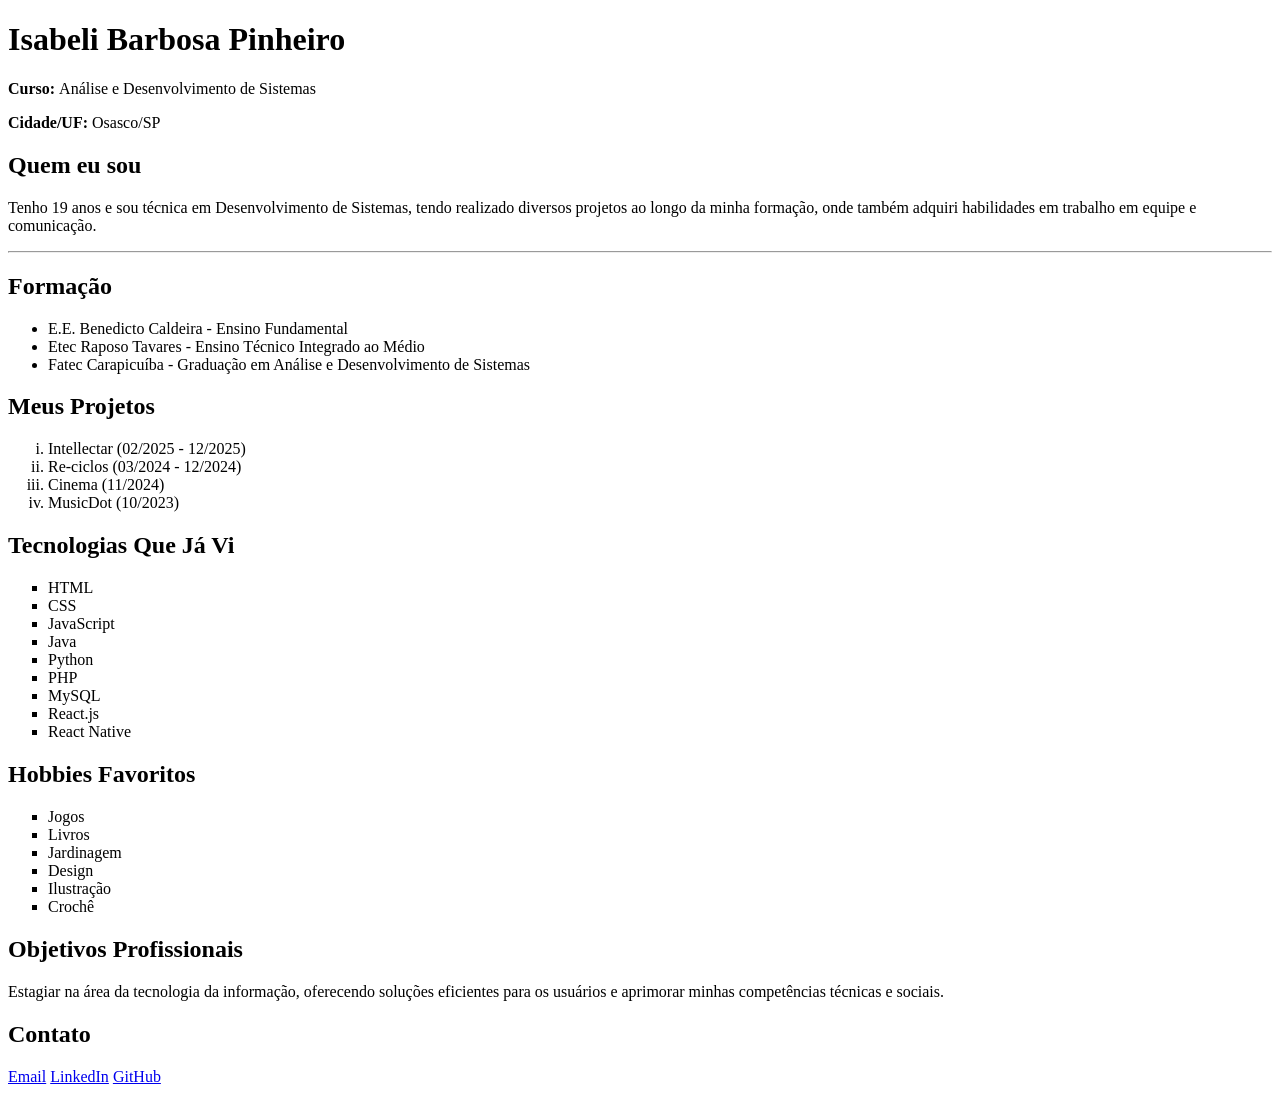
<file: web-103/index.html>
<!doctype html>
<html lang="pt-br">
	<head>
		<meta charset="UTF-8" />
		<title>Cartão de Visita - Isabeli</title>
	</head>
	<body>
		<h1>Isabeli Barbosa Pinheiro</h1>
		<p><strong>Curso: </strong>Análise e Desenvolvimento de Sistemas</p>
		<p><strong>Cidade/UF: </strong>Osasco/SP</p>

		<h2>Quem eu sou</h2>
		<p>
			Tenho 19 anos e sou técnica em Desenvolvimento de Sistemas, tendo realizado diversos
			projetos ao longo da minha formação, onde também adquiri habilidades em trabalho 
			em equipe e comunicação.
		</p>

		<hr />

		<h2>Formação</h2>
        <ul>
            <li>E.E. Benedicto Caldeira - Ensino Fundamental</li>
            <li>Etec Raposo Tavares - Ensino Técnico Integrado ao Médio</li>
            <li>Fatec Carapicuíba - Graduação em Análise e Desenvolvimento de Sistemas</li>
        </ul>
        
		<h2>Meus Projetos</h2>
		<ol type="i">
			<li>Intellectar (02/2025 - 12/2025)</li>
			<li>Re-ciclos (03/2024 - 12/2024)</li>
			<li>Cinema (11/2024)</li>
			<li>MusicDot (10/2023)</li>
		</ol>

		<h2>Tecnologias Que Já Vi</h2>
		<ul type="square">
			<li>HTML</li>
			<li>CSS</li>
			<li>JavaScript</li>
			<li>Java</li>
			<li>Python</li>
			<li>PHP</li>
			<li>MySQL</li>
			<li>React.js</li>
			<li>React Native</li>
		</ul>

		<h2>Hobbies Favoritos</h2>
		<ul type="square">
			<li>Jogos</li>
			<li>Livros</li>
			<li>Jardinagem</li>
			<li>Design</li>
			<li>Ilustração</li>
			<li>Crochê</li>
		</ul>

		<h2>Objetivos Profissionais</h2>
		<p>
            Estagiar na área da tecnologia da informação, oferecendo soluções
            eficientes para os usuários e aprimorar minhas competências
            técnicas e sociais.
        </p>

		<h2>Contato</h2>
		<p>
            <a href="mailto:isabeli.barrr@gmail.com">Email</a>
            <a href="https://br.linkedin.com/">LinkedIn</a>
            <a href="https://github.com/isapinheir">GitHub</a>
        </p>
	</body>
</html>
</file>
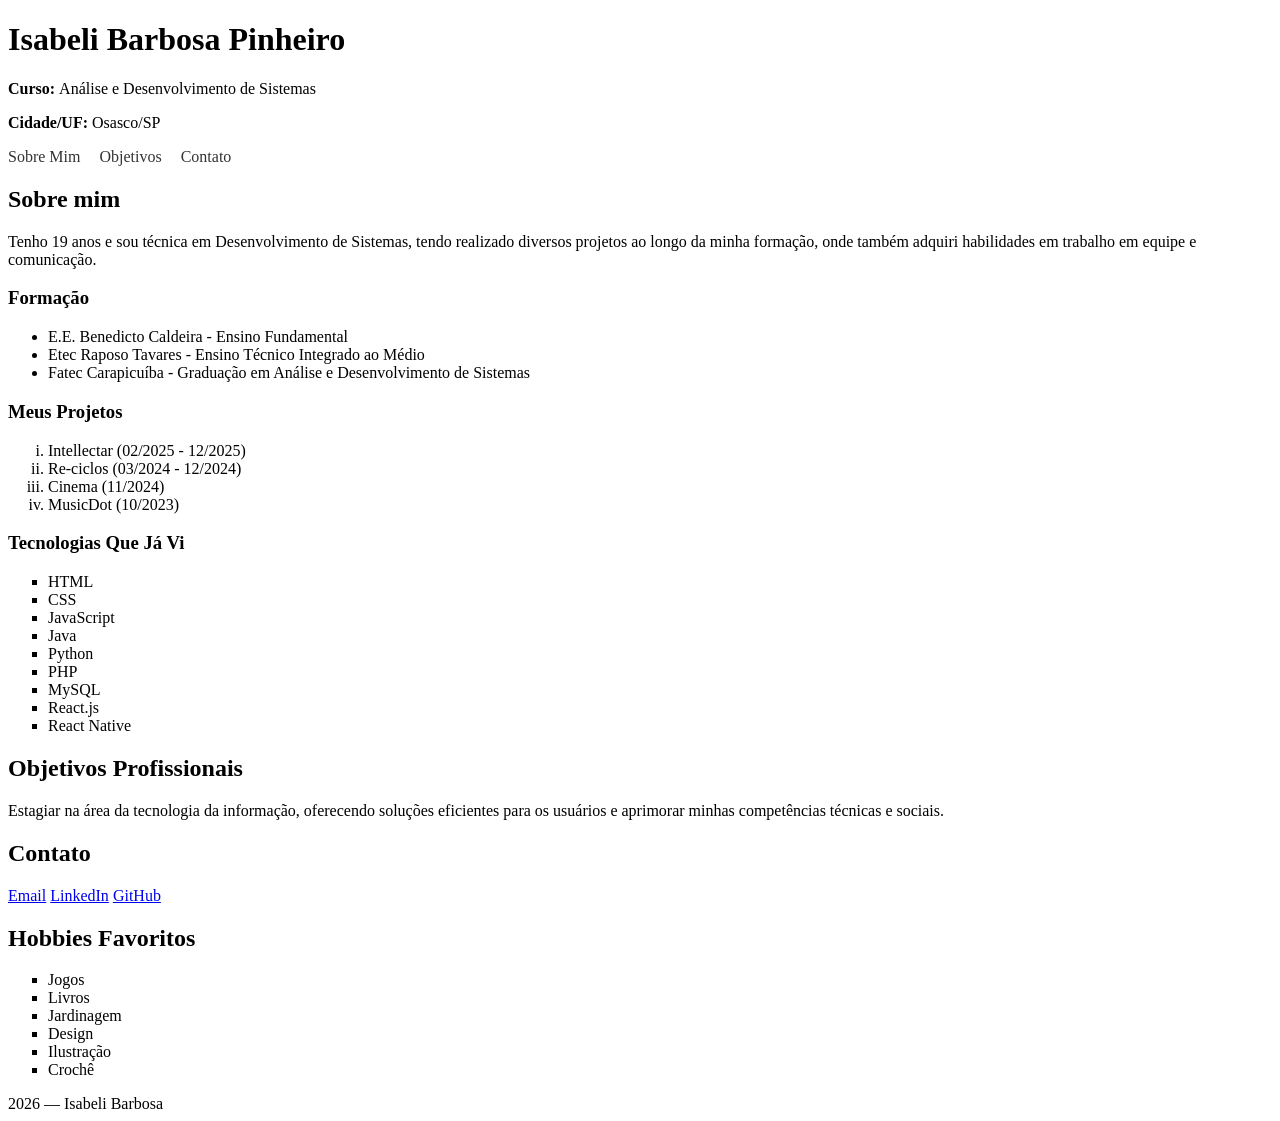
<file: web-104/index.html>
<!DOCTYPE html>
<html lang="pt-br">
<head>
    <meta charset="UTF-8">
    <meta name="viewport" content="width=device-width, initial-scale=1.0">
    <title>Portifólio - Isabeli</title>

    <style>
    html {
        scroll-behavior: smooth;
    }
    nav a {
        margin-right: 15px;
        text-decoration: none;
        color: #333;
    }
    </style>
</head>
<body>
    <header>
        <h1>Isabeli Barbosa Pinheiro</h1>
        <p><strong>Curso: </strong>Análise e Desenvolvimento de Sistemas</p>
		<p><strong>Cidade/UF: </strong>Osasco/SP</p>

        <nav>
            <a href="#sobre">Sobre Mim</a>
            <a href="#objetivos">Objetivos</a>
            <a href="#contato">Contato</a>
        </nav>
    </header>

    <main>
        <section>
            <h2 id="sobre">Sobre mim</h2>
            <p>
                Tenho 19 anos e sou técnica em Desenvolvimento de Sistemas, tendo realizado diversos
                projetos ao longo da minha formação, onde também adquiri habilidades em trabalho 
                em equipe e comunicação.
            </p>
        </section>

        <section>
            <h3>Formação</h3>
            <ul>
                <li>E.E. Benedicto Caldeira - Ensino Fundamental</li>
                <li>Etec Raposo Tavares - Ensino Técnico Integrado ao Médio</li>
                <li>Fatec Carapicuíba - Graduação em Análise e Desenvolvimento de Sistemas</li>
            </ul>
        </section>

        <section>
            <h3>Meus Projetos</h3>
            <ol type="i">
                <li>Intellectar (02/2025 - 12/2025)</li>
                <li>Re-ciclos (03/2024 - 12/2024)</li>
                <li>Cinema (11/2024)</li>
                <li>MusicDot (10/2023)</li>
            </ol>
        </section>

        <section>
    		<h3>Tecnologias Que Já Vi</h3>
            <ul type="square">
                <li>HTML</li>
                <li>CSS</li>
                <li>JavaScript</li>
                <li>Java</li>
                <li>Python</li>
                <li>PHP</li>
                <li>MySQL</li>
                <li>React.js</li>
                <li>React Native</li>
            </ul>
        </section>

        <section>
            <h2 id="objetivos">Objetivos Profissionais</h2>
            <p>
                Estagiar na área da tecnologia da informação, oferecendo soluções
                eficientes para os usuários e aprimorar minhas competências
                técnicas e sociais.
            </p>
        </section>

        </section>
            <h2 id="contato">Contato</h2>
            <p>
                <a href="mailto:isabeli.barrr@gmail.com">Email</a>
                <a href="https://br.linkedin.com/">LinkedIn</a>
                <a href="https://github.com/isapinheir">GitHub</a>
            </p>
        </section>
    </main>

    <aside>
        <h2>Hobbies Favoritos</h2>
		<ul type="square">
			<li>Jogos</li>
			<li>Livros</li>
			<li>Jardinagem</li>
			<li>Design</li>
			<li>Ilustração</li>
			<li>Crochê</li>
		</ul>
    </aside>

    <footer>
        2026 — Isabeli Barbosa
    </footer>
</body>
</html>
</file>
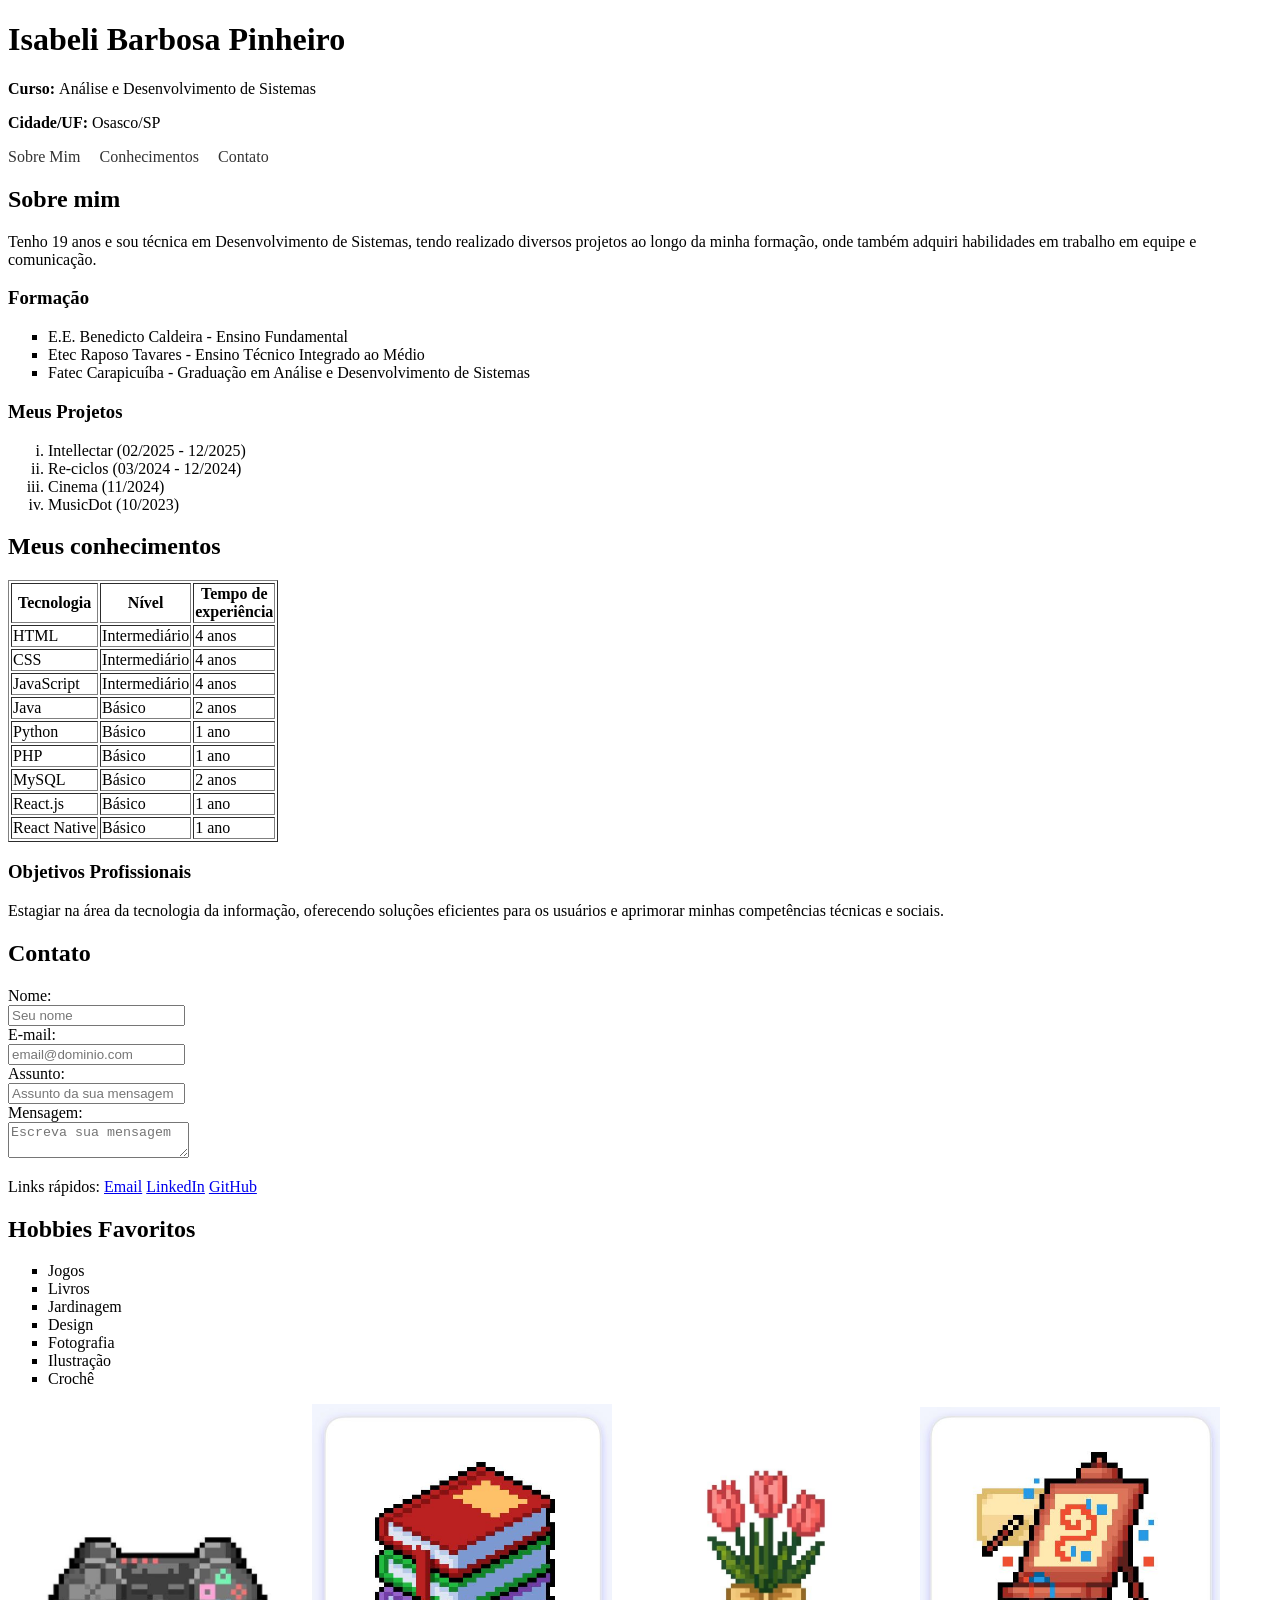
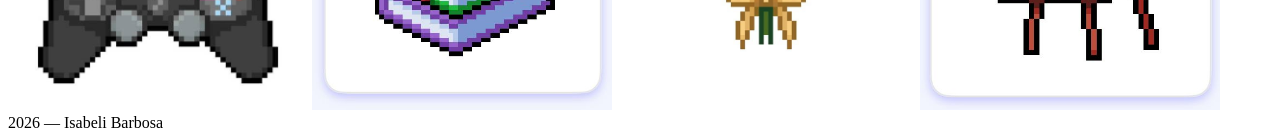
<file: web-105/index.html>
<!DOCTYPE html>
<html lang="pt-br">
<head>
    <meta charset="UTF-8">
    <meta name="viewport" content="width=device-width, initial-scale=1.0">
    <title>Portifólio - Isabeli</title>

    <style>
    html {
        scroll-behavior: smooth;
    }
    nav a {
        margin-right: 15px;
        text-decoration: none;
        color: #333;
    }
    </style>
</head>
<body>
    <header>
        <h1>Isabeli Barbosa Pinheiro</h1>
        <p><strong>Curso: </strong>Análise e Desenvolvimento de Sistemas</p>
		<p><strong>Cidade/UF: </strong>Osasco/SP</p>

        <nav>
            <a href="#sobre">Sobre Mim</a>
            <a href="#conhecimentos">Conhecimentos  </a>
            <a href="#contato">Contato</a>
        </nav>
    </header>

    <main>
        <section>
            <h2 id="sobre">Sobre mim</h2>
            <p>
                Tenho 19 anos e sou técnica em Desenvolvimento de Sistemas, tendo realizado diversos
                projetos ao longo da minha formação, onde também adquiri habilidades em trabalho 
                em equipe e comunicação.
            </p>
        </section>

        <section>
            <h3>Formação</h3>
            <ul type="square">
                <li>E.E. Benedicto Caldeira - Ensino Fundamental</li>
                <li>Etec Raposo Tavares - Ensino Técnico Integrado ao Médio</li>
                <li>Fatec Carapicuíba - Graduação em Análise e Desenvolvimento de Sistemas</li>
            </ul>
        </section>

        <section>
            <h3>Meus Projetos</h3>
            <ol type="i">
                <li>Intellectar (02/2025 - 12/2025)</li>
                <li>Re-ciclos (03/2024 - 12/2024)</li>
                <li>Cinema (11/2024)</li>
                <li>MusicDot (10/2023)</li>
            </ol>
        </section>

        <section id="conhecimentos">
    		<h2>Meus conhecimentos</h2>
            <table border="1">
                <tr>
                    <th>Tecnologia</th>
                    <th>Nível</th>
                    <th>Tempo de <br>experiência</th>
                </tr>
                <tr>
                    <td>HTML</td>
                    <td>Intermediário</td>
                    <td>4 anos</td>
                </tr>
                <tr>
                    <td>CSS</td>
                    <td>Intermediário</td>
                    <td>4 anos</td>
                </tr>
                <tr>
                    <td>JavaScript</td>
                    <td>Intermediário</td>
                    <td>4 anos</td>
                </tr>
                <tr>
                    <td>Java</td>
                    <td>Básico</td>
                    <td>2 anos</td>
                </tr>
                <tr>
                    <td>Python</td>
                    <td>Básico</td>
                    <td>1 ano</td>
                </tr>
                 <tr>
                    <td>PHP</td>
                    <td>Básico</td>
                    <td>1 ano</td>
                </tr>
                <tr>
                    <td>MySQL</td>
                    <td>Básico</td>
                    <td>2 anos</td>
                </tr>
                <tr>
                    <td>React.js</td>
                    <td>Básico</td>
                    <td>1 ano</td>
                </tr>
                <tr>
                    <td>React Native</td>
                    <td>Básico</td>
                    <td>1 ano</td>
                </tr>
            </table>
        </section>

        <section>
            <h3>Objetivos Profissionais</h3>
            <p>
                Estagiar na área da tecnologia da informação, oferecendo soluções
                eficientes para os usuários e aprimorar minhas competências
                técnicas e sociais.
            </p>
        </section>

        </section>
            <h2 id="contato">Contato</h2>
            <form>
                <label for="nomeContato">Nome:</label><br>
                <input type="text" id="nomeContato" placeholder="Seu nome" required><br>

                <label for="emailContato">E-mail:</label><br>
                <input type="email" id="emailContato" placeholder="email@dominio.com" required><br>

                <label for="assunto">Assunto:</label><br>
                <input type="text" id="nomeContato" placeholder="Assunto da sua mensagem" required><br>

                <label for="mensagemContato">Mensagem:</label><br>
                <textarea id="mensagemContato" placeholder="Escreva sua mensagem" required></textarea><br>
            </form>
            <p> Links rápidos:
                <a href="mailto:isabeli.barrr@gmail.com">Email</a>
                <a href="https://br.linkedin.com/">LinkedIn</a>
                <a href="https://github.com/isapinheir">GitHub</a>
            </p>
        </section>
    </main>

    <aside>
        <h2>Hobbies Favoritos</h2>
		<ul type="square">
			<li>Jogos</li>
			<li>Livros</li>
			<li>Jardinagem</li>
			<li>Design</li>
            <li>Fotografia</li>
			<li>Ilustração</li>
			<li>Crochê</li>
		</ul>

        <img src="img/controle.jpeg" alt="Imagem de controle de videogame" width="300px">
        <img src="img/livro.jpeg" alt="Imagem de livros" width="300px">
        <img src="img/flor.jpeg" alt="Imagem de flores" width="300px">
        <img src="img/quadro.jpeg" alt="Imagem de quadro de pintura" width="300px">
    </aside>

    <footer>
        2026 — Isabeli Barbosa
    </footer>
</body>
</html>
</file>
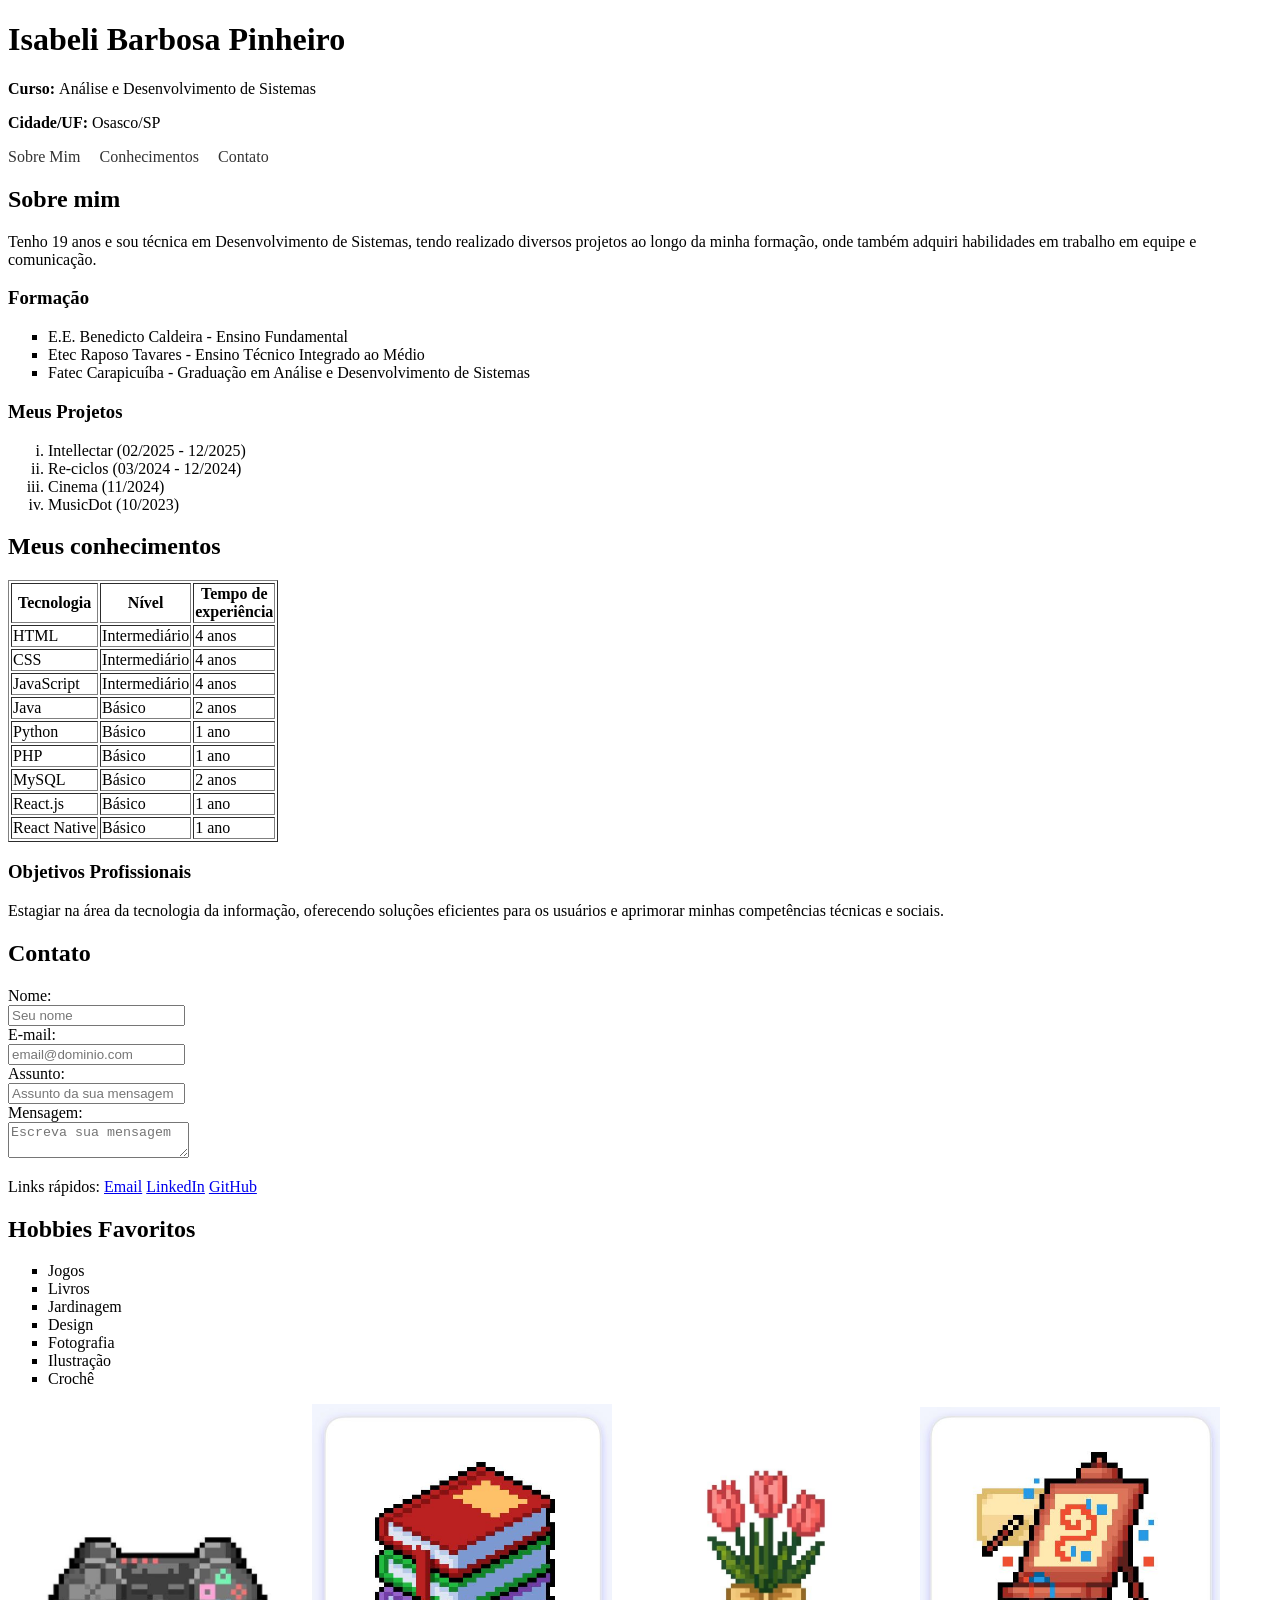
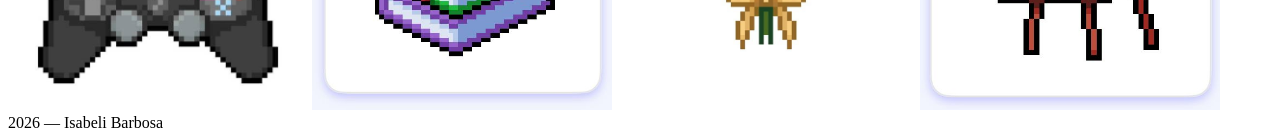
<file: web-106/index.html>
<!DOCTYPE html>
<html lang="pt-br">
<head>
    <meta charset="UTF-8">
    <meta name="viewport" content="width=device-width, initial-scale=1.0">
    <title>Portifólio - Isabeli</title>

    <style>
    html {
        scroll-behavior: smooth;
    }
    nav a {
        margin-right: 15px;
        text-decoration: none;
        color: #333;
    }
    </style>
</head>
<body>
    <header>
        <h1>Isabeli Barbosa Pinheiro</h1>
        <p><strong>Curso: </strong>Análise e Desenvolvimento de Sistemas</p>
		<p><strong>Cidade/UF: </strong>Osasco/SP</p>

        <nav>
            <a href="#sobre">Sobre Mim</a>
            <a href="#conhecimentos">Conhecimentos  </a>
            <a href="#contato">Contato</a>
        </nav>
    </header>

    <main>
        <section>
            <h2 id="sobre">Sobre mim</h2>
            <p>
                Tenho 19 anos e sou técnica em Desenvolvimento de Sistemas, tendo realizado diversos
                projetos ao longo da minha formação, onde também adquiri habilidades em trabalho 
                em equipe e comunicação.
            </p>
        </section>

        <section>
            <h3>Formação</h3>
            <ul type="square">
                <li>E.E. Benedicto Caldeira - Ensino Fundamental</li>
                <li>Etec Raposo Tavares - Ensino Técnico Integrado ao Médio</li>
                <li>Fatec Carapicuíba - Graduação em Análise e Desenvolvimento de Sistemas</li>
            </ul>
        </section>

        <section>
            <h3>Meus Projetos</h3>
            <ol type="i">
                <li>Intellectar (02/2025 - 12/2025)</li>
                <li>Re-ciclos (03/2024 - 12/2024)</li>
                <li>Cinema (11/2024)</li>
                <li>MusicDot (10/2023)</li>
            </ol>
        </section>

        <section id="conhecimentos">
    		<h2>Meus conhecimentos</h2>
            <table border="1">
                <tr>
                    <th>Tecnologia</th>
                    <th>Nível</th>
                    <th>Tempo de <br>experiência</th>
                </tr>
                <tr>
                    <td>HTML</td>
                    <td>Intermediário</td>
                    <td>4 anos</td>
                </tr>
                <tr>
                    <td>CSS</td>
                    <td>Intermediário</td>
                    <td>4 anos</td>
                </tr>
                <tr>
                    <td>JavaScript</td>
                    <td>Intermediário</td>
                    <td>4 anos</td>
                </tr>
                <tr>
                    <td>Java</td>
                    <td>Básico</td>
                    <td>2 anos</td>
                </tr>
                <tr>
                    <td>Python</td>
                    <td>Básico</td>
                    <td>1 ano</td>
                </tr>
                 <tr>
                    <td>PHP</td>
                    <td>Básico</td>
                    <td>1 ano</td>
                </tr>
                <tr>
                    <td>MySQL</td>
                    <td>Básico</td>
                    <td>2 anos</td>
                </tr>
                <tr>
                    <td>React.js</td>
                    <td>Básico</td>
                    <td>1 ano</td>
                </tr>
                <tr>
                    <td>React Native</td>
                    <td>Básico</td>
                    <td>1 ano</td>
                </tr>
            </table>
        </section>

        <section>
            <h3>Objetivos Profissionais</h3>
            <p>
                Estagiar na área da tecnologia da informação, oferecendo soluções
                eficientes para os usuários e aprimorar minhas competências
                técnicas e sociais.
            </p>
        </section>

        </section>
            <h2 id="contato">Contato</h2>
            <form>
                <label for="nomeContato">Nome:</label><br>
                <input type="text" id="nomeContato" placeholder="Seu nome" required><br>

                <label for="emailContato">E-mail:</label><br>
                <input type="email" id="emailContato" placeholder="email@dominio.com" required><br>

                <label for="assunto">Assunto:</label><br>
                <input type="text" id="assunto" placeholder="Assunto da sua mensagem" required><br>

                <label for="mensagemContato">Mensagem:</label><br>
                <textarea id="mensagemContato" placeholder="Escreva sua mensagem" required></textarea><br>
            </form>
            <p> Links rápidos:
                <a href="mailto:isabeli.barrr@gmail.com">Email</a>
                <a href="https://br.linkedin.com/">LinkedIn</a>
                <a href="https://github.com/isapinheir">GitHub</a>
            </p>
        </section>
    </main>

    <aside>
        <h2>Hobbies Favoritos</h2>
		<ul type="square">
			<li>Jogos</li>
			<li>Livros</li>
			<li>Jardinagem</li>
			<li>Design</li>
            <li>Fotografia</li>
			<li>Ilustração</li>
			<li>Crochê</li>
		</ul>

        <img src="img/controle.jpeg" alt="" width="300px">
        <img src="img/livro.jpeg" alt="" width="300px">
        <img src="img/flor.jpeg" alt="" width="300px">
        <img src="img/quadro.jpeg" alt="" width="300px">
    </aside>

    <footer>
        2026 — Isabeli Barbosa
    </footer>
</body>
</html>
</file>
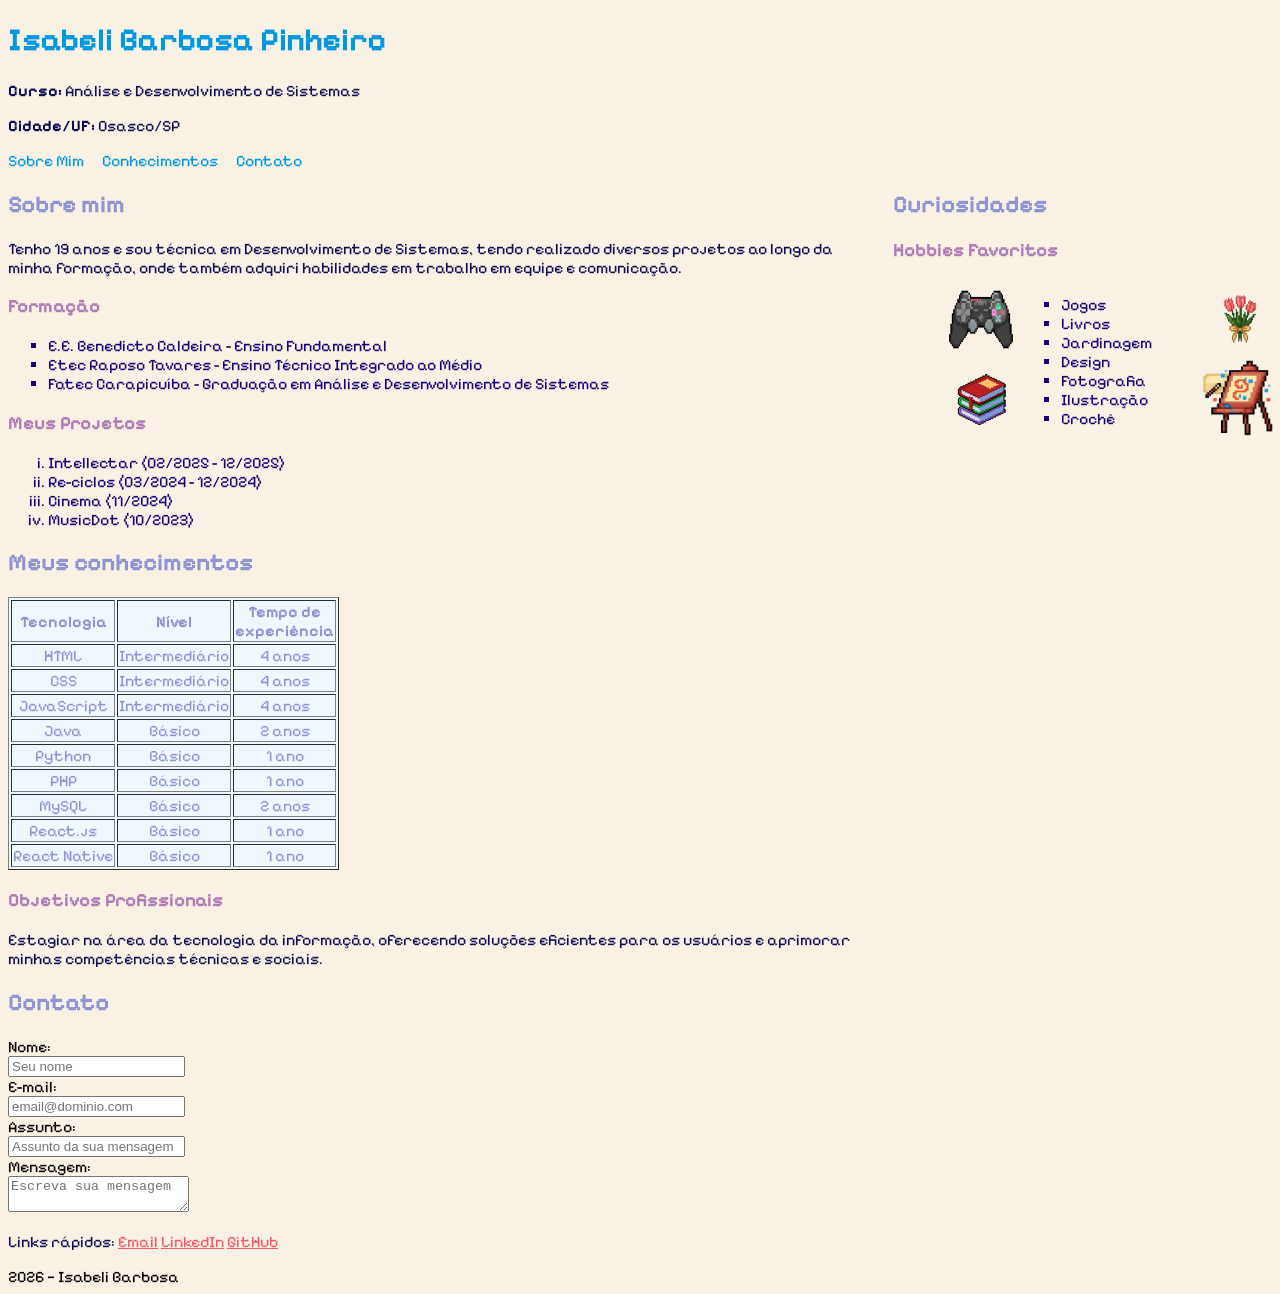
<file: web-107/index.html>
<!DOCTYPE html>
<html lang="pt-br">
<head>
    <meta charset="UTF-8">
    <meta name="viewport" content="width=device-width, initial-scale=1.0">
    <title>Portifólio - Isabeli</title>
    <link rel="stylesheet" href="css/style.css">

</head>
<body>
    <header>
        <h1>Isabeli Barbosa Pinheiro</h1>
        <p><strong>Curso: </strong>Análise e Desenvolvimento de Sistemas</p>
		<p><strong>Cidade/UF: </strong>Osasco/SP</p>

        <nav>
            <a href="#sobre">Sobre Mim</a>
            <a href="#conhecimentos">Conhecimentos  </a>
            <a href="#contato">Contato</a>
        </nav>
    </header>

    <div class="container">

        <main>
            <section>
                <h2 id="sobre">Sobre mim</h2>
                <p>
                    Tenho 19 anos e sou técnica em Desenvolvimento de Sistemas, tendo realizado diversos
                    projetos ao longo da minha formação, onde também adquiri habilidades em trabalho 
                    em equipe e comunicação.
                </p>
            </section>

            <section>
                <h3>Formação</h3>
                <ul type="square">
                    <li>E.E. Benedicto Caldeira - Ensino Fundamental</li>
                    <li>Etec Raposo Tavares - Ensino Técnico Integrado ao Médio</li>
                    <li>Fatec Carapicuíba - Graduação em Análise e Desenvolvimento de Sistemas</li>
                </ul>
            </section>

            <section>
                <h3>Meus Projetos</h3>
                <ol type="i">
                    <li>Intellectar (02/2025 - 12/2025)</li>
                    <li>Re-ciclos (03/2024 - 12/2024)</li>
                    <li>Cinema (11/2024)</li>
                    <li>MusicDot (10/2023)</li>
                </ol>
            </section>

            <section id="conhecimentos">
                <h2>Meus conhecimentos</h2>
                <table border="1">
                    <tr>
                        <th>Tecnologia</th>
                        <th>Nível</th>
                        <th>Tempo de <br>experiência</th>
                    </tr>
                    <tr>
                        <td>HTML</td>
                        <td>Intermediário</td>
                        <td>4 anos</td>
                    </tr>
                    <tr>
                        <td>CSS</td>
                        <td>Intermediário</td>
                        <td>4 anos</td>
                    </tr>
                    <tr>
                        <td>JavaScript</td>
                        <td>Intermediário</td>
                        <td>4 anos</td>
                    </tr>
                    <tr>
                        <td>Java</td>
                        <td>Básico</td>
                        <td>2 anos</td>
                    </tr>
                    <tr>
                        <td>Python</td>
                        <td>Básico</td>
                        <td>1 ano</td>
                    </tr>
                    <tr>
                        <td>PHP</td>
                        <td>Básico</td>
                        <td>1 ano</td>
                    </tr>
                    <tr>
                        <td>MySQL</td>
                        <td>Básico</td>
                        <td>2 anos</td>
                    </tr>
                    <tr>
                        <td>React.js</td>
                        <td>Básico</td>
                        <td>1 ano</td>
                    </tr>
                    <tr>
                        <td>React Native</td>
                        <td>Básico</td>
                        <td>1 ano</td>
                    </tr>
                </table>
            </section>

            <section>
                <h3>Objetivos Profissionais</h3>
                <p>
                    Estagiar na área da tecnologia da informação, oferecendo soluções
                    eficientes para os usuários e aprimorar minhas competências
                    técnicas e sociais.
                </p>
            </section>

            </section>
                <h2 id="contato">Contato</h2>
                <form>
                    <label for="nomeContato">Nome:</label><br>
                    <input type="text" id="nomeContato" placeholder="Seu nome" required><br>

                    <label for="emailContato">E-mail:</label><br>
                    <input type="email" id="emailContato" placeholder="email@dominio.com" required><br>

                    <label for="assunto">Assunto:</label><br>
                    <input type="text" id="assunto" placeholder="Assunto da sua mensagem" required><br>

                    <label for="mensagemContato">Mensagem:</label><br>
                    <textarea id="mensagemContato" placeholder="Escreva sua mensagem" required></textarea><br>
                </form>
                <p> Links rápidos:
                    <a href="mailto:isabeli.barrr@gmail.com">Email</a>
                    <a href="https://br.linkedin.com/">LinkedIn</a>
                    <a href="https://github.com/isapinheir">GitHub</a>
                </p>
            </section>
        </main>

        <aside>
            <h2>Curiosidades</h2>
            <h3>Hobbies Favoritos</h3>
            <div class="hobbies">

                <div class="hobbies-img">
                    <img src="img/controle.png" alt="">
                    <img src="img/livro.png" alt="">
                </div>

                <ul type="square">
                    <li>Jogos</li>
                    <li>Livros</li>
                    <li>Jardinagem</li>
                    <li>Design</li>
                    <li>Fotografia</li>
                    <li>Ilustração</li>
                    <li>Crochê</li>
                </ul>

                <div class="hobbies-img">
                    <img src="img/flor.png" alt="">
                    <img src="img/quadro.png" alt="">
                </div>

            </div>
        </aside>

    </div>

    <footer>
        2026 — Isabeli Barbosa
    </footer>
</body>
</html>
</file>
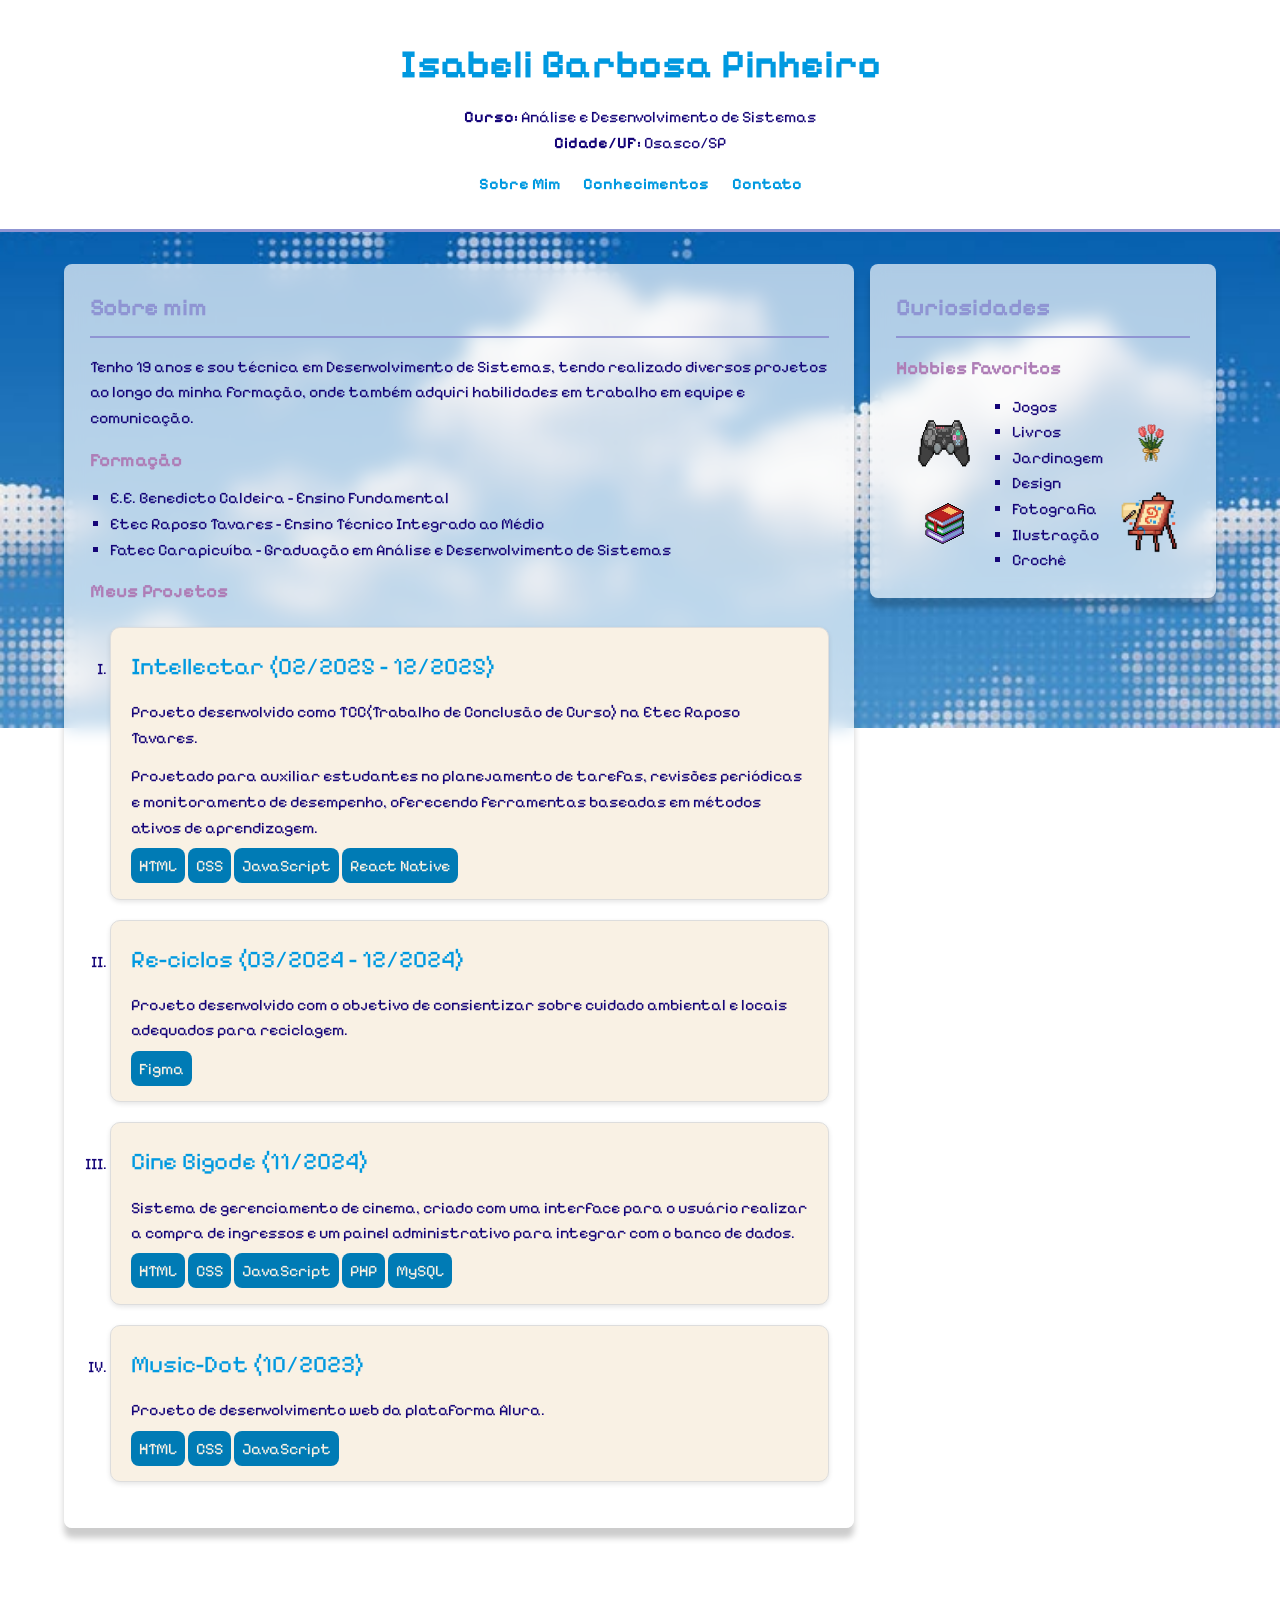
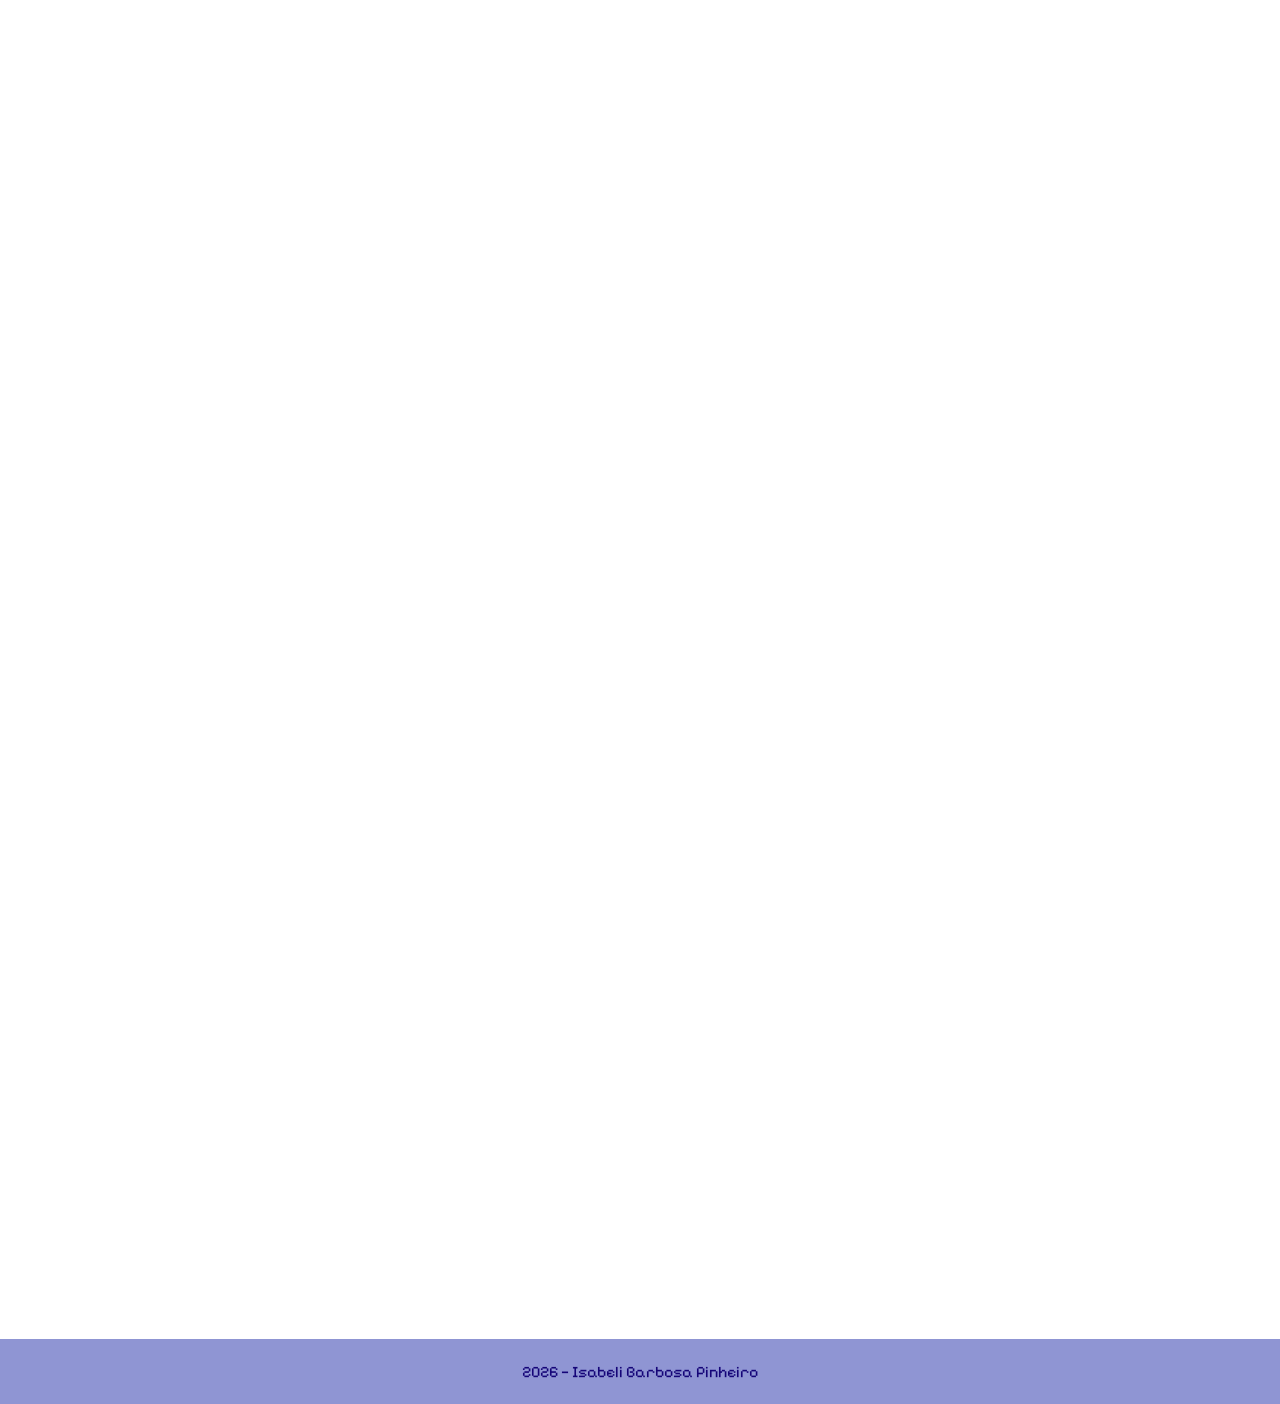
<file: web-108/index.html>
<!DOCTYPE html>
<html lang="pt-br">
<head>
    <meta charset="UTF-8">
    <meta name="viewport" content="width=device-width, initial-scale=1.0">
    <title>Portfólio - Isabeli Barbosa</title>
    <link rel="stylesheet" href="css/style.css">
</head>
<body>
    <header class="cabecalho">
        <h1>Isabeli Barbosa Pinheiro</h1>
        <p><strong>Curso:</strong> Análise e Desenvolvimento de Sistemas</p>
        <p><strong>Cidade/UF:</strong> Osasco/SP</p>

        <nav>
            <a href="#sobre">Sobre Mim</a>
            <a href="#conhecimentos">Conhecimentos</a>
            <a href="#contato">Contato</a>
        </nav>
    </header>

    <div class="container">
        <main>
            <div class="card">
                <section id="sobre">
                    <h2>Sobre mim</h2>
                    <p>
                        Tenho 19 anos e sou técnica em Desenvolvimento de Sistemas, tendo realizado diversos
                        projetos ao longo da minha formação, onde também adquiri habilidades em trabalho 
                        em equipe e comunicação.
                    </p>
                </section>

                <section>
                    <h3>Formação</h3>
                    <ul class="lista quadrada">
                        <li>E.E. Benedicto Caldeira - Ensino Fundamental</li>
                        <li>Etec Raposo Tavares - Ensino Técnico Integrado ao Médio</li>
                        <li>Fatec Carapicuíba - Graduação em Análise e Desenvolvimento de Sistemas</li>
                    </ul>
                </section>

                <section>
                    <h3>Meus Projetos</h3>
                    <ol class="lista romana">
                        <li class="card-secundario">
                            <p class="card-titulo">Intellectar (02/2025 - 12/2025)</p>
                            <p>
                                Projeto desenvolvido como TCC(Trabalho de Conclusão 
                                de Curso) na Etec Raposo Tavares.
                            </p>
                            <p>
                                Projetado para auxiliar estudantes no planejamento
                                de tarefas, revisões periódicas e monitoramento de 
                                desempenho, oferecendo ferramentas baseadas em 
                                métodos ativos de aprendizagem.
                            </p>
                            <p class="card-tec">HTML</p>
                            <p class="card-tec">CSS</p>
                            <p class="card-tec">JavaScript</p>
                            <p class="card-tec">React Native</p>
                        </li>
                        <li class="card-secundario">
                            <p class="card-titulo">Re-ciclos (03/2024 - 12/2024)</p>
                            <p>
                                Projeto desenvolvido com o objetivo de consientizar 
                                sobre cuidado ambiental e locais adequados para 
                                reciclagem.
                            </p>
                            <p class="card-tec">Figma</p>
                        </li>
                        <li class="card-secundario">
                            <p class="card-titulo">Cine Bigode (11/2024)</p>
                            <p>
                                Sistema de gerenciamento de cinema, criado com uma
                                interface para o usuário realizar a compra de 
                                ingressos e um painel administrativo para
                                integrar com o banco de dados.
                            </p>
                            <p class="card-tec">HTML</p>
                            <p class="card-tec">CSS</p>
                            <p class="card-tec">JavaScript</p>
                            <p class="card-tec">PHP</p>
                            <p class="card-tec">MySQL</p>
                        </li>
                        <li class="card-secundario">
                            <p class="card-titulo">Music-Dot (10/2023)</p>
                            <p>
                                Projeto de desenvolvimento web da plataforma Alura.
                            </p>
                            <p class="card-tec">HTML</p>
                            <p class="card-tec">CSS</p>
                            <p class="card-tec">JavaScript</p>
                        </li>
                    </ol>
                </section>
            </div>

            <div class="card">
                <section id="conhecimentos">
                    <h2>Meus conhecimentos</h2>
                    <div class="table-wrapper">
                        <table>
                            <thead>
                                <tr>
                                    <th>Tecnologia</th>
                                    <th>Nível</th>
                                    <th>Tempo de experiência</th>
                                </tr>
                            </thead>
                            <tbody>
                                <tr>
                                    <td>HTML</td>
                                    <td>Intermediário</td>
                                    <td>4 anos</td>
                                </tr>
                                <tr>
                                    <td>CSS</td>
                                    <td>Intermediário</td>
                                    <td>4 anos</td>
                                </tr>
                                <tr>
                                    <td>JavaScript</td>
                                    <td>Intermediário</td>
                                    <td>4 anos</td>
                                </tr>
                                <tr>
                                    <td>Java</td>
                                    <td>Básico</td>
                                    <td>2 anos</td>
                                </tr>
                                <tr>
                                    <td>Python</td>
                                    <td>Básico</td>
                                    <td>1 ano</td>
                                </tr>
                                <tr>
                                    <td>PHP</td>
                                    <td>Básico</td>
                                    <td>1 ano</td>
                                </tr>
                                <tr>
                                    <td>MySQL</td>
                                    <td>Básico</td>
                                    <td>2 anos</td>
                                </tr>
                                <tr>
                                    <td>React.js</td>
                                    <td>Básico</td>
                                    <td>1 ano</td>
                                </tr>
                                <tr>
                                    <td>React Native</td>
                                    <td>Básico</td>
                                    <td>1 ano</td>
                                </tr>
                            </tbody>
                        </table>
                    </div>
                </section>

                <section>
                    <h3>Objetivos Profissionais</h3>
                    <p>
                        Estagiar na área da tecnologia da informação, oferecendo soluções
                        eficientes para os usuários e aprimorar minhas competências
                        técnicas e sociais.
                    </p>
                </section>
            </div>

            <div class="card">
                <section id="contato">
                    <h2>Contato</h2>
                    <form>
                        <label for="nomeContato">Nome:</label>
                        <input type="text" id="nomeContato" placeholder="Seu nome" required>

                        <label for="emailContato">E-mail:</label>
                        <input type="email" id="emailContato" placeholder="email@dominio.com" required>

                        <label for="assunto">Assunto:</label>
                        <input type="text" id="assunto" placeholder="Assunto da sua mensagem" required>

                        <label for="mensagemContato">Mensagem:</label>
                        <textarea id="mensagemContato" rows="4" placeholder="Escreva sua mensagem" required></textarea>

                        <button type="submit" class="btn-enviar">Enviar Mensagem</button>
                    </form>
                    
                    <div class="links-rapidos">
                        <p>Links rápidos:</p>
                            <a href="mailto:isabeli.barrr@gmail.com">Email</a>
                            <a href="https://www.linkedin.com/in/isabeli-barbosa?">LinkedIn</a>
                            <a href="https://github.com/isapinheir">GitHub</a>
                    </div>
                </section>
            </div>
        </main>

        <aside>
            <div class="card">
                <h2>Curiosidades</h2>
                <h3>Hobbies Favoritos</h3>
                <div class="hobbies">
                    <div class="hobbies-img-container">
                        <img src="img/controle.png" alt="">
                        <img src="img/livro.png" alt="">
                    </div>

                    <ul class="lista quadrada">
                        <li>Jogos</li>
                        <li>Livros</li>
                        <li>Jardinagem</li>
                        <li>Design</li>
                        <li>Fotografia</li>
                        <li>Ilustração</li>
                        <li>Crochê</li>
                    </ul>

                    <div class="hobbies-img-container">
                        <img src="img/flor.png" alt="">
                        <img src="img/quadro.png" alt="">
                    </div>
                </div>
            </div>
        </aside>
    </div>

    <footer>
        <p>2026 — Isabeli Barbosa Pinheiro</p>
    </footer>
</body>
</html>
</file>
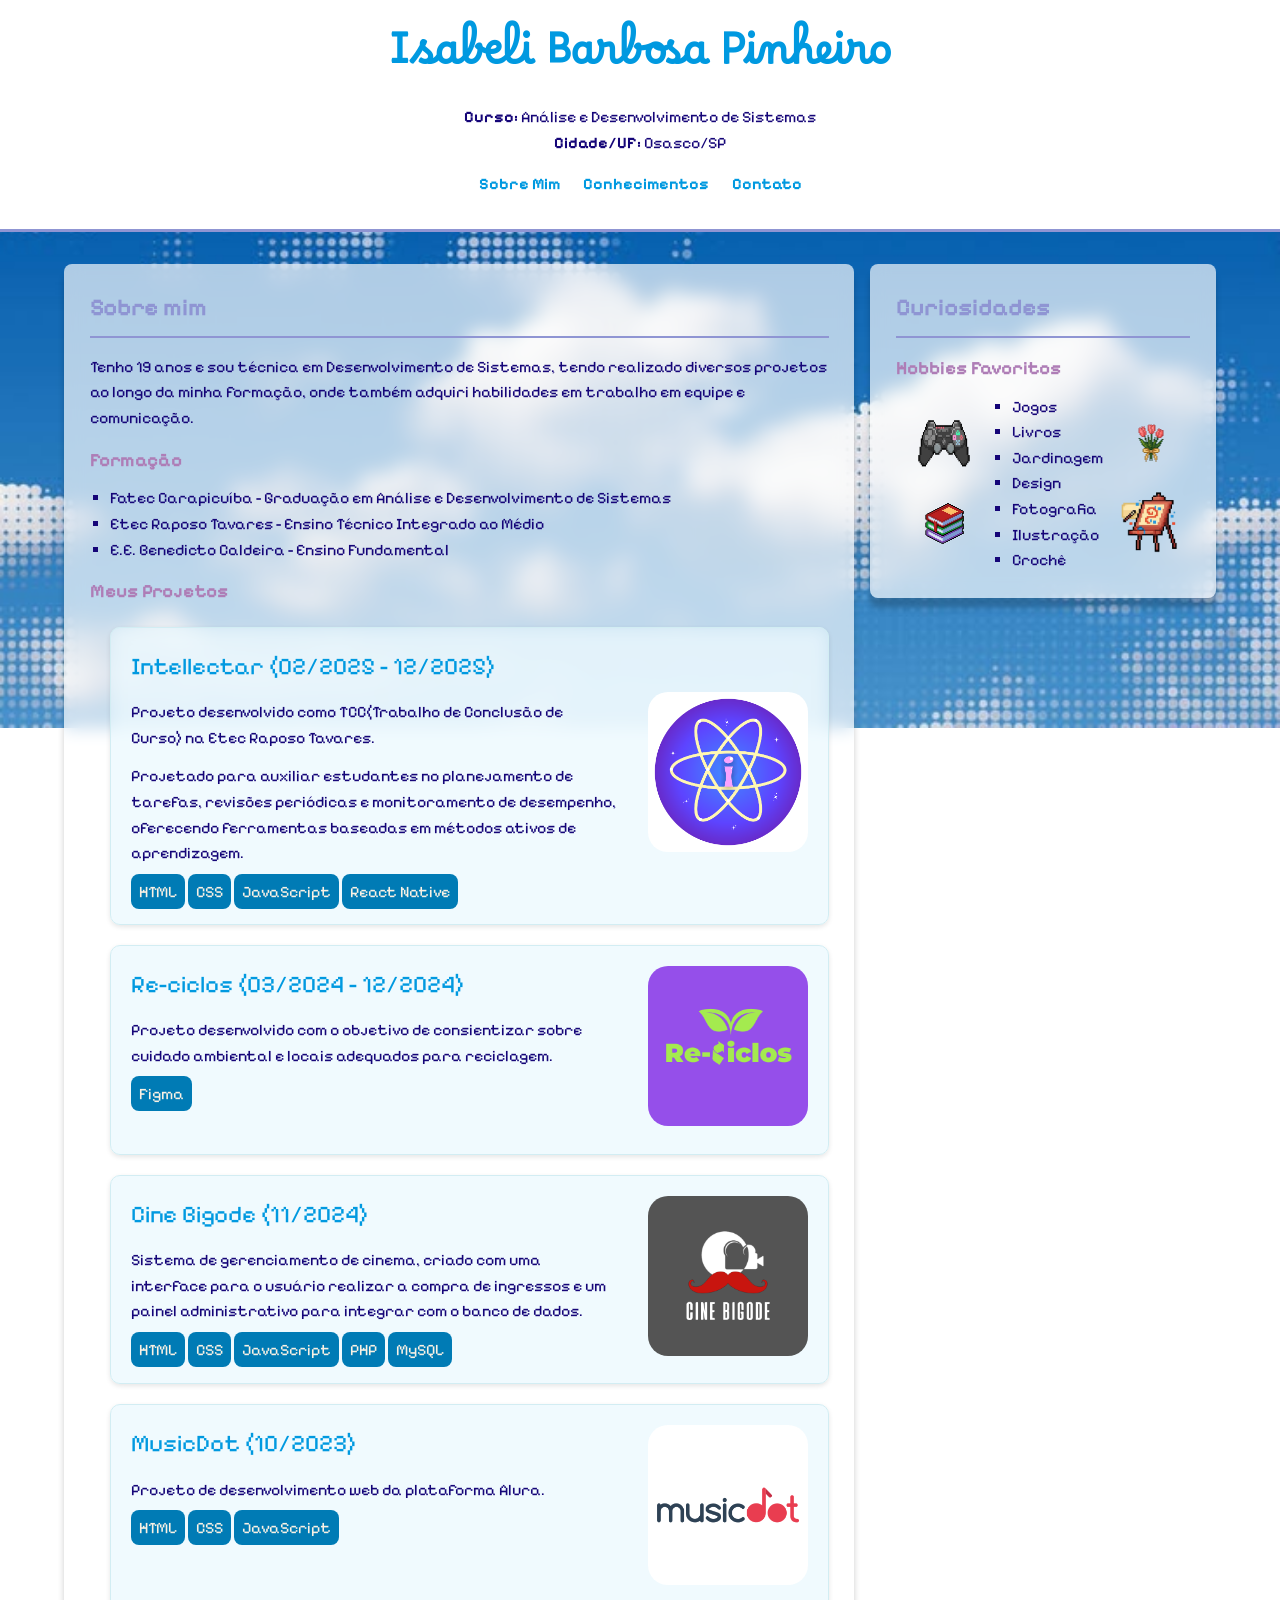
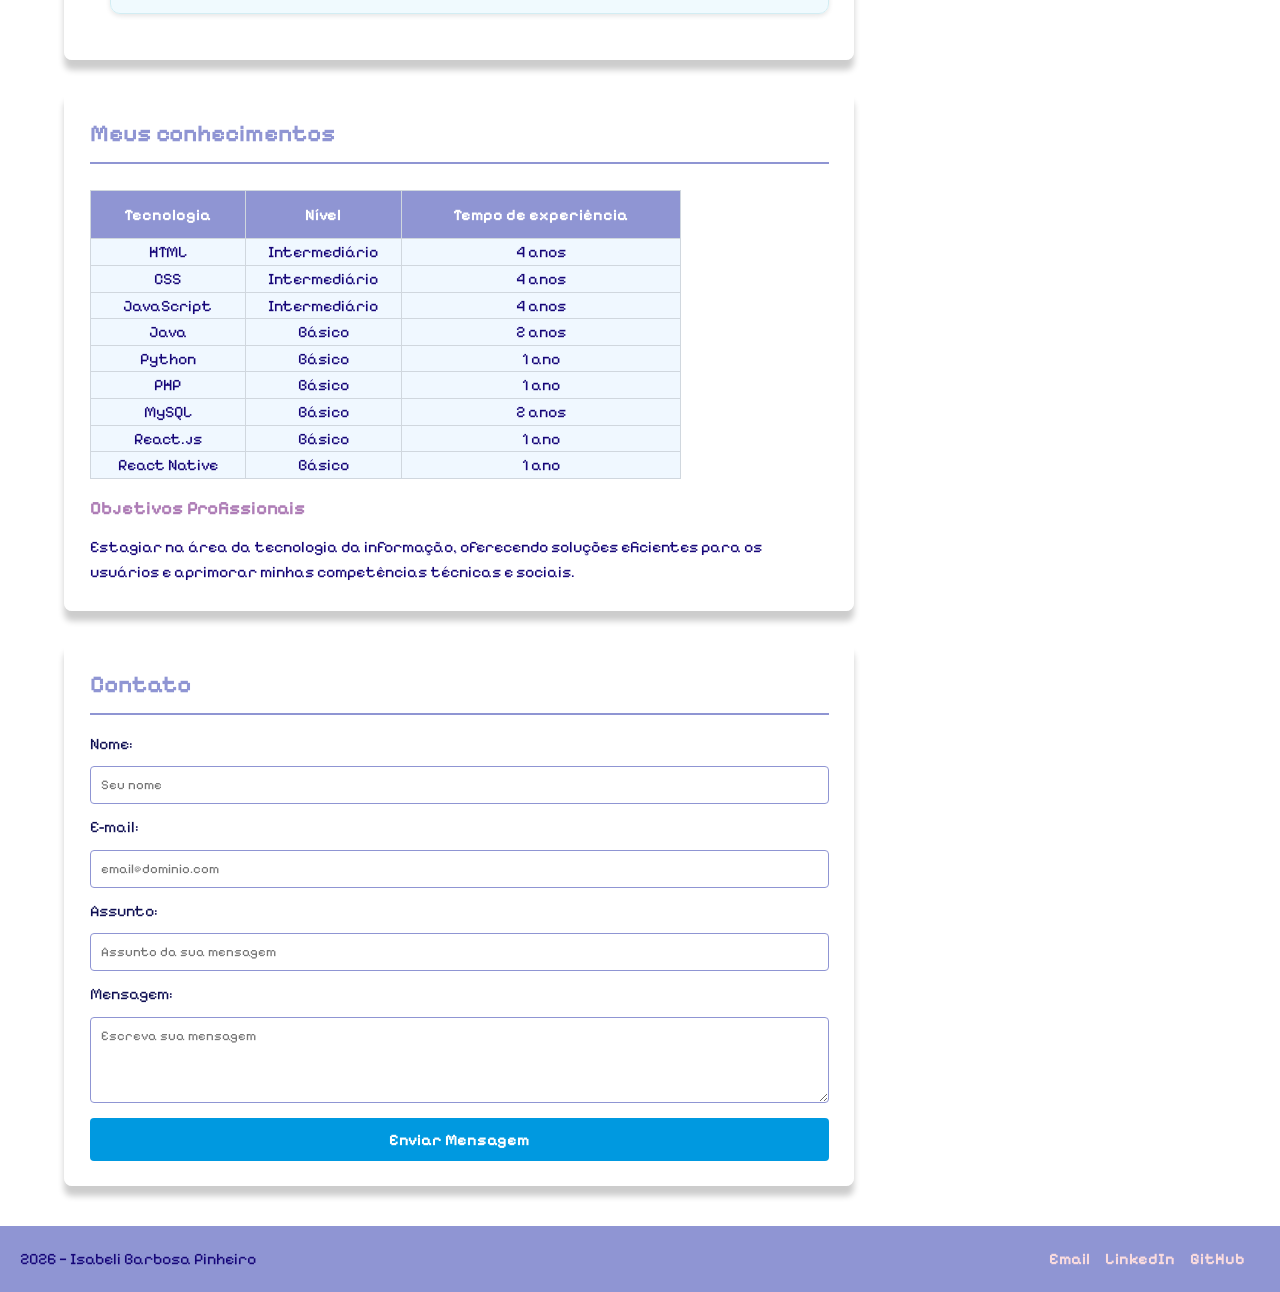
<file: web-109/index.html>
<!DOCTYPE html>
<html lang="pt-br">
<head>
    <meta charset="UTF-8">
    <meta name="viewport" content="width=device-width, initial-scale=1.0">
    <title>Portfólio - Isabeli Barbosa</title>
    <link rel="stylesheet" href="css/style.css">
</head>
<body>
    <header>
        <h1>Isabeli Barbosa Pinheiro</h1>
        <p><strong>Curso:</strong> Análise e Desenvolvimento de Sistemas</p>
        <p><strong>Cidade/UF:</strong> Osasco/SP</p>

        <nav>
            <a href="#sobre">Sobre Mim</a>
            <a href="#conhecimentos">Conhecimentos</a>
            <a href="#contato">Contato</a>
        </nav>
    </header>

    <div class="container">
        <main>
            <div class="card">
                <section id="sobre">
                    <h2>Sobre mim</h2>
                    <p>
                        Tenho 19 anos e sou técnica em Desenvolvimento de Sistemas, tendo realizado diversos
                        projetos ao longo da minha formação, onde também adquiri habilidades em trabalho 
                        em equipe e comunicação.
                    </p>

                </section>

                <section>
                    <h3>Formação</h3>
                    <ul class="lista quadrada">
                        <li>Fatec Carapicuíba - Graduação em Análise e Desenvolvimento de Sistemas</li>
                        <li>Etec Raposo Tavares - Ensino Técnico Integrado ao Médio</li>
                        <li>E.E. Benedicto Caldeira - Ensino Fundamental</li>
                    </ul>
                </section>

                <section>
                    <h3>Meus Projetos</h3>
                    <ol class="lista romana">

                        <li class="card-projeto">
                            <div class="card-projeto-principal">
                                <p class="card-projeto-titulo">Intellectar (02/2025 - 12/2025)</p>
                                <p>
                                    Projeto desenvolvido como TCC(Trabalho de Conclusão 
                                    de Curso) na Etec Raposo Tavares.
                                </p>
                                <p>
                                    Projetado para auxiliar estudantes no planejamento
                                    de tarefas, revisões periódicas e monitoramento de 
                                    desempenho, oferecendo ferramentas baseadas em 
                                    métodos ativos de aprendizagem.
                                </p>
                                <p class="card-tec">HTML</p>
                                <p class="card-tec">CSS</p>
                                <p class="card-tec">JavaScript</p>
                                <p class="card-tec">React Native</p>
                            </div>
                        
                            <div class="card-projeto-secundario">
                                <img src="img/projeto-intellectar.png" alt="Logo do Intellectar">
                            </div>
                        </li>

                        <li class="card-projeto">
                            <div class="card-projeto-principal">
                                <p class="card-projeto-titulo">Re-ciclos (03/2024 - 12/2024)</p>
                                <p>
                                    Projeto desenvolvido com o objetivo de consientizar 
                                    sobre cuidado ambiental e locais adequados para 
                                    reciclagem.
                                </p>
                                <p class="card-tec">Figma</p>
                            </div>
                        
                            <div class="card-projeto-secundario">
                                <img src="img/projeto-reciclos.png" alt="Logo do Re-ciclos">
                            </div>
                        </li>

                        <li class="card-projeto">
                            <div class="card-projeto-principal">
                                <p class="card-projeto-titulo">Cine Bigode (11/2024)</p>
                                <p>
                                    Sistema de gerenciamento de cinema, criado com uma
                                    interface para o usuário realizar a compra de 
                                    ingressos e um painel administrativo para
                                    integrar com o banco de dados.
                                </p>
                                
                                <p class="card-tec">HTML</p>
                                <p class="card-tec">CSS</p>
                                <p class="card-tec">JavaScript</p>
                                <p class="card-tec">PHP</p>
                                <p class="card-tec">MySQL</p>
                            </div>
                            <div class="card-projeto-secundario">
                                <img src="img/projeto-cine.png" alt="Logo do Cine Bigode">
                            </div>
                        </li>

                        <li class="card-projeto">
                            <div class="card-projeto-principal">
                                <p class="card-projeto-titulo">MusicDot (10/2023)</p>
                                <p>
                                    Projeto de desenvolvimento web da plataforma Alura.
                                </p>
                                <p class="card-tec">HTML</p>
                                <p class="card-tec">CSS</p>
                                <p class="card-tec">JavaScript</p>
                            </div>
                            <div class="card-projeto-secundario">
                                <img src="img/projeto-music-dot.png" alt="Logo do MusicDot">
                            </div>
                        </li>
                    
                    </ol>

                </section>
            </div>

            <div class="card">
                <section id="conhecimentos">
                    <h2>Meus conhecimentos</h2>
                    <div class="table-wrapper">
                        <table>
                            <thead>
                                <tr>
                                    <th>Tecnologia</th>
                                    <th>Nível</th>
                                    <th>Tempo de experiência</th>
                                </tr>
                            </thead>
                            <tbody>
                                <tr>
                                    <td>HTML</td>
                                    <td>Intermediário</td>
                                    <td>4 anos</td>
                                </tr>
                                <tr>
                                    <td>CSS</td>
                                    <td>Intermediário</td>
                                    <td>4 anos</td>
                                </tr>
                                <tr>
                                    <td>JavaScript</td>
                                    <td>Intermediário</td>
                                    <td>4 anos</td>
                                </tr>
                                <tr>
                                    <td>Java</td>
                                    <td>Básico</td>
                                    <td>2 anos</td>
                                </tr>
                                <tr>
                                    <td>Python</td>
                                    <td>Básico</td>
                                    <td>1 ano</td>
                                </tr>
                                <tr>
                                    <td>PHP</td>
                                    <td>Básico</td>
                                    <td>1 ano</td>
                                </tr>
                                <tr>
                                    <td>MySQL</td>
                                    <td>Básico</td>
                                    <td>2 anos</td>
                                </tr>
                                <tr>
                                    <td>React.js</td>
                                    <td>Básico</td>
                                    <td>1 ano</td>
                                </tr>
                                <tr>
                                    <td>React Native</td>
                                    <td>Básico</td>
                                    <td>1 ano</td>
                                </tr>
                            </tbody>
                        </table>
                    </div>
                </section>

                <section>
                    <h3>Objetivos Profissionais</h3>
                    <p>
                        Estagiar na área da tecnologia da informação, oferecendo soluções
                        eficientes para os usuários e aprimorar minhas competências
                        técnicas e sociais.
                    </p>
                </section>
            </div>

            <div class="card">
                <section id="contato">
                    <h2>Contato</h2>
                    <form>
                        <label for="nomeContato">Nome:</label>
                        <input type="text" id="nomeContato" placeholder="Seu nome" required>

                        <label for="emailContato">E-mail:</label>
                        <input type="email" id="emailContato" placeholder="email@dominio.com" required>

                        <label for="assunto">Assunto:</label>
                        <input type="text" id="assunto" placeholder="Assunto da sua mensagem" required>

                        <label for="mensagemContato">Mensagem:</label>
                        <textarea id="mensagemContato" rows="4" placeholder="Escreva sua mensagem" required></textarea>

                        <button type="submit" class="btn-enviar">Enviar Mensagem</button>
                    </form>
                </section>
            </div>
        </main>

        <aside>
            <div class="card">
                <h2>Curiosidades</h2>
                <h3>Hobbies Favoritos</h3>
                <div class="hobbies">
                    <div class="hobbies-img-container">
                        <img src="img/controle.png" alt="">
                        <img src="img/livro.png" alt="">
                    </div>

                    <ul class="lista quadrada">
                        <li>Jogos</li>
                        <li>Livros</li>
                        <li>Jardinagem</li>
                        <li>Design</li>
                        <li>Fotografia</li>
                        <li>Ilustração</li>
                        <li>Crochê</li>
                    </ul>

                    <div class="hobbies-img-container">
                        <img src="img/flor.png" alt="">
                        <img src="img/quadro.png" alt="">
                    </div>
                </div>
            </div>
        </aside>
    </div>

    <footer>
        <p>2026 — Isabeli Barbosa Pinheiro</p>
        <div class="links-rapidos">
            <a href="mailto:isabeli.barrr@gmail.com">Email</a>
            <a href="https://www.linkedin.com/in/isabeli-barbosa?">LinkedIn</a>
            <a href="https://github.com/isapinheir">GitHub</a>
        </div>
    </footer>
</body>
</html>
</file>
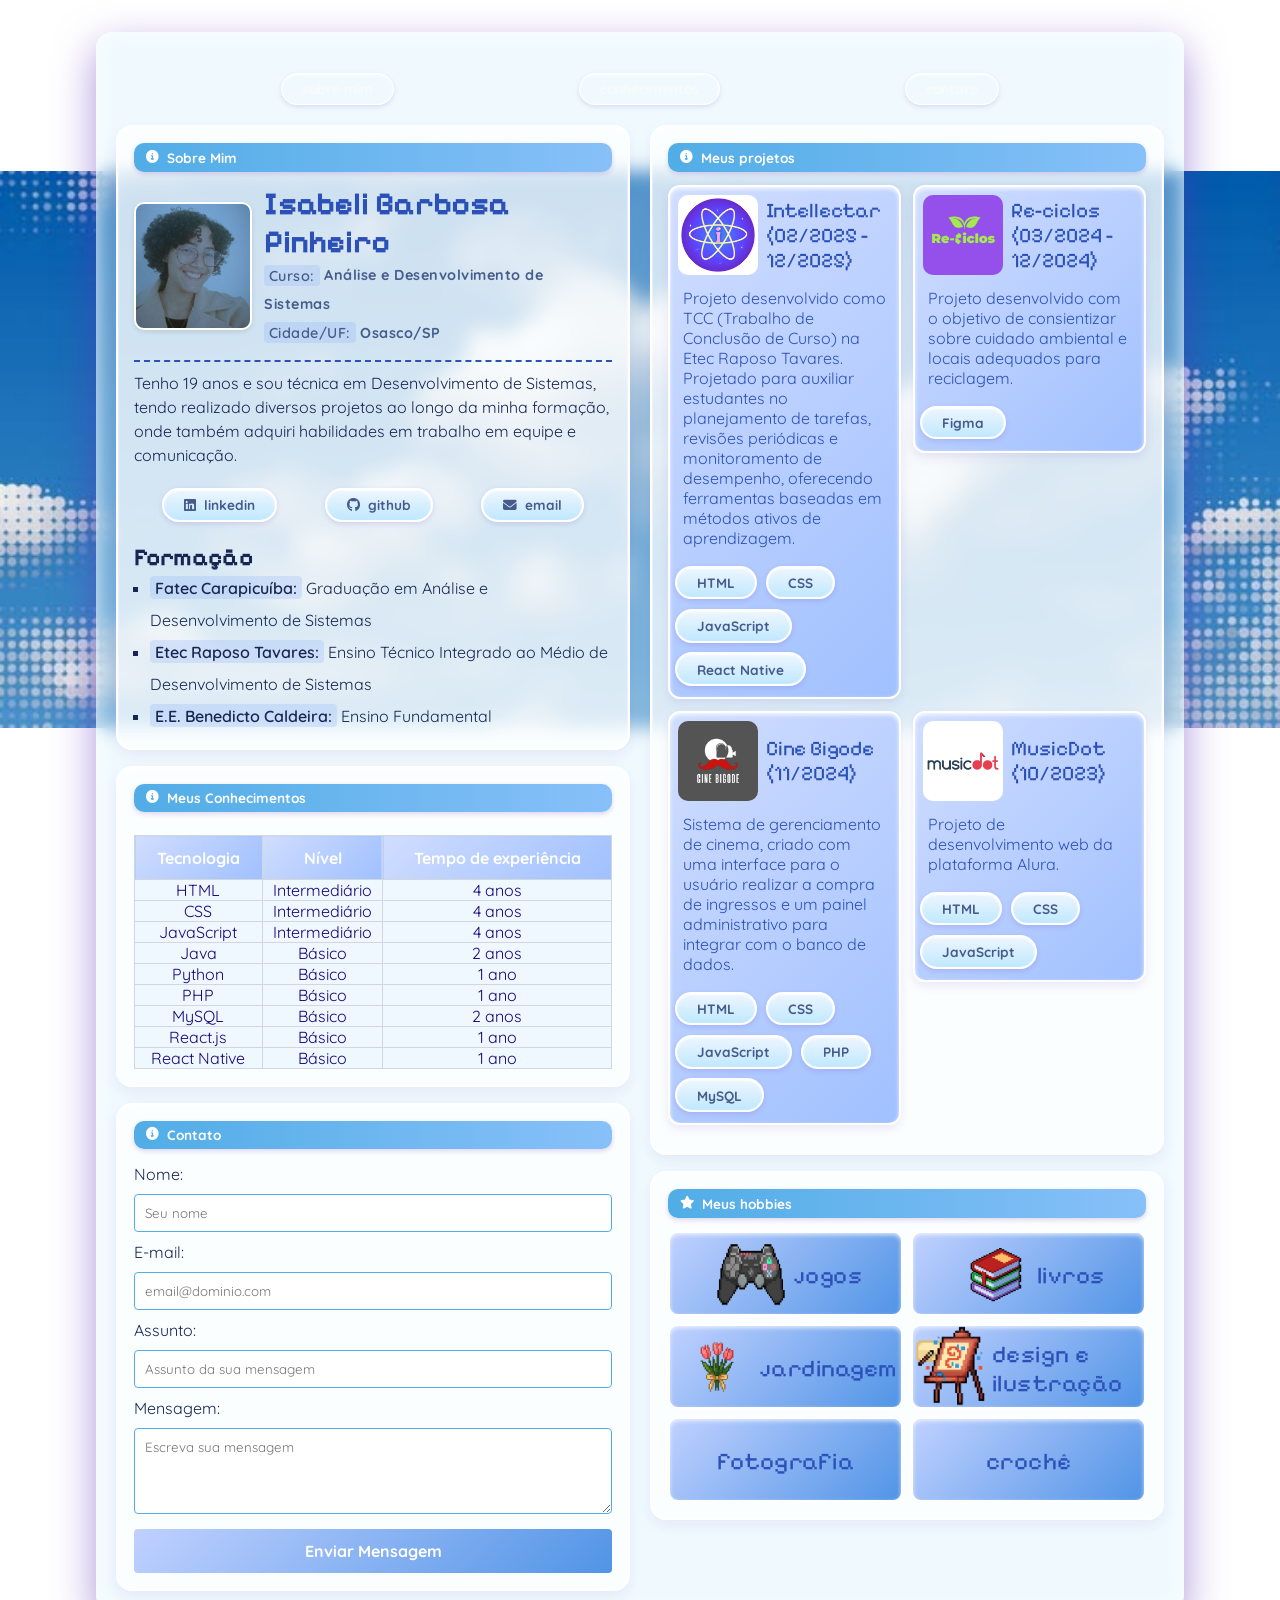
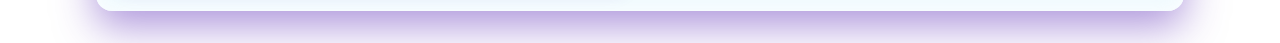
<file: web-110/index.html>
<!DOCTYPE html>
<html lang="pt-br">
<head>
    <meta charset="UTF-8">
    <meta name="viewport" content="width=device-width, initial-scale=1.0">
    <title>Portfólio - Isabeli Barbosa</title>
    <link rel="stylesheet" href="https://cdnjs.cloudflare.com/ajax/libs/font-awesome/6.4.0/css/all.min.css">
    <link rel="stylesheet" href="css/style.css">
    
</head>
<body>
    <main>
                         
        <nav class="nav-tabs">
            <a href="#sobre" class="pilula navegacao">sobre mim</a>
            <a href="#conhecimentos" class="pilula navegacao">conhecimentos</a>
            <a href="#contato" class="pilula navegacao">contato</a>
        </nav>

        <div class="container-grid">
            
            <div style="display: flex; flex-direction: column; gap: 1rem;">
                
                <!-- SEÇÃO SOBRE MIM -->
                <section class="card" id="sobre">
                    <div class="card-header">
                        <i class="fa-solid fa-circle-info"></i>
                        <span>Sobre Mim</span>
                    </div>
                    
                    <div class="profile-info">
                        <div class="profile-avatar-box"></div>
                        <div class="profile-name-group">
                            <h2>Isabeli Barbosa Pinheiro</h2>
                            <div class="profile-sub"><strong class="highlight">Curso:</strong> Análise e Desenvolvimento de Sistemas</div>
                            <div class="profile-sub"><strong class="highlight">Cidade/UF:</strong> Osasco/SP</div>
                        </div>
                    </div>

                    <hr>

                    <p class="bio-text">
                        Tenho 19 anos e sou técnica em Desenvolvimento de Sistemas, tendo realizado diversos
                        projetos ao longo da minha formação, onde também adquiri habilidades em trabalho 
                        em equipe e comunicação.
                    </p>

                    <div class="nav-tabs">
                        <a href="https://www.linkedin.com/in/isabeli-barbosa?" class="pilula link"><i class="fa-brands fa-linkedin"></i>linkedin</a>
                        <a href="https://github.com/isapinheir" class="pilula link"><i class="fa-brands fa-github"></i>github</a>
                        <a href="mailto:isabeli.barrr@gmail.com" class="pilula link"><i class="fa-solid fa-envelope"></i>email</a>
                    </div>

                    <h2>Formação</h2>
                    <ul class="lista quadrada">
                        <li><strong class="highlight">Fatec Carapicuíba:</strong> Graduação em Análise e Desenvolvimento de Sistemas</li>
                        <li><strong class="highlight">Etec Raposo Tavares:</strong> Ensino Técnico Integrado ao Médio de Desenvolvimento de Sistemas</li>
                        <li><strong class="highlight">E.E. Benedicto Caldeira:</strong> Ensino Fundamental</li>
                    </ul>
                </section>

                <!-- SEÇÃO DE CONHECIMENTOS -->
                <section class="card transparente" id="conhecimentos">

                    <div class="card-header">
                            <i class="fa-solid fa-circle-info"></i>
                            <span>Meus Conhecimentos</span>
                        </div>

                    <div class="table-wrapper">
                        <table>
                            <thead>
                                <tr>
                                    <th>Tecnologia</th>
                                    <th>Nível</th>
                                    <th>Tempo de experiência</th>
                                </tr>
                            </thead>
                            <tbody>
                                <tr>
                                    <td>HTML</td>
                                    <td>Intermediário</td>
                                    <td>4 anos</td>
                                </tr>
                                <tr>
                                    <td>CSS</td>
                                    <td>Intermediário</td>
                                    <td>4 anos</td>
                                </tr>
                                <tr>
                                    <td>JavaScript</td>
                                    <td>Intermediário</td>
                                    <td>4 anos</td>
                                </tr>
                                <tr>
                                    <td>Java</td>
                                    <td>Básico</td>
                                    <td>2 anos</td>
                                </tr>
                                <tr>
                                    <td>Python</td>
                                    <td>Básico</td>
                                    <td>1 ano</td>
                                </tr>
                                <tr>
                                    <td>PHP</td>
                                    <td>Básico</td>
                                    <td>1 ano</td>
                                </tr>
                                <tr>
                                    <td>MySQL</td>
                                    <td>Básico</td>
                                    <td>2 anos</td>
                                </tr>
                                <tr>
                                    <td>React.js</td>
                                    <td>Básico</td>
                                    <td>1 ano</td>
                                </tr>
                                <tr>
                                    <td>React Native</td>
                                    <td>Básico</td>
                                    <td>1 ano</td>
                                </tr>
                            </tbody>
                        </table>
                    </div>
                </section>

                <!-- SEÇÃO DE CONTATO -->
                <section class="card" id="contato">
                    <div class="card-header">
                        <i class="fa-solid fa-circle-info"></i>
                        <span>Contato</span>
                    </div>

                    <form>
                            <label for="nomeContato">Nome:</label>
                            <input type="text" id="nomeContato" placeholder="Seu nome" required>
                            
                            <label for="emailContato">E-mail:</label>
                            <input type="email" id="emailContato" placeholder="email@dominio.com" required>
                            
                            <label for="assunto">Assunto:</label>
                            <input type="text" id="assunto" placeholder="Assunto da sua mensagem" required>

                            <label for="mensagemContato">Mensagem:</label>
                            <textarea id="mensagemContato" rows="4" placeholder="Escreva sua mensagem" required></textarea>

                        <button type="submit" class="btn-enviar">Enviar Mensagem</button>
                    </form>
                    
                </section>

                
            </div>

            <!-- COLUNA 2 -->
            <div style="display: flex; flex-direction: column; gap: 1rem;">
                
                <!-- SEÇÃO DE PROJETOS -->
                <section class="card transparente">

                    <div class="card-header">
                        <i class="fa-solid fa-circle-info"></i>
                        <span>Meus projetos</span>
                    </div>

                    <div class="media-grid-2x2">

                        <div class="card-projeto">
                            <div class="card-projeto-container">
                                <img src="img/projeto-intellectar.png" alt="Logo do Intellectar">
                                <p class="card-projeto-titulo">Intellectar (02/2025 - 12/2025)</p>
                            </div>
                            <div class="card-projeto-container">
                                <p class="card-projeto-desc">
                                    Projeto desenvolvido como TCC (Trabalho de Conclusão 
                                    de Curso) na Etec Raposo Tavares.<br>
                                    Projetado para auxiliar estudantes no planejamento
                                    de tarefas, revisões periódicas e monitoramento de 
                                    desempenho, oferecendo ferramentas baseadas em 
                                    métodos ativos de aprendizagem.
                                </p>
                                <div class="card-projeto-container">
                                    <p class="pilula">HTML</p>
                                    <p class="pilula">CSS</p>
                                    <p class="pilula">JavaScript</p>
                                    <p class="pilula">React Native</p>
                                </div>
                            </div>
                        </div>

                        <div class="card-projeto">
                            <div class="card-projeto-container">
                                <img src="img/projeto-reciclos.png" alt="Logo do Re-ciclos">
                                <p class="card-projeto-titulo">Re-ciclos (03/2024 - 12/2024)</p>
                            </div>
                            <div class="card-projeto-container">
                                <p class="card-projeto-desc">
                                    Projeto desenvolvido com o objetivo de consientizar 
                                    sobre cuidado ambiental e locais adequados para 
                                    reciclagem.
                                </p>
                                <div class="card-projeto-container">
                                    <p class="pilula">Figma</p>
                                </div>
                            </div>
                        </div>

                        <div class="card-projeto">
                            <div class="card-projeto-container">
                                <img src="img/projeto-cine.png" alt="Logo do Cine Bigode">
                                <p class="card-projeto-titulo">Cine Bigode (11/2024)</p>
                            </div>
                            <div class="card-projeto-container">
                                <p class="card-projeto-desc">
                                    Sistema de gerenciamento de cinema, criado com uma
                                    interface para o usuário realizar a compra de 
                                    ingressos e um painel administrativo para
                                    integrar com o banco de dados.
                                </p>
                                <div class="card-projeto-container">
                                    <p class="pilula">HTML</p>
                                    <p class="pilula">CSS</p>
                                    <p class="pilula">JavaScript</p>
                                    <p class="pilula">PHP</p>
                                    <p class="pilula">MySQL</p>
                                </div>
                            </div>
                        </div>                        

                        <div class="card-projeto">
                            <div class="card-projeto-container">
                                <img src="img/projeto-music-dot.png" alt="Logo da MusicDot">
                                <p class="card-projeto-titulo">MusicDot (10/2023)</p>
                            </div>
                            <div class="card-projeto-container">
                                <p class="card-projeto-desc">
                                    Projeto de desenvolvimento web da plataforma Alura.
                                </p>
                                <div class="card-projeto-container">
                                    <p class="pilula">HTML</p>
                                    <p class="pilula">CSS</p>
                                    <p class="pilula">JavaScript</p>
                                </div>
                            </div>
                        </div>


                    </div>
                </section>

                <!-- SEÇÃO DE CURIOSIDADES -->
                <section class="card">

                    <div class="card-header">
                        <i class="fa-solid fa-star"></i>
                        <span>Meus hobbies</span>
                    </div>

                    <section class="mini-img-grid">
                        <div class="mini-img-box"><img src="img/controle.png"><p>jogos</p></div>
                        <div class="mini-img-box"><img src="img/livro.png"><p>livros</p></div>
                        <div class="mini-img-box"><img src="img/flor.png"><p>jardinagem</p></div>
                        <div class="mini-img-box"><img src="img/quadro.png"><p>design e ilustração</p></div>
                        <div class="mini-img-box"><p>fotografia</p></div>
                        <div class="mini-img-box"><p>crochê</p></div>
                    </section>
                </section>

            </div>

        </div>  

    </main>

    <!-- <footer>
        <p>2026 — Isabeli Barbosa Pinheiro</p>
    </footer> -->

</body>
</html>
</file>
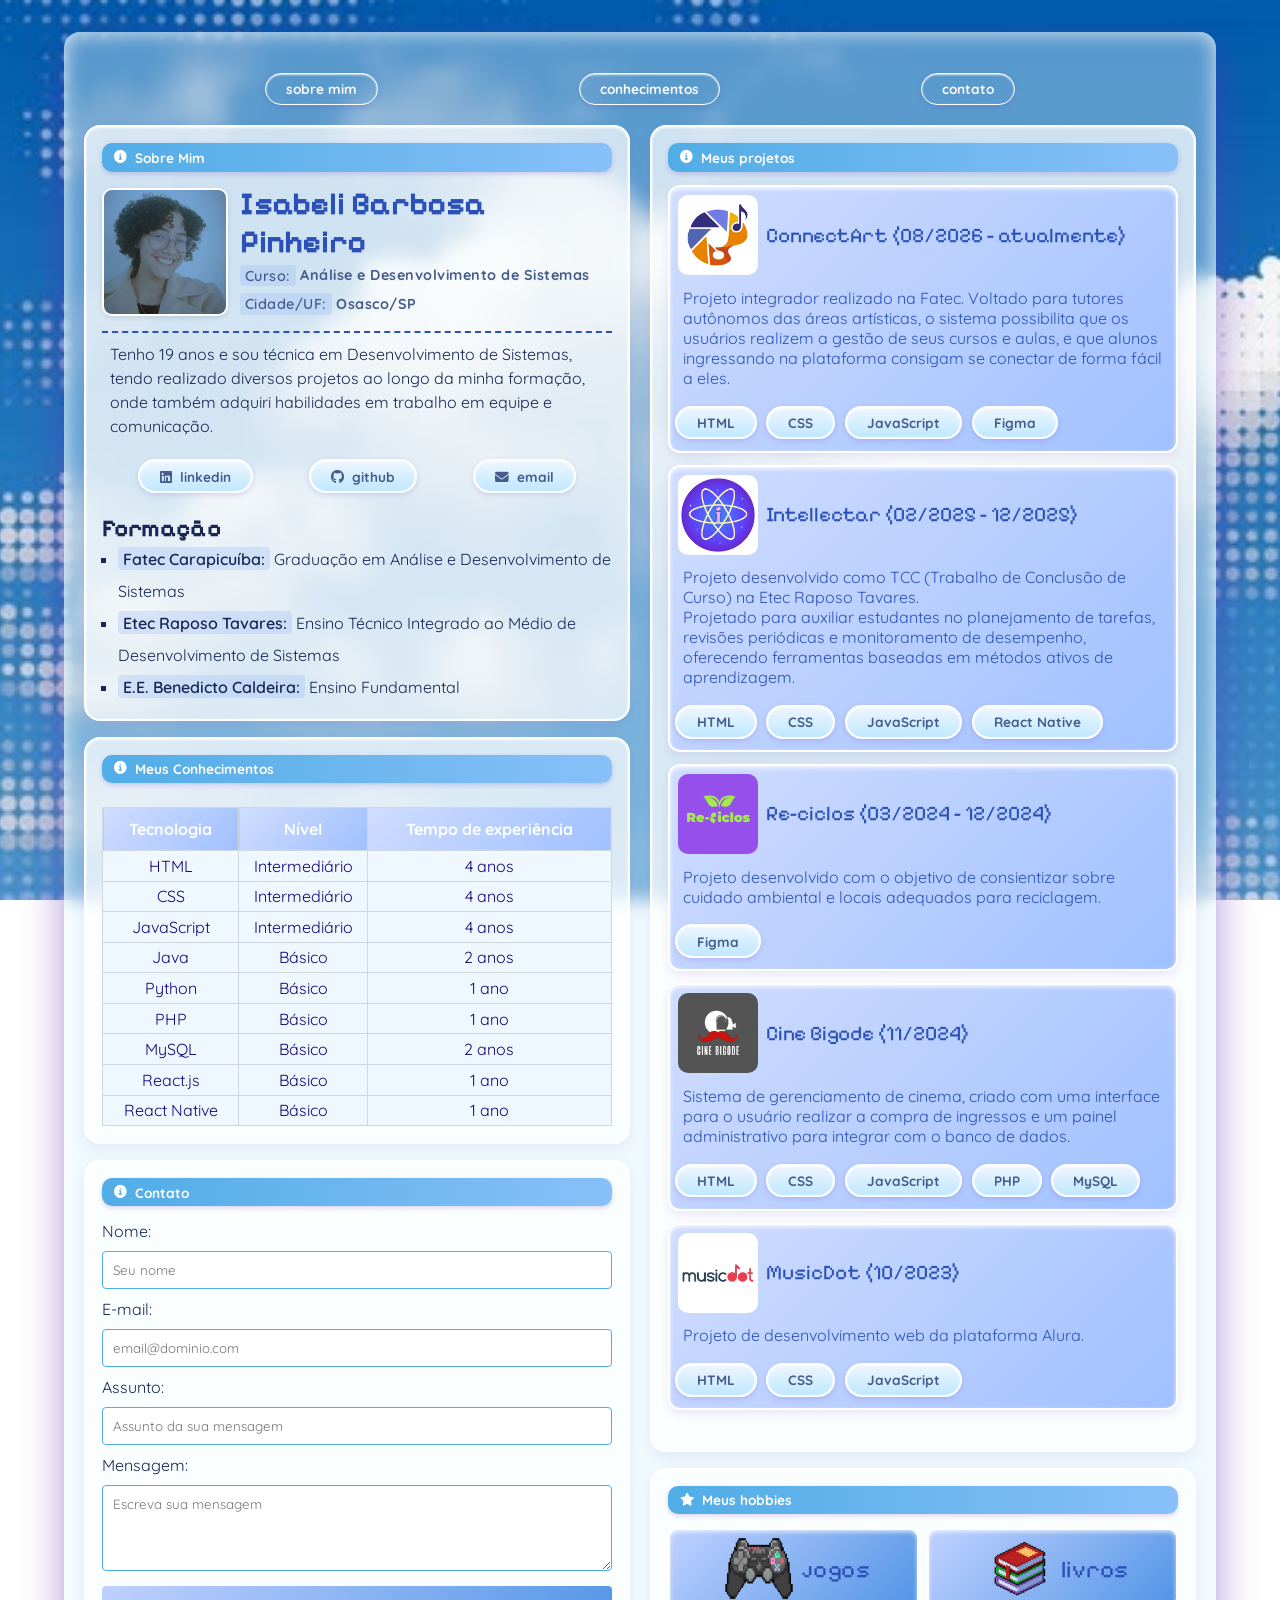
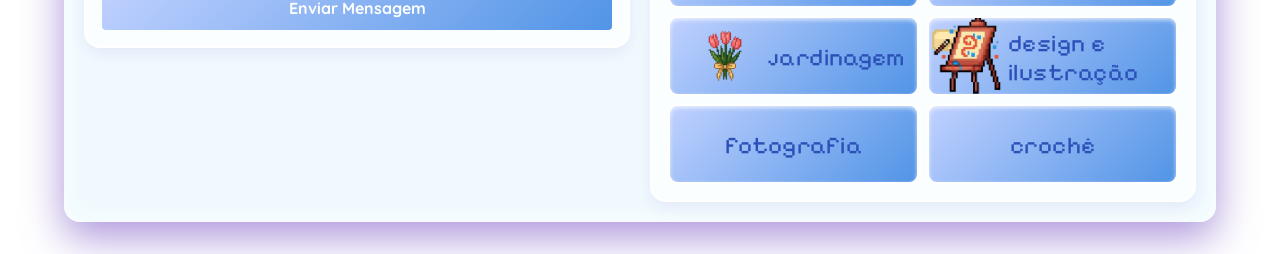
<file: web-111/index.html>
<!DOCTYPE html>
<html lang="pt-br">
<head>
    <meta charset="UTF-8">
    <meta name="viewport" content="width=device-width, initial-scale=1.0">
    <title>Portfólio - Isabeli Barbosa</title>
    <link rel="stylesheet" href="https://cdnjs.cloudflare.com/ajax/libs/font-awesome/6.4.0/css/all.min.css">
    <link rel="stylesheet" href="css/style.css">
    
</head>
<body>
    <main>
                         
        <nav class="nav-tabs">
            <a href="#sobre" class="pilula navegacao">sobre mim</a>
            <a href="#conhecimentos" class="pilula navegacao">conhecimentos</a>
            <a href="#contato" class="pilula navegacao">contato</a>
        </nav>

        <div class="container-grid">
            
            <div style="display: flex; flex-direction: column; gap: 1rem;">
                
                <!-- SEÇÃO SOBRE MIM -->
                <section class="card" id="sobre">
                    <div class="card-header">
                        <i class="fa-solid fa-circle-info"></i>
                        <span>Sobre Mim</span>
                    </div>
                    
                    <div class="profile-info">
                        <div class="profile-avatar-box"></div>
                        <div class="profile-name-group">
                            <h2>Isabeli Barbosa Pinheiro</h2>
                            <div class="profile-sub"><strong class="highlight">Curso:</strong> Análise e Desenvolvimento de Sistemas</div>
                            <div class="profile-sub"><strong class="highlight">Cidade/UF:</strong> Osasco/SP</div>
                        </div>
                    </div>

                    <hr>

                    <p class="bio-text">
                        Tenho 19 anos e sou técnica em Desenvolvimento de Sistemas, tendo realizado diversos
                        projetos ao longo da minha formação, onde também adquiri habilidades em trabalho 
                        em equipe e comunicação.
                    </p>

                    <div class="nav-tabs">
                        <a href="https://www.linkedin.com/in/isabeli-barbosa?" class="pilula link"><i class="fa-brands fa-linkedin"></i>linkedin</a>
                        <a href="https://github.com/isapinheir" class="pilula link"><i class="fa-brands fa-github"></i>github</a>
                        <a href="mailto:isabeli.barrr@gmail.com" class="pilula link"><i class="fa-solid fa-envelope"></i>email</a>
                    </div>

                    <h2>Formação</h2>
                    <ul class="lista quadrada">
                        <li><strong class="highlight">Fatec Carapicuíba:</strong> Graduação em Análise e Desenvolvimento de Sistemas</li>
                        <li><strong class="highlight">Etec Raposo Tavares:</strong> Ensino Técnico Integrado ao Médio de Desenvolvimento de Sistemas</li>
                        <li><strong class="highlight">E.E. Benedicto Caldeira:</strong> Ensino Fundamental</li>
                    </ul>
                </section>

                <!-- SEÇÃO DE CONHECIMENTOS -->
                <section class="card transparente" id="conhecimentos">

                    <div class="card-header">
                            <i class="fa-solid fa-circle-info"></i>
                            <span>Meus Conhecimentos</span>
                        </div>

                    <div class="table-wrapper">
                        <table>
                            <thead>
                                <tr>
                                    <th>Tecnologia</th>
                                    <th>Nível</th>
                                    <th>Tempo de experiência</th>
                                </tr>
                            </thead>
                            <tbody>
                                <tr>
                                    <td>HTML</td>
                                    <td>Intermediário</td>
                                    <td>4 anos</td>
                                </tr>
                                <tr>
                                    <td>CSS</td>
                                    <td>Intermediário</td>
                                    <td>4 anos</td>
                                </tr>
                                <tr>
                                    <td>JavaScript</td>
                                    <td>Intermediário</td>
                                    <td>4 anos</td>
                                </tr>
                                <tr>
                                    <td>Java</td>
                                    <td>Básico</td>
                                    <td>2 anos</td>
                                </tr>
                                <tr>
                                    <td>Python</td>
                                    <td>Básico</td>
                                    <td>1 ano</td>
                                </tr>
                                <tr>
                                    <td>PHP</td>
                                    <td>Básico</td>
                                    <td>1 ano</td>
                                </tr>
                                <tr>
                                    <td>MySQL</td>
                                    <td>Básico</td>
                                    <td>2 anos</td>
                                </tr>
                                <tr>
                                    <td>React.js</td>
                                    <td>Básico</td>
                                    <td>1 ano</td>
                                </tr>
                                <tr>
                                    <td>React Native</td>
                                    <td>Básico</td>
                                    <td>1 ano</td>
                                </tr>
                            </tbody>
                        </table>
                    </div>
                </section>

                <!-- SEÇÃO DE CONTATO -->
                <section class="card" id="contato">
                    <div class="card-header">
                        <i class="fa-solid fa-circle-info"></i>
                        <span>Contato</span>
                    </div>

                    <form>
                            <label for="nomeContato">Nome:</label>
                            <input type="text" id="nomeContato" placeholder="Seu nome" required>
                            
                            <label for="emailContato">E-mail:</label>
                            <input type="email" id="emailContato" placeholder="email@dominio.com" required>
                            
                            <label for="assunto">Assunto:</label>
                            <input type="text" id="assunto" placeholder="Assunto da sua mensagem" required>

                            <label for="mensagemContato">Mensagem:</label>
                            <textarea id="mensagemContato" rows="4" placeholder="Escreva sua mensagem" required></textarea>

                        <button type="submit" class="btn-enviar">Enviar Mensagem</button>
                    </form>
                    
                </section>

                
            </div>

            <!-- COLUNA 2 -->
            <div style="display: flex; flex-direction: column; gap: 1rem;">
                
                <!-- SEÇÃO DE PROJETOS -->
                <section class="card transparente">

                    <div class="card-header">
                        <i class="fa-solid fa-circle-info"></i>
                        <span>Meus projetos</span>
                    </div>

                    <div class="media-grid">

                        <div class="card-projeto">
                            <div class="card-projeto-container">
                                <img src="img/projeto-connectart.png" alt="Logo do ConnectArt">
                                <p class="card-projeto-titulo">ConnectArt (08/2026 - atualmente)</p>
                            </div>
                            <div class="card-projeto-container">
                                <p class="card-projeto-desc">
                                    Projeto integrador realizado na Fatec. Voltado para
                                    tutores autônomos das áreas artísticas, o sistema
                                    possibilita que os usuários realizem a gestão de
                                    seus cursos e aulas, e que alunos ingressando na
                                    plataforma consigam se conectar de forma fácil a 
                                    eles.
                                </p>
                                <div class="card-projeto-container">
                                    <p class="pilula">HTML</p>
                                    <p class="pilula">CSS</p>
                                    <p class="pilula">JavaScript</p>
                                    <p class="pilula">Figma</p>
                                </div>
                            </div>
                        </div>
                        
                        <div class="card-projeto">
                            <div class="card-projeto-container">
                                <img src="img/projeto-intellectar.png" alt="Logo do Intellectar">
                                <p class="card-projeto-titulo">Intellectar (02/2025 - 12/2025)</p>
                            </div>
                            <div class="card-projeto-container">
                                <p class="card-projeto-desc">
                                    Projeto desenvolvido como TCC (Trabalho de Conclusão 
                                    de Curso) na Etec Raposo Tavares.<br>
                                    Projetado para auxiliar estudantes no planejamento
                                    de tarefas, revisões periódicas e monitoramento de 
                                    desempenho, oferecendo ferramentas baseadas em 
                                    métodos ativos de aprendizagem.
                                </p>
                                <div class="card-projeto-container">
                                    <p class="pilula">HTML</p>
                                    <p class="pilula">CSS</p>
                                    <p class="pilula">JavaScript</p>
                                    <p class="pilula">React Native</p>
                                </div>
                            </div>
                        </div>

                        <div class="card-projeto">
                            <div class="card-projeto-container">
                                <img src="img/projeto-reciclos.png" alt="Logo do Re-ciclos">
                                <p class="card-projeto-titulo">Re-ciclos (03/2024 - 12/2024)</p>
                            </div>
                            <div class="card-projeto-container">
                                <p class="card-projeto-desc">
                                    Projeto desenvolvido com o objetivo de consientizar 
                                    sobre cuidado ambiental e locais adequados para 
                                    reciclagem.
                                </p>
                                <div class="card-projeto-container">
                                    <p class="pilula">Figma</p>
                                </div>
                            </div>
                        </div>

                        <div class="card-projeto">
                            <div class="card-projeto-container">
                                <img src="img/projeto-cine.png" alt="Logo do Cine Bigode">
                                <p class="card-projeto-titulo">Cine Bigode (11/2024)</p>
                            </div>
                            <div class="card-projeto-container">
                                <p class="card-projeto-desc">
                                    Sistema de gerenciamento de cinema, criado com uma
                                    interface para o usuário realizar a compra de 
                                    ingressos e um painel administrativo para
                                    integrar com o banco de dados.
                                </p>
                                <div class="card-projeto-container">
                                    <p class="pilula">HTML</p>
                                    <p class="pilula">CSS</p>
                                    <p class="pilula">JavaScript</p>
                                    <p class="pilula">PHP</p>
                                    <p class="pilula">MySQL</p>
                                </div>
                            </div>
                        </div>                        

                        <div class="card-projeto">
                            <div class="card-projeto-container">
                                <img src="img/projeto-music-dot.png" alt="Logo da MusicDot">
                                <p class="card-projeto-titulo">MusicDot (10/2023)</p>
                            </div>
                            <div class="card-projeto-container">
                                <p class="card-projeto-desc">
                                    Projeto de desenvolvimento web da plataforma Alura.
                                </p>
                                <div class="card-projeto-container">
                                    <p class="pilula">HTML</p>
                                    <p class="pilula">CSS</p>
                                    <p class="pilula">JavaScript</p>
                                </div>
                            </div>
                        </div>


                    </div>
                </section>

                <!-- SEÇÃO DE CURIOSIDADES -->
                <section class="card">

                    <div class="card-header">
                        <i class="fa-solid fa-star"></i>
                        <span>Meus hobbies</span>
                    </div>

                    <section class="mini-img-grid">
                        <div class="mini-img-box"><img src="img/controle.png"><p>jogos</p></div>
                        <div class="mini-img-box"><img src="img/livro.png"><p>livros</p></div>
                        <div class="mini-img-box"><img src="img/flor.png"><p>jardinagem</p></div>
                        <div class="mini-img-box"><img src="img/quadro.png"><p>design e ilustração</p></div>
                        <div class="mini-img-box"><p>fotografia</p></div>
                        <div class="mini-img-box"><p>crochê</p></div>
                    </section>
                </section>

            </div>

        </div>  

    </main>

    <!-- <footer>
        <p>2026 — Isabeli Barbosa Pinheiro</p>
    </footer> -->

</body>
</html>
</file>
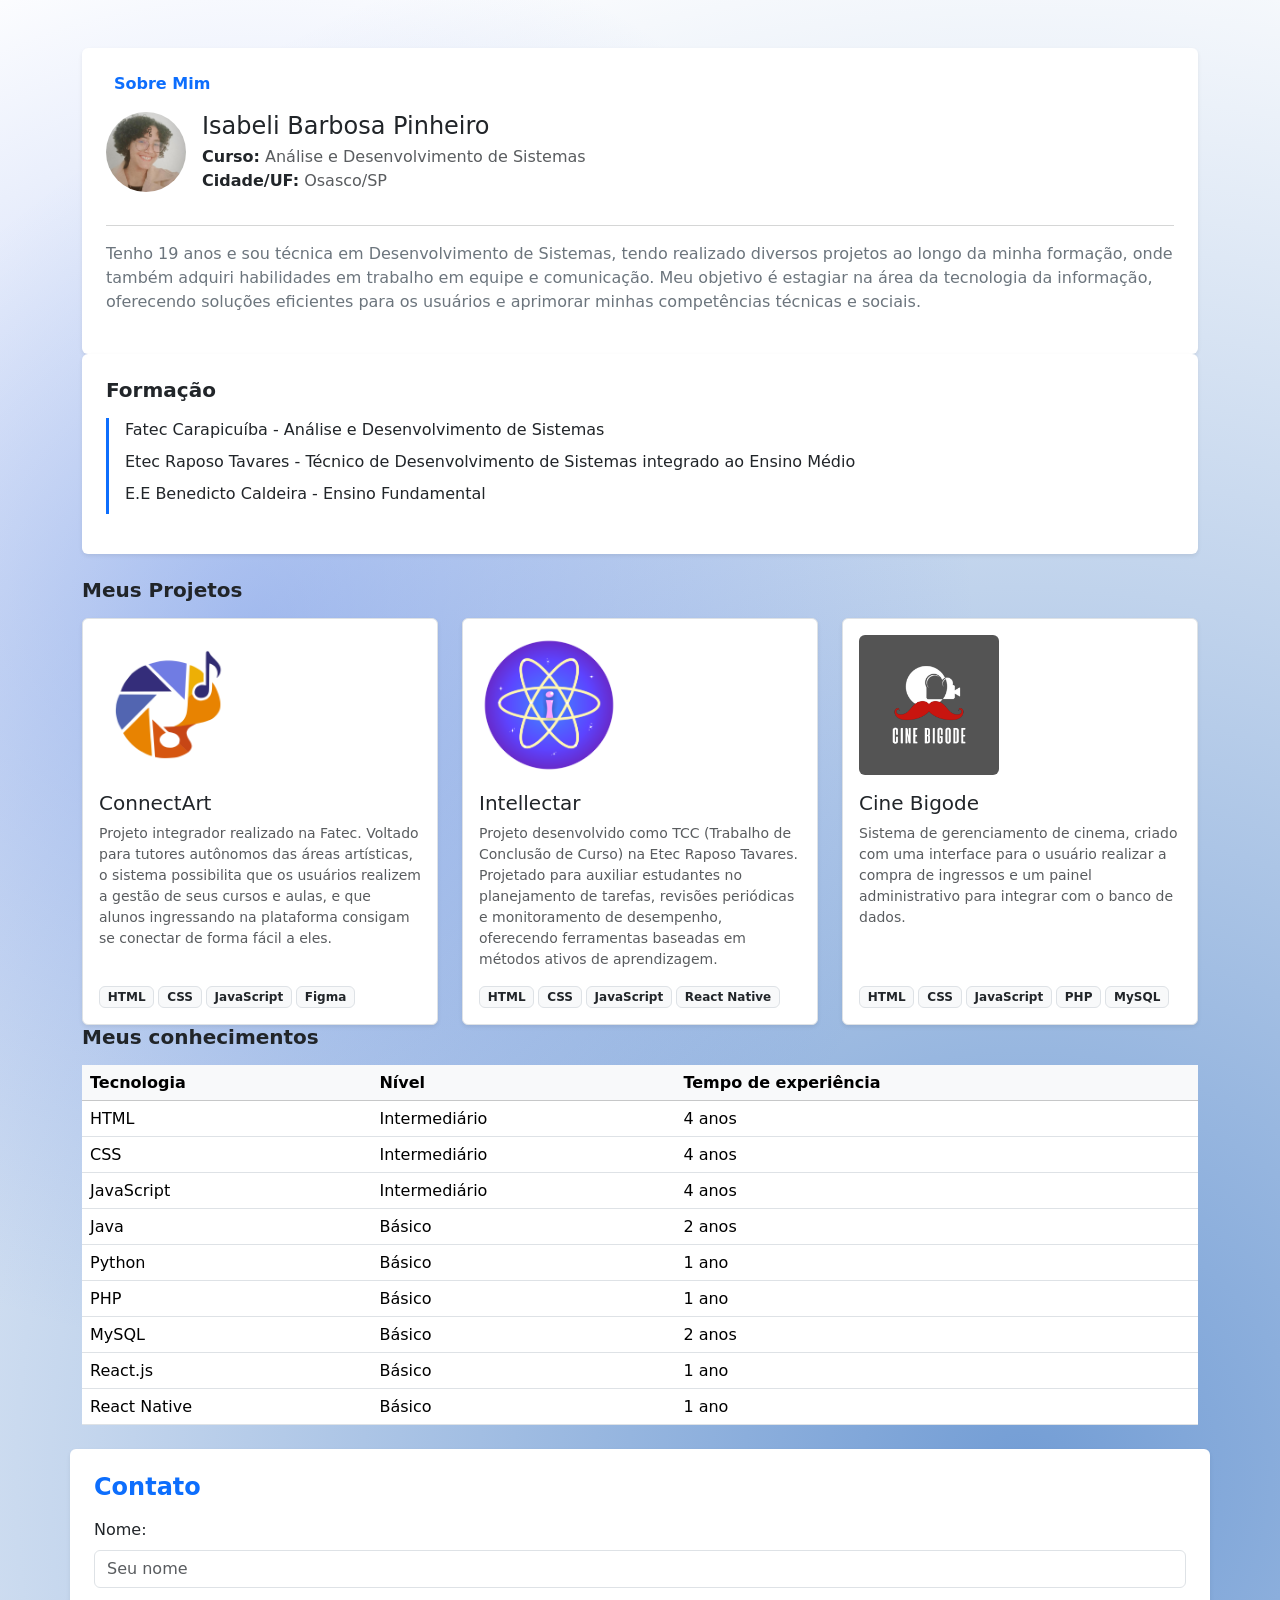
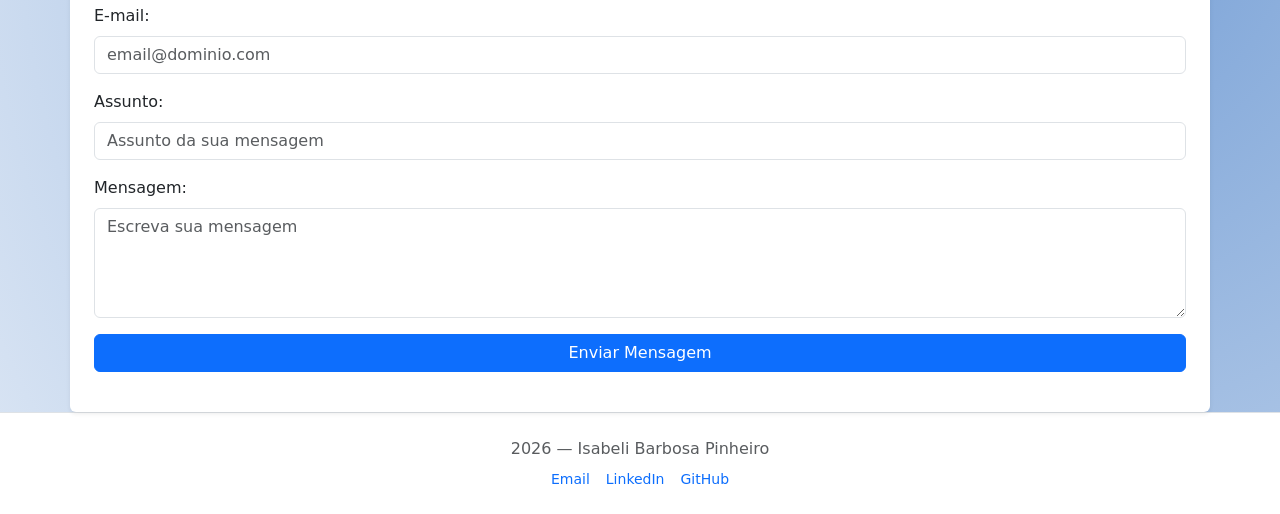
<file: web-112/index.html>
<html lang="pt-BR">
<head>
    <meta charset="UTF-8">
    <meta name="viewport" content="width=device-width, initial-scale=1.0">
    <title>Portifólio com Bootstrap</title>
    <link href="https://cdn.jsdelivr.net/npm/bootstrap@5.3.3/dist/css/bootstrap.min.css" rel="stylesheet">
</head>
<body style="background-image: 
                radial-gradient(circle at 20% 30%, rgba(81, 123, 230, 0.4) 0%, transparent 40%),
                radial-gradient(circle at 80% 70%, rgba(3, 79, 179, 0.555) 0%, transparent 90%);">

<div class="container mt-5">
    <section class="card shadow-sm border-0 p-4" id="sobre">
        <div class="card-title d-flex align-items-center gap-2 text-primary fw-bold mb-3">
            <i class="fa-solid fa-circle-info"></i>
            <span>Sobre Mim</span>
            
        </div>
        
        <div class="d-flex align-items-center gap-3 mb-3">
            <img class="bg-secondary rounded-circle" style="width: 80px; height: 80px;" src="img/minha-foto.jpg"></img>
            <div>
                <h2 class="h4 mb-1">Isabeli Barbosa Pinheiro</h2>
                <div class="text-muted"><strong class="text-dark">Curso:</strong> Análise e Desenvolvimento de Sistemas</div>
                <div class="text-muted"><strong class="text-dark">Cidade/UF:</strong> Osasco/SP</div>
            </div>
        </div>

        <hr class="text-muted">

        <p class="text-secondary">
            Tenho 19 anos e sou técnica em Desenvolvimento de Sistemas, tendo realizado diversos
            projetos ao longo da minha formação, onde também adquiri habilidades em trabalho 
            em equipe e comunicação. Meu objetivo é estagiar na área da tecnologia da informação, oferecendo 
            soluções eficientes para os usuários e aprimorar minhas competências
            técnicas e sociais.
        </p>
    </section>

    <section class="card shadow-sm border-0 p-4 mb-4">
        <h3 class="h5 text-dark fw-bold mb-3">Formação</h3>
        <ul class="list-unstyled ps-3 border-start border-3 border-primary">
            <li class="mb-2">Fatec Carapicuíba - Análise e Desenvolvimento de Sistemas</li>
            <li class="mb-2">Etec Raposo Tavares - Técnico de Desenvolvimento de Sistemas integrado ao Ensino Médio</li>
            <li class="mb-2">E.E Benedicto Caldeira - Ensino Fundamental</li>
        </ul>
    </section>

    <div class="row mt-4">
        <h3 class="h5 text-dark fw-bold mb-3">Meus Projetos</h3>
        <div class="col-md-4">
            <div class="col">
                <div class="card h-100 border shadow-sm p-3">
                    <img class="bg-secondary rounded mb-3" style="height: 140px; width: 140px" src="img/projeto-connectart.png">
                    <h5 class="card-title">ConnectArt</h5>
                    <p class="card-text text-muted small">
                        Projeto integrador realizado na Fatec. Voltado para
                        tutores autônomos das áreas artísticas, o sistema
                        possibilita que os usuários realizem a gestão de
                        seus cursos e aulas, e que alunos ingressando na
                        plataforma consigam se conectar de forma fácil a 
                        eles.
                    </p>
                    <div class="d-flex flex-wrap gap-1 mt-auto">
                        <span class="badge bg-light text-dark border">HTML</span>
                        <span class="badge bg-light text-dark border">CSS</span>
                        <span class="badge bg-light text-dark border">JavaScript</span>
                        <span class="badge bg-light text-dark border">Figma</span>
                    </div>
                </div>
            </div>
        </div>
        <div class="col-md-4">
            <div class="col">
                <div class="card h-100 border shadow-sm p-3">
                    <img class="bg-secondary rounded mb-3" style="height: 140px; width: 140px" src="img/projeto-intellectar.png">  
                    <h5 class="card-title">Intellectar</h5>
                    <p class="card-text text-muted small">
                        Projeto desenvolvido como TCC (Trabalho de Conclusão 
                        de Curso) na Etec Raposo Tavares.<br>
                        Projetado para auxiliar estudantes no planejamento
                        de tarefas, revisões periódicas e monitoramento de 
                        desempenho, oferecendo ferramentas baseadas em 
                        métodos ativos de aprendizagem.
                    </p>
                    <div class="d-flex flex-wrap gap-1 mt-auto">
                        <span class="badge bg-light text-dark border">HTML</span>
                        <span class="badge bg-light text-dark border">CSS</span>
                        <span class="badge bg-light text-dark border">JavaScript</span>
                        <span class="badge bg-light text-dark border">React Native</span>
                    </div>
                </div>
            </div>
        </div>
        <div class="col-md-4">
            <div class="col">
                <div class="card h-100 border shadow-sm p-3">
                    <img class="bg-secondary rounded mb-3" style="height: 140px; width: 140px;"" src="img/projeto-cine.png">
                    <h5 class="card-title">Cine Bigode</h5>
                    <p class="card-text text-muted small">
                        Sistema de gerenciamento de cinema, criado com uma
                        interface para o usuário realizar a compra de 
                        ingressos e um painel administrativo para
                        integrar com o banco de dados.
                    </p>
                    <div class="d-flex flex-wrap gap-1 mt-auto">
                        <span class="badge bg-light text-dark border">HTML</span>
                        <span class="badge bg-light text-dark border">CSS</span>
                        <span class="badge bg-light text-dark border">JavaScript</span>
                        <span class="badge bg-light text-dark border">PHP</span>
                        <span class="badge bg-light text-dark border">MySQL</span>
                    </div>
                </div>
            </div>
        </div>

        <section id="conhecimentos" class="mb-4">
            <h2 class="h5 text-dark fw-bold mb-3">Meus conhecimentos</h2>
            <div class="table-responsive">
                <table class="table table-hover align-middle mb-0">
                    <thead class="table-light">
                        <tr>
                            <th>Tecnologia</th>
                            <th>Nível</th>
                            <th>Tempo de experiência</th>
                        </tr>
                    </thead>
                    <tbody>
                        <tr><td>HTML</td><td>Intermediário</td><td>4 anos</td></tr>
                        <tr><td>CSS</td><td>Intermediário</td><td>4 anos</td></tr>
                        <tr><td>JavaScript</td><td>Intermediário</td><td>4 anos</td></tr>
                        <tr><td>Java</td><td>Básico</td><td>2 anos</td></tr>
                        <tr><td>Python</td><td>Básico</td><td>1 ano</td></tr>
                        <tr><td>PHP</td><td>Básico</td><td>1 ano</td></tr>
                        <tr><td>MySQL</td><td>Básico</td><td>2 anos</td></tr>
                        <tr><td>React.js</td><td>Básico</td><td>1 ano</td></tr>
                        <tr><td>React Native</td><td>Básico</td><td>1 ano</td></tr>
                    </tbody>
                </table>
            </div>
        </section>

        <div class="card shadow-sm border-0 p-4" id="contato">
            <section>
                <h2 class="h4 text-primary fw-bold mb-3">Contato</h2>
                <form>
                    <div class="mb-3">
                        <label for="nomeContato" class="form-label">Nome:</label>
                        <input type="text" class="form-control" id="nomeContato" placeholder="Seu nome" required>
                    </div>

                    <div class="mb-3">
                        <label for="emailContato" class="form-label">E-mail:</label>
                        <input type="email" class="form-control" id="emailContato" placeholder="email@dominio.com" required>
                    </div>

                    <div class="mb-3">
                        <label for="assunto" class="form-label">Assunto:</label>
                        <input type="text" class="form-control" id="assunto" placeholder="Assunto da sua mensagem" required>
                    </div>

                    <div class="mb-3">
                        <label for="mensagemContato" class="form-label">Mensagem:</label>
                        <textarea class="form-control" id="mensagemContato" rows="4" placeholder="Escreva sua mensagem" required></textarea>
                    </div>

                    <button type="submit" class="btn btn-primary w-100">Enviar Mensagem</button>
                </form>
            </section>
        </div>

                </main>
            </div>
        </div>
    </div>

    <footer class="bg-white border-top py-4 text-center text-muted">
        <div class="container">
            <p class="mb-2">2026 — Isabeli Barbosa Pinheiro</p>
            <div class="d-flex justify-content-center gap-3">
                <a href="mailto:isabeli.barrr@gmail.com" class="text-decoration-none text-primary small">Email</a>
                <a href="https://br.linkedin.com/" class="text-decoration-none text-primary small">LinkedIn</a>
                <a href="https://github.com/isapinheir" class="text-decoration-none text-primary small">GitHub</a>
            </div>
        </div>
    </footer>

</div>

</body>
</html>
</file>
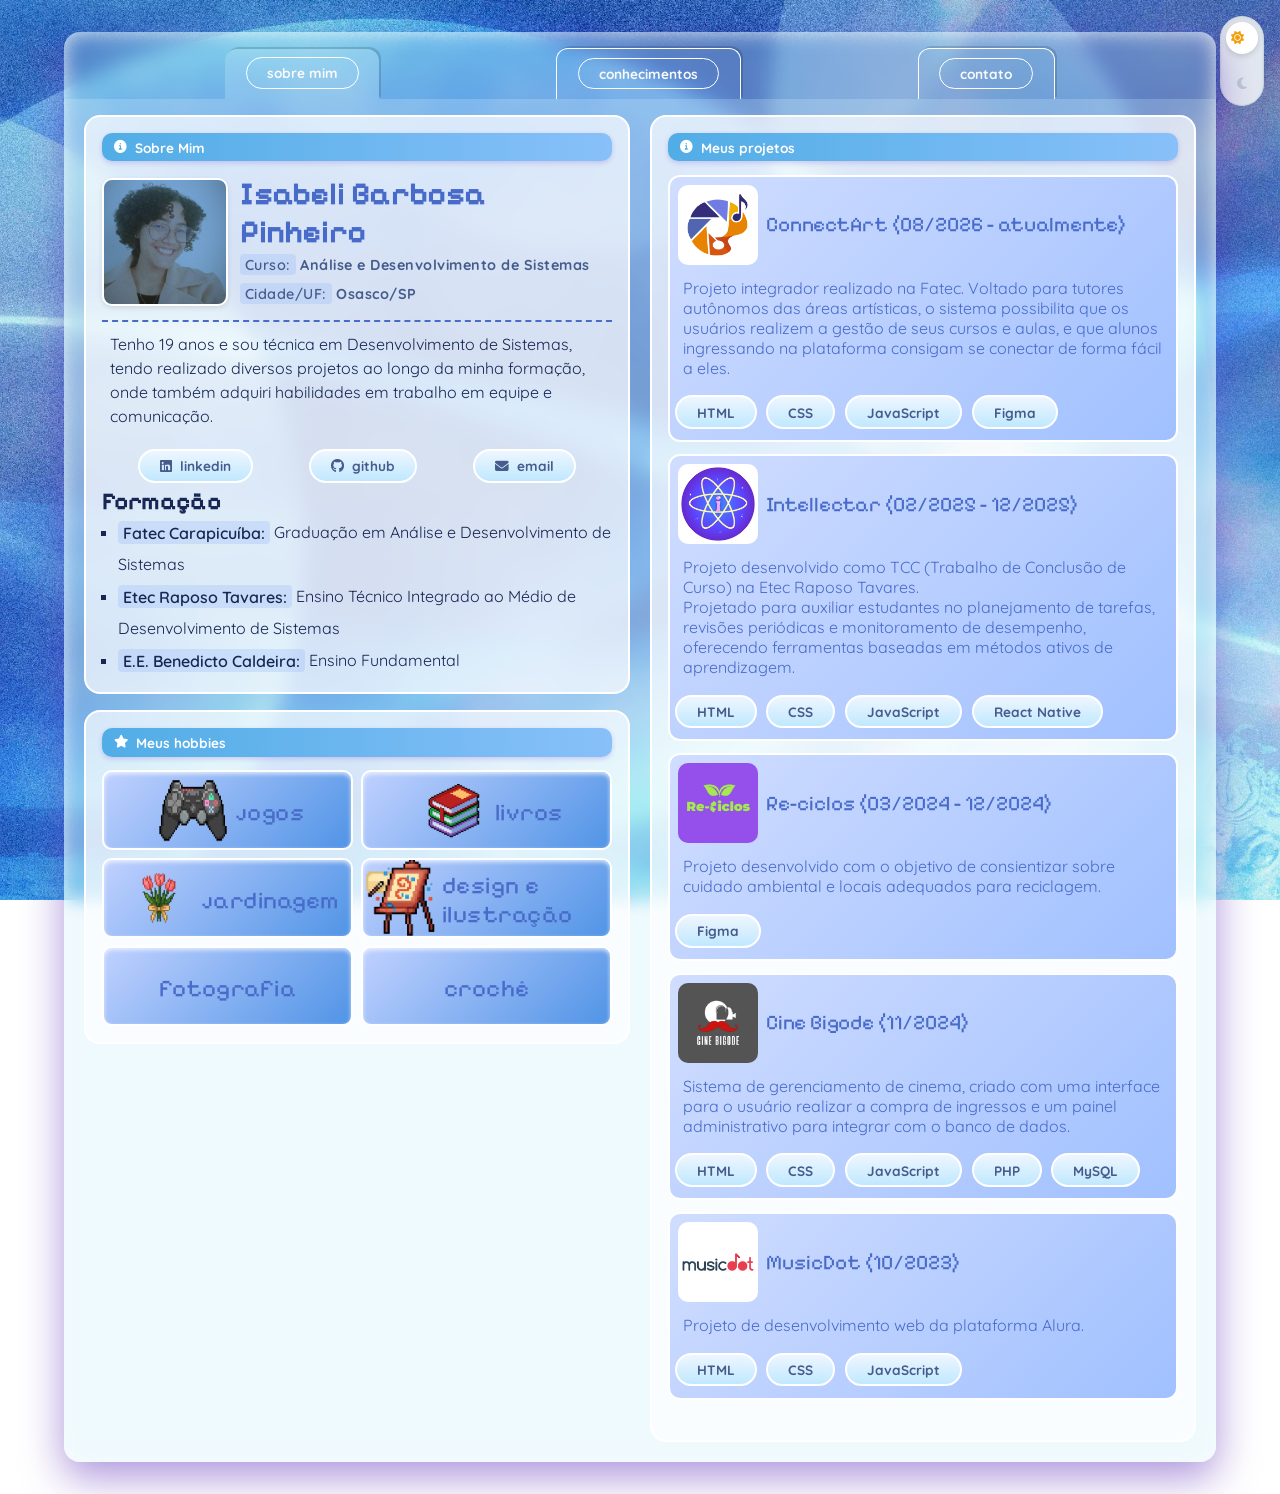
<file: web-113/index.html>
<!DOCTYPE html>
<html lang="pt-br">
<head>
    <meta charset="UTF-8">
    <meta name="viewport" content="width=device-width, initial-scale=1.0">
    <title>Portfólio - Isabeli Barbosa</title>
    <link rel="stylesheet" href="https://cdnjs.cloudflare.com/ajax/libs/font-awesome/6.4.0/css/all.min.css">
    <link rel="stylesheet" href="css/style.css">
    
</head>
<body>

    <button id="tema">
        
        <!-- ícones de fora -->
        <i class="icone-track fa-solid fa-sun"></i>
        <i class="icone-track fa-solid fa-moon"></i>

        <!-- ícones dentro do thumb -->
        <div class="tema-thumb">
            <i class="icone-thumb fa-solid fa-sun"></i>
            <i class="icone-thumb fa-solid fa-moon"></i>
        </div>

    </button>

    <main>
                         
        <nav class="nav-tabs">
            <button class="pasta ativo" onclick="paginacao(1)">
                <span href="#" class="pilula navegacao">sobre mim</span>
            </button>
            <button class="pasta" onclick="paginacao(2)">
                <span href="#" class="pilula navegacao">conhecimentos</span>
            </button>
            <button class="pasta" onclick="paginacao(3)">
                <span href="#" class="pilula navegacao">contato</span>
            </button>
        </nav>

        <section id="sobre">

        <div class="container-grid">

            <div style="display: flex; flex-direction: column; gap: 1rem;">
                
                <!-- SEÇÃO SOBRE MIM -->
                <section class="card">
                    <div class="card-header">
                        <i class="fa-solid fa-circle-info"></i>
                        <span>Sobre Mim</span>
                    </div>
                    
                    <div class="profile-info">
                        <div class="profile-avatar-box"></div>
                        <div class="profile-name-group">
                            <h2 id="titulo">Isabeli Barbosa Pinheiro</h2>
                            <div class="profile-sub"><strong class="highlight">Curso:</strong> Análise e Desenvolvimento de Sistemas</div>
                            <div class="profile-sub"><strong class="highlight">Cidade/UF:</strong> Osasco/SP</div>
                        </div>
                    </div>

                    <hr>

                    <p class="bio-text">
                        Tenho 19 anos e sou técnica em Desenvolvimento de Sistemas, tendo realizado diversos
                        projetos ao longo da minha formação, onde também adquiri habilidades em trabalho 
                        em equipe e comunicação.
                    </p>

                    <div class="nav-tabs">
                        <a href="https://www.linkedin.com/in/isabeli-barbosa?" class="pilula link"><i class="fa-brands fa-linkedin"></i>linkedin</a>
                        <a href="https://github.com/isapinheir" class="pilula link"><i class="fa-brands fa-github"></i>github</a>
                        <a href="mailto:isabeli.barrr@gmail.com" class="pilula link"><i class="fa-solid fa-envelope"></i>email</a>
                    </div>

                    <h2>Formação</h2>
                    <ul class="lista quadrada">
                        <li><strong class="highlight">Fatec Carapicuíba:</strong> Graduação em Análise e Desenvolvimento de Sistemas</li>
                        <li><strong class="highlight">Etec Raposo Tavares:</strong> Ensino Técnico Integrado ao Médio de Desenvolvimento de Sistemas</li>
                        <li><strong class="highlight">E.E. Benedicto Caldeira:</strong> Ensino Fundamental</li>
                    </ul>
                </section> 
                
                <section class="card">

                    <div class="card-header">
                        <i class="fa-solid fa-star"></i>
                        <span>Meus hobbies</span>
                    </div>

                    <section class="mini-img-grid">
                        <div class="mini-img-box"><img src="img/controle.png"><p>jogos</p></div>
                        <div class="mini-img-box"><img src="img/livro.png"><p>livros</p></div>
                        <div class="mini-img-box"><img src="img/flor.png"><p>jardinagem</p></div>
                        <div class="mini-img-box"><img src="img/quadro.png"><p>design e ilustração</p></div>
                        <div class="mini-img-box"><p>fotografia</p></div>
                        <div class="mini-img-box"><p>crochê</p></div>
                    </section>
                </section>
                
                </div>


            <!-- COLUNA 2 -->
            <div style="display: flex; flex-direction: column; gap: 1rem;">
                
                <!-- SEÇÃO DE PROJETOS -->
                <section class="card transparente">

                    <div class="card-header">
                        <i class="fa-solid fa-circle-info"></i>
                        <span>Meus projetos</span>
                    </div>

                    <div class="media-grid">

                        <div class="card-projeto">
                            <div class="card-projeto-container">
                                <img src="img/projeto-connectart.png" alt="Logo do ConnectArt">
                                <p class="card-projeto-titulo">ConnectArt (08/2026 - atualmente)</p>
                            </div>
                            <div class="card-projeto-container">
                                <p class="card-projeto-desc">
                                    Projeto integrador realizado na Fatec. Voltado para
                                    tutores autônomos das áreas artísticas, o sistema
                                    possibilita que os usuários realizem a gestão de
                                    seus cursos e aulas, e que alunos ingressando na
                                    plataforma consigam se conectar de forma fácil a 
                                    eles.
                                </p>
                                <div class="card-projeto-container">
                                    <p class="pilula">HTML</p>
                                    <p class="pilula">CSS</p>
                                    <p class="pilula">JavaScript</p>
                                    <p class="pilula">Figma</p>
                                </div>
                            </div>
                        </div>
                        
                        <div class="card-projeto">
                            <div class="card-projeto-container">
                                <img src="img/projeto-intellectar.png" alt="Logo do Intellectar">
                                <p class="card-projeto-titulo">Intellectar (02/2025 - 12/2025)</p>
                            </div>
                            <div class="card-projeto-container">
                                <p class="card-projeto-desc">
                                    Projeto desenvolvido como TCC (Trabalho de Conclusão 
                                    de Curso) na Etec Raposo Tavares.<br>
                                    Projetado para auxiliar estudantes no planejamento
                                    de tarefas, revisões periódicas e monitoramento de 
                                    desempenho, oferecendo ferramentas baseadas em 
                                    métodos ativos de aprendizagem.
                                </p>
                                <div class="card-projeto-container">
                                    <p class="pilula">HTML</p>
                                    <p class="pilula">CSS</p>
                                    <p class="pilula">JavaScript</p>
                                    <p class="pilula">React Native</p>
                                </div>
                            </div>
                        </div>

                        <div class="card-projeto">
                            <div class="card-projeto-container">
                                <img src="img/projeto-reciclos.png" alt="Logo do Re-ciclos">
                                <p class="card-projeto-titulo">Re-ciclos (03/2024 - 12/2024)</p>
                            </div>
                            <div class="card-projeto-container">
                                <p class="card-projeto-desc">
                                    Projeto desenvolvido com o objetivo de consientizar 
                                    sobre cuidado ambiental e locais adequados para 
                                    reciclagem.
                                </p>
                                <div class="card-projeto-container">
                                    <p class="pilula">Figma</p>
                                </div>
                            </div>
                        </div>

                        <div class="card-projeto">
                            <div class="card-projeto-container">
                                <img src="img/projeto-cine.png" alt="Logo do Cine Bigode">
                                <p class="card-projeto-titulo">Cine Bigode (11/2024)</p>
                            </div>
                            <div class="card-projeto-container">
                                <p class="card-projeto-desc">
                                    Sistema de gerenciamento de cinema, criado com uma
                                    interface para o usuário realizar a compra de 
                                    ingressos e um painel administrativo para
                                    integrar com o banco de dados.
                                </p>
                                <div class="card-projeto-container">
                                    <p class="pilula">HTML</p>
                                    <p class="pilula">CSS</p>
                                    <p class="pilula">JavaScript</p>
                                    <p class="pilula">PHP</p>
                                    <p class="pilula">MySQL</p>
                                </div>
                            </div>
                        </div>                        

                        <div class="card-projeto">
                            <div class="card-projeto-container">
                                <img src="img/projeto-music-dot.png" alt="Logo da MusicDot">
                                <p class="card-projeto-titulo">MusicDot (10/2023)</p>
                            </div>
                            <div class="card-projeto-container">
                                <p class="card-projeto-desc">
                                    Projeto de desenvolvimento web da plataforma Alura.
                                </p>
                                <div class="card-projeto-container">
                                    <p class="pilula">HTML</p>
                                    <p class="pilula">CSS</p>
                                    <p class="pilula">JavaScript</p>
                                </div>
                            </div>
                        </div>


                    </div>
                </section>                

            </div>
            </div>
            </section>

            <section id="conh" class="oculto" onclick="paginacao(2)">
            <div class="container-grid">
                <div style="display: flex; flex-direction: column; gap: 1rem;">

                    <section class="card transparente" id="conhecimentos">

                    <div class="card-header">
                        <i class="fa-solid fa-file-code"></i>
                        <span>Linguaens de Programação</span>
                    </div>

                    <div class="table-wrapper">
                        <table>
                            <thead>
                                <tr>
                                    <th>Tecnologia</th>
                                    <th>Nível</th>
                                    <th>Tempo de experiência</th>
                                </tr>
                            </thead>
                            <tbody>
                                <tr>
                                    <td>JavaScript</td>
                                    <td>Intermediário</td>
                                    <td>4 anos</td>
                                </tr>
                                <tr>
                                    <td>Java</td>
                                    <td>Básico</td>
                                    <td>2 anos</td>
                                </tr>
                                <tr>
                                    <td>Python</td>
                                    <td>Básico</td>
                                    <td>1 ano</td>
                                </tr>
                                <tr>
                                    <td>PHP</td>
                                    <td>Básico</td>
                                    <td>1 ano</td>
                                </tr>
                            </tbody>
                        </table>
                    </div>

                </section>

                <section class="card transparente" id="conhecimentos">

                    <div class="card-header">
                            <i class="fa-solid fa-database"></i>
                            <span>Back-end</span>
                        </div>

                    <div class="table-wrapper">
                        <table>
                            <thead>
                                <tr>
                                    <th>Tecnologia</th>
                                    <th>Nível</th>
                                    <th>Tempo de experiência</th>
                                </tr>
                            </thead>
                            <tbody>
                                <tr>
                                    <td>MySQL</td>
                                    <td>Básico</td>
                                    <td>2 anos</td>
                                </tr>
                            </tbody>
                        </table>
                    </div>
                </section>

                    </div>

                    <div style="display: flex; flex-direction: column; gap: 1rem;">

                        <section class="card transparente" id="conhecimentos">

                    <div class="card-header">
                        <i class="fa-solid fa-code"></i>
                        <span>Front-end</span>
                    </div>

                    <div class="table-wrapper">
                        <table>
                            <thead>
                                <tr>
                                    <th>Tecnologia</th>
                                    <th>Nível</th>
                                    <th>Tempo de experiência</th>
                                </tr>
                            </thead>
                            <tbody>
                                <tr>
                                    <td>HTML</td>
                                    <td>Intermediário</td>
                                    <td>4 anos</td>
                                </tr>
                                <tr>
                                    <td>CSS</td>
                                    <td>Intermediário</td>
                                    <td>4 anos</td>
                                </tr>                                
                                <tr>
                                    <td>React.js</td>
                                    <td>Básico</td>
                                    <td>1 ano</td>
                                </tr>
                                <tr>
                                    <td>React Native</td>
                                    <td>Básico</td>
                                    <td>1 ano</td>
                                </tr>
                            </tbody>
                        </table>
                    </div>

                </section>

                <section class="card transparente" id="conhecimentos">

                    <div class="card-header">
                        <i class="fa-solid fa-screwdriver-wrench"></i>
                        <span>Ferramentas</span>
                    </div>

                    <div class="table-wrapper">
                        <table>
                            <thead>
                                <tr>
                                    <th>Tecnologia</th>
                                    <th>Nível</th>
                                    <th>Tempo de experiência</th>
                                </tr>
                            </thead>
                            <tbody>
                                <tr>
                                    <td>Git/GitHub</td>
                                    <td>Básico</td>
                                    <td>2 anos</td>
                                </tr>
                                <tr>
                                    <td>Figma</td>
                                    <td>Básico</td>
                                    <td>2 anos</td>
                                </tr>
                            </tbody>
                        </table>
                    </div>

                </section>

                    </div>
                </section>
            </div>

            <section id="contato" class="oculto" onclick="paginacao(3)">
                <div class="container-grid">

                <div style="display: flex; flex-direction: column; gap: 1rem;">
                    <section class="card">

                        <h2>Quer falar comigo?</h2>

                        <p class="bio-text">
                            Pode usar minhas redes sociais ou
                            usar o formulário!
                        </p>

                        <hr>

                        <div class="nav-tabs">
                            <a href="https://www.linkedin.com/in/isabeli-barbosa?" class="pilula link"><i class="fa-brands fa-linkedin"></i>linkedin</a>
                            <a href="https://github.com/isapinheir" class="pilula link"><i class="fa-brands fa-github"></i>github</a>
                            <a href="mailto:isabeli.barrr@gmail.com" class="pilula link"><i class="fa-solid fa-envelope"></i>email</a>
                        </div>

                    </section>
                </div>
                <div style="display: flex; flex-direction: column; gap: 1rem;">

                    <section class="card" id="contato">
                        <div class="card-header">
                            <i class="fa-solid fa-circle-info"></i>
                            <span>Contato</span>
                        </div>

                        <form>
                                <label for="nomeContato">Nome:</label>
                                <input type="text" id="nomeContato" placeholder="Seu nome" required>
                                
                                <label for="emailContato">E-mail:</label>
                                <input type="email" id="emailContato" placeholder="email@dominio.com" required>
                                
                                <label for="assunto">Assunto:</label>
                                <input type="text" id="assunto" placeholder="Assunto da sua mensagem" required>

                                <label for="mensagemContato">Mensagem:</label>
                                <textarea id="mensagemContato" rows="4" placeholder="Escreva sua mensagem" required></textarea>

                            <button type="submit" class="btn-enviar" onclick="enviar()">Enviar Mensagem</button>
                        </form>
                    </section>

                </div>
                </div>
            </section>
         

    </main>

    <!-- <footer>
        <p>2026 — Isabeli Barbosa Pinheiro</p>
    </footer> -->

    <script src="js/script.js"></script>

</body>
</html>
</file>
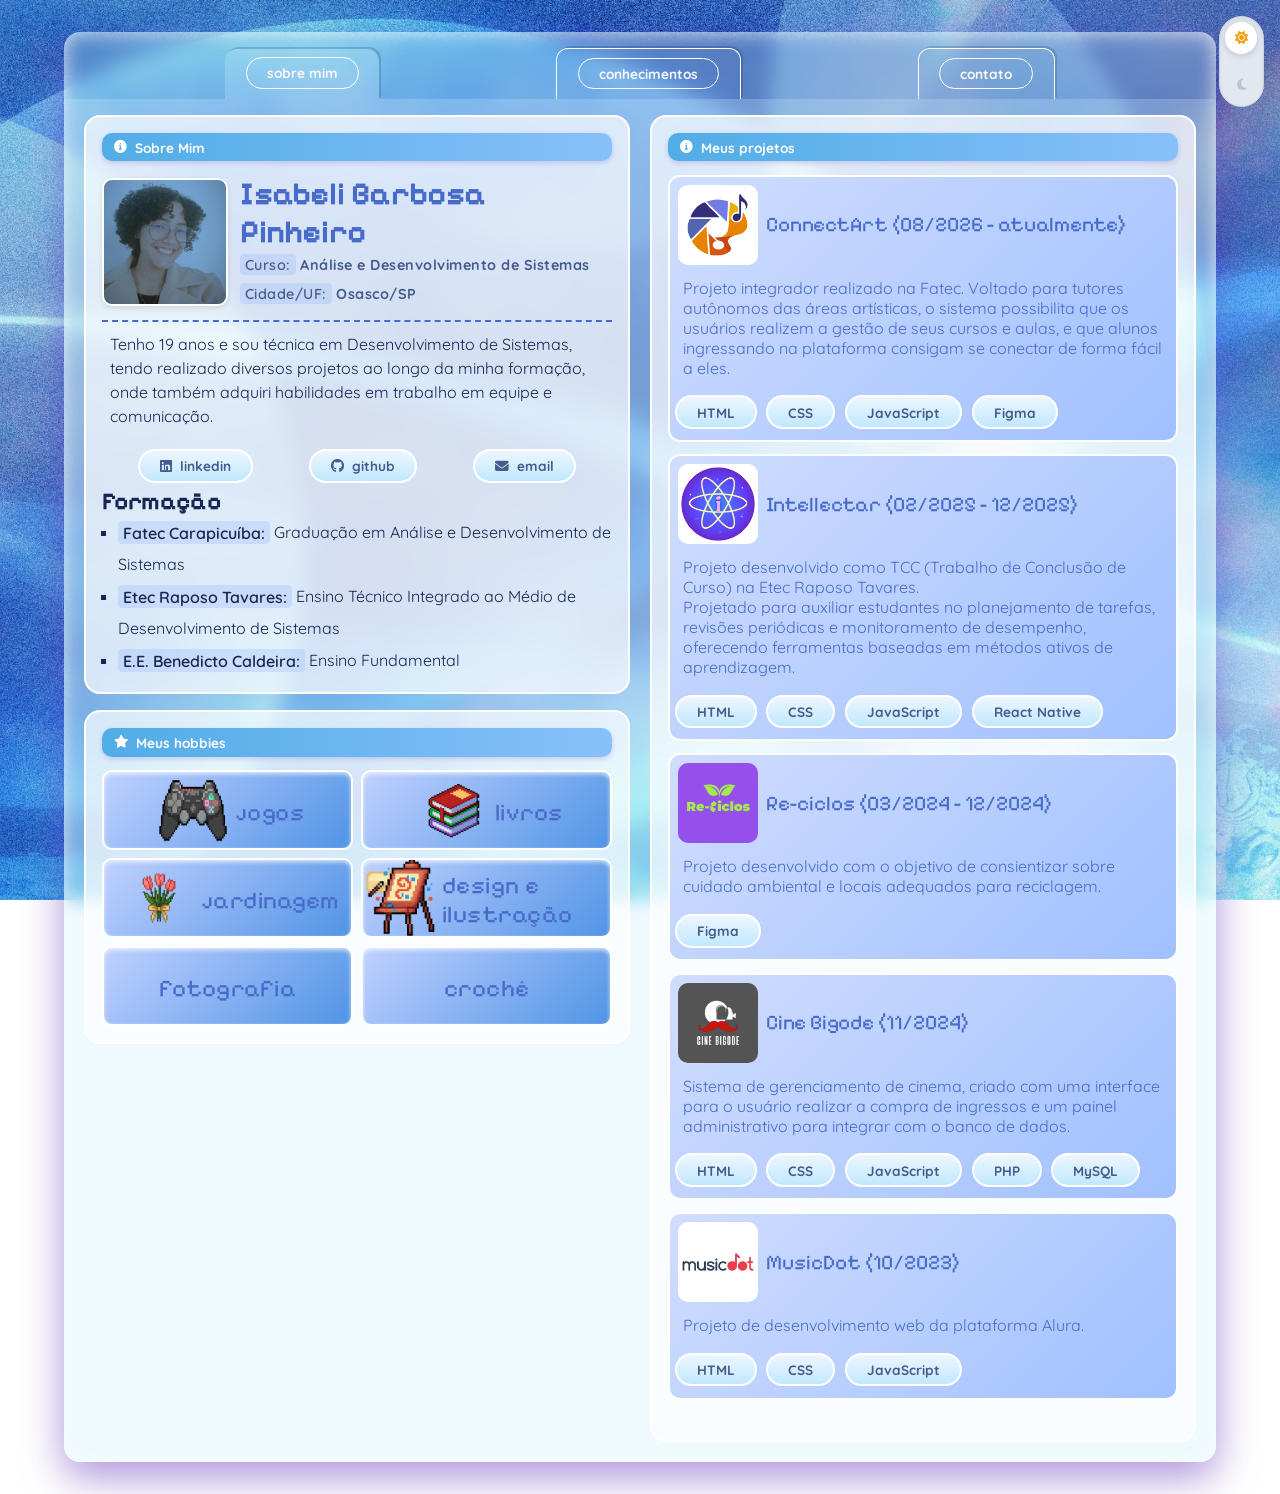
<file: web-114/index.html>
<!DOCTYPE html>
<html lang="pt-br">
<head>
    <meta charset="UTF-8">
    <meta name="viewport" content="width=device-width, initial-scale=1.0">
    <title>Portfólio - Isabeli Barbosa</title>
    <link rel="stylesheet" href="https://cdnjs.cloudflare.com/ajax/libs/font-awesome/6.4.0/css/all.min.css">
    <link rel="stylesheet" href="css/style.css">
    
</head>
<body>

    <button id="tema">
        
        <!-- ícones de fora -->
        <i class="icone-track fa-solid fa-sun"></i>
        <i class="icone-track fa-solid fa-moon"></i>

        <!-- ícones dentro do thumb -->
        <div class="tema-thumb">
            <i class="icone-thumb fa-solid fa-sun"></i>
            <i class="icone-thumb fa-solid fa-moon"></i>
        </div>

    </button>

    <main>
                         
        <nav class="nav-tabs">
            <button class="pasta ativo" onclick="paginacao(1)">
                <span href="#" class="pilula navegacao">sobre mim</span>
            </button>
            <button class="pasta" onclick="paginacao(2)">
                <span href="#" class="pilula navegacao">conhecimentos</span>
            </button>
            <button class="pasta" onclick="paginacao(3)">
                <span href="#" class="pilula navegacao">contato</span>
            </button>
        </nav>

        <section id="sobre">

        <div class="container-grid">

            <div style="display: flex; flex-direction: column; gap: 1rem;">
                
                <!-- SEÇÃO SOBRE MIM -->
                <section class="card">
                    <div class="card-header">
                        <i class="fa-solid fa-circle-info"></i>
                        <span>Sobre Mim</span>
                    </div>
                    
                    <div class="profile-info">
                        <div class="profile-avatar-box"></div>
                        <div class="profile-name-group">
                            <h2 id="titulo">Isabeli Barbosa Pinheiro</h2>
                            <div class="profile-sub"><strong class="highlight">Curso:</strong> Análise e Desenvolvimento de Sistemas</div>
                            <div class="profile-sub"><strong class="highlight">Cidade/UF:</strong> Osasco/SP</div>
                        </div>
                    </div>

                    <hr>

                    <p class="bio-text">
                        Tenho 19 anos e sou técnica em Desenvolvimento de Sistemas, tendo realizado diversos
                        projetos ao longo da minha formação, onde também adquiri habilidades em trabalho 
                        em equipe e comunicação.
                    </p>

                    <div class="nav-tabs">
                        <a href="https://www.linkedin.com/in/isabeli-barbosa?" class="pilula link"><i class="fa-brands fa-linkedin"></i>linkedin</a>
                        <a href="https://github.com/isapinheir" class="pilula link"><i class="fa-brands fa-github"></i>github</a>
                        <a href="mailto:isabeli.barrr@gmail.com" class="pilula link"><i class="fa-solid fa-envelope"></i>email</a>
                    </div>

                    <h2>Formação</h2>
                    <ul class="lista quadrada">
                        <li><strong class="highlight">Fatec Carapicuíba:</strong> Graduação em Análise e Desenvolvimento de Sistemas</li>
                        <li><strong class="highlight">Etec Raposo Tavares:</strong> Ensino Técnico Integrado ao Médio de Desenvolvimento de Sistemas</li>
                        <li><strong class="highlight">E.E. Benedicto Caldeira:</strong> Ensino Fundamental</li>
                    </ul>
                </section> 
                
                <section class="card">

                    <div class="card-header">
                        <i class="fa-solid fa-star"></i>
                        <span>Meus hobbies</span>
                    </div>

                    <section class="mini-img-grid">
                        <div class="mini-img-box"><img src="img/controle.png"><p>jogos</p></div>
                        <div class="mini-img-box"><img src="img/livro.png"><p>livros</p></div>
                        <div class="mini-img-box"><img src="img/flor.png"><p>jardinagem</p></div>
                        <div class="mini-img-box"><img src="img/quadro.png"><p>design e ilustração</p></div>
                        <div class="mini-img-box"><p>fotografia</p></div>
                        <div class="mini-img-box"><p>crochê</p></div>
                    </section>
                </section>
                
                </div>


            <!-- COLUNA 2 -->
            <div style="display: flex; flex-direction: column; gap: 1rem;">
                
                <!-- SEÇÃO DE PROJETOS -->
                <section class="card transparente">

                    <div class="card-header">
                        <i class="fa-solid fa-circle-info"></i>
                        <span>Meus projetos</span>
                    </div>

                    <div class="media-grid">

                        <div class="card-projeto">
                            <div class="card-projeto-container">
                                <img src="img/projeto-connectart.png" alt="Logo do ConnectArt">
                                <p class="card-projeto-titulo">ConnectArt (08/2026 - atualmente)</p>
                            </div>
                            <div class="card-projeto-container">
                                <p class="card-projeto-desc">
                                    Projeto integrador realizado na Fatec. Voltado para
                                    tutores autônomos das áreas artísticas, o sistema
                                    possibilita que os usuários realizem a gestão de
                                    seus cursos e aulas, e que alunos ingressando na
                                    plataforma consigam se conectar de forma fácil a 
                                    eles.
                                </p>
                                <div class="card-projeto-container">
                                    <p class="pilula">HTML</p>
                                    <p class="pilula">CSS</p>
                                    <p class="pilula">JavaScript</p>
                                    <p class="pilula">Figma</p>
                                </div>
                            </div>
                        </div>
                        
                        <div class="card-projeto">
                            <div class="card-projeto-container">
                                <img src="img/projeto-intellectar.png" alt="Logo do Intellectar">
                                <p class="card-projeto-titulo">Intellectar (02/2025 - 12/2025)</p>
                            </div>
                            <div class="card-projeto-container">
                                <p class="card-projeto-desc">
                                    Projeto desenvolvido como TCC (Trabalho de Conclusão 
                                    de Curso) na Etec Raposo Tavares.<br>
                                    Projetado para auxiliar estudantes no planejamento
                                    de tarefas, revisões periódicas e monitoramento de 
                                    desempenho, oferecendo ferramentas baseadas em 
                                    métodos ativos de aprendizagem.
                                </p>
                                <div class="card-projeto-container">
                                    <p class="pilula">HTML</p>
                                    <p class="pilula">CSS</p>
                                    <p class="pilula">JavaScript</p>
                                    <p class="pilula">React Native</p>
                                </div>
                            </div>
                        </div>

                        <div class="card-projeto">
                            <div class="card-projeto-container">
                                <img src="img/projeto-reciclos.png" alt="Logo do Re-ciclos">
                                <p class="card-projeto-titulo">Re-ciclos (03/2024 - 12/2024)</p>
                            </div>
                            <div class="card-projeto-container">
                                <p class="card-projeto-desc">
                                    Projeto desenvolvido com o objetivo de consientizar 
                                    sobre cuidado ambiental e locais adequados para 
                                    reciclagem.
                                </p>
                                <div class="card-projeto-container">
                                    <p class="pilula">Figma</p>
                                </div>
                            </div>
                        </div>

                        <div class="card-projeto">
                            <div class="card-projeto-container">
                                <img src="img/projeto-cine.png" alt="Logo do Cine Bigode">
                                <p class="card-projeto-titulo">Cine Bigode (11/2024)</p>
                            </div>
                            <div class="card-projeto-container">
                                <p class="card-projeto-desc">
                                    Sistema de gerenciamento de cinema, criado com uma
                                    interface para o usuário realizar a compra de 
                                    ingressos e um painel administrativo para
                                    integrar com o banco de dados.
                                </p>
                                <div class="card-projeto-container">
                                    <p class="pilula">HTML</p>
                                    <p class="pilula">CSS</p>
                                    <p class="pilula">JavaScript</p>
                                    <p class="pilula">PHP</p>
                                    <p class="pilula">MySQL</p>
                                </div>
                            </div>
                        </div>                        

                        <div class="card-projeto">
                            <div class="card-projeto-container">
                                <img src="img/projeto-music-dot.png" alt="Logo da MusicDot">
                                <p class="card-projeto-titulo">MusicDot (10/2023)</p>
                            </div>
                            <div class="card-projeto-container">
                                <p class="card-projeto-desc">
                                    Projeto de desenvolvimento web da plataforma Alura.
                                </p>
                                <div class="card-projeto-container">
                                    <p class="pilula">HTML</p>
                                    <p class="pilula">CSS</p>
                                    <p class="pilula">JavaScript</p>
                                </div>
                            </div>
                        </div>


                    </div>
                </section>                

            </div>
            </div>
            </section>

            <section id="conh" class="oculto" onclick="paginacao(2)">
            <div class="container-grid">
                <div style="display: flex; flex-direction: column; gap: 1rem;">

                    <section class="card transparente" id="conhecimentos">

                    <div class="card-header">
                        <i class="fa-solid fa-file-code"></i>
                        <span>Linguaens de Programação</span>
                    </div>

                    <div class="table-wrapper">
                        <table>
                            <thead>
                                <tr>
                                    <th>Tecnologia</th>
                                    <th>Nível</th>
                                    <th>Tempo de experiência</th>
                                </tr>
                            </thead>
                            <tbody>
                                <tr>
                                    <td>JavaScript</td>
                                    <td>Intermediário</td>
                                    <td>4 anos</td>
                                </tr>
                                <tr>
                                    <td>Java</td>
                                    <td>Básico</td>
                                    <td>2 anos</td>
                                </tr>
                                <tr>
                                    <td>Python</td>
                                    <td>Básico</td>
                                    <td>1 ano</td>
                                </tr>
                                <tr>
                                    <td>PHP</td>
                                    <td>Básico</td>
                                    <td>1 ano</td>
                                </tr>
                            </tbody>
                        </table>
                    </div>

                </section>

                <section class="card transparente" id="conhecimentos">

                    <div class="card-header">
                            <i class="fa-solid fa-database"></i>
                            <span>Back-end</span>
                        </div>

                    <div class="table-wrapper">
                        <table>
                            <thead>
                                <tr>
                                    <th>Tecnologia</th>
                                    <th>Nível</th>
                                    <th>Tempo de experiência</th>
                                </tr>
                            </thead>
                            <tbody>
                                <tr>
                                    <td>MySQL</td>
                                    <td>Básico</td>
                                    <td>2 anos</td>
                                </tr>
                            </tbody>
                        </table>
                    </div>
                </section>

                    </div>

                    <div style="display: flex; flex-direction: column; gap: 1rem;">

                        <section class="card transparente" id="conhecimentos">

                    <div class="card-header">
                        <i class="fa-solid fa-code"></i>
                        <span>Front-end</span>
                    </div>

                    <div class="table-wrapper">
                        <table>
                            <thead>
                                <tr>
                                    <th>Tecnologia</th>
                                    <th>Nível</th>
                                    <th>Tempo de experiência</th>
                                </tr>
                            </thead>
                            <tbody>
                                <tr>
                                    <td>HTML</td>
                                    <td>Intermediário</td>
                                    <td>4 anos</td>
                                </tr>
                                <tr>
                                    <td>CSS</td>
                                    <td>Intermediário</td>
                                    <td>4 anos</td>
                                </tr>                                
                                <tr>
                                    <td>React.js</td>
                                    <td>Básico</td>
                                    <td>1 ano</td>
                                </tr>
                                <tr>
                                    <td>React Native</td>
                                    <td>Básico</td>
                                    <td>1 ano</td>
                                </tr>
                            </tbody>
                        </table>
                    </div>

                </section>

                <section class="card transparente" id="conhecimentos">

                    <div class="card-header">
                        <i class="fa-solid fa-screwdriver-wrench"></i>
                        <span>Ferramentas</span>
                    </div>

                    <div class="table-wrapper">
                        <table>
                            <thead>
                                <tr>
                                    <th>Tecnologia</th>
                                    <th>Nível</th>
                                    <th>Tempo de experiência</th>
                                </tr>
                            </thead>
                            <tbody>
                                <tr>
                                    <td>Git/GitHub</td>
                                    <td>Básico</td>
                                    <td>2 anos</td>
                                </tr>
                                <tr>
                                    <td>Figma</td>
                                    <td>Básico</td>
                                    <td>2 anos</td>
                                </tr>
                            </tbody>
                        </table>
                    </div>

                </section>

                    </div>
                </section>
            </div>

            <section id="contato" class="oculto" onclick="paginacao(3)">
                <div class="container-grid">

                <div style="display: flex; flex-direction: column; gap: 1rem;">
                    <section class="card">

                        <h2>Quer falar comigo?</h2>

                        <p class="bio-text">
                            Pode usar minhas redes sociais ou
                            usar o formulário!
                        </p>

                        <hr>

                        <div class="nav-tabs">
                            <a href="https://www.linkedin.com/in/isabeli-barbosa?" class="pilula link"><i class="fa-brands fa-linkedin"></i>linkedin</a>
                            <a href="https://github.com/isapinheir" class="pilula link"><i class="fa-brands fa-github"></i>github</a>
                            <a href="mailto:isabeli.barrr@gmail.com" class="pilula link"><i class="fa-solid fa-envelope"></i>email</a>
                        </div>

                    </section>
                </div>
                <div style="display: flex; flex-direction: column; gap: 1rem;">

                    <section class="card" id="contato">
                        <div class="card-header">
                            <i class="fa-solid fa-circle-info"></i>
                            <span>Contato</span>
                        </div>

                        <form id="formularioMensagem">
                                <label for="nomeContato">Nome:</label>
                                <input type="text" id="nomeContato" maxlength="35" placeholder="Seu nome" required>
                                
                                <label for="emailContato">E-mail:</label>
                                <input type="email" id="emailContato" placeholder="email@dominio.com" required>
                                
                                <label for="assuntoContato">Assunto:</label>
                                <input type="text" id="assuntoContato" minlength="2" maxlength="50" placeholder="Assunto da sua mensagem" required>

                                <label for="mensagemContato">Mensagem:</label>
                                <textarea id="mensagemContato" rows="4" min-length="10" max-length="300" placeholder="Escreva sua mensagem" required></textarea>

                            <button type="submit" class="btn-enviar">Enviar Mensagem</button>
                        </form>

                        <div id="popup-formulario">
                            <span>Mensagem enviada com sucesso!</span>
                        </div>

                    </section>

                </div>
                </div>
            </section>

    </main>

    <!-- <footer>
        <p>2026 — Isabeli Barbosa Pinheiro</p>
    </footer> -->

    <script src="js/script.js"></script>

</body>
</html>
</file>
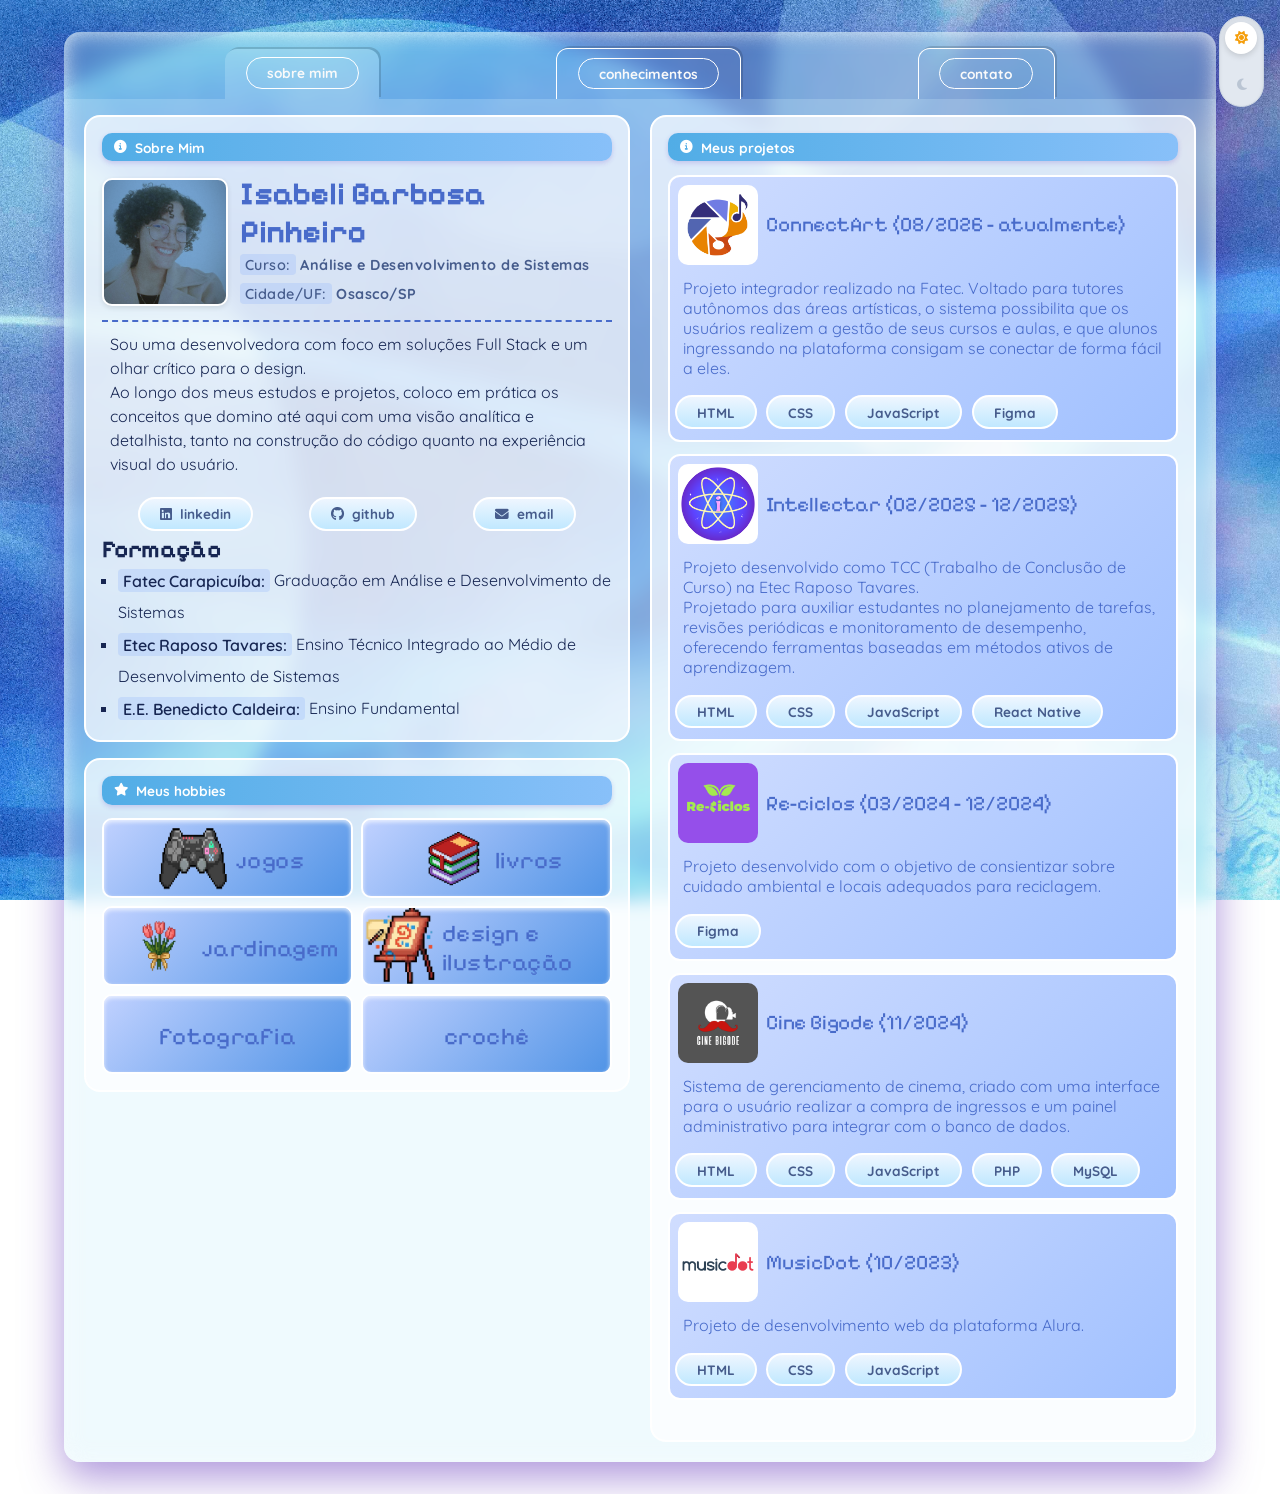
<file: web-115/index.html>
<!DOCTYPE html>
<html lang="pt-br">
<head>
    <meta charset="UTF-8">
    <meta name="viewport" content="width=device-width, initial-scale=1.0">
    <title>Portfólio - Isabeli Barbosa</title>
    <link rel="stylesheet" href="https://cdnjs.cloudflare.com/ajax/libs/font-awesome/6.4.0/css/all.min.css">
    <link rel="stylesheet" href="css/style.css">
    
</head>
<body>

    <button id="tema">
        
        <!-- ícones de fora -->
        <i class="icone-track fa-solid fa-sun"></i>
        <i class="icone-track fa-solid fa-moon"></i>

        <!-- ícones dentro do thumb -->
        <div class="tema-thumb">
            <i class="icone-thumb fa-solid fa-sun"></i>
            <i class="icone-thumb fa-solid fa-moon"></i>
        </div>

    </button>

    <main>
                         
        <nav class="nav-tabs">
            <button class="pasta ativo" onclick="paginacao(1)">
                <span href="#" class="pilula navegacao">sobre mim</span>
            </button>
            <button class="pasta" onclick="paginacao(2)">
                <span href="#" class="pilula navegacao">conhecimentos</span>
            </button>
            <button class="pasta" onclick="paginacao(3)">
                <span href="#" class="pilula navegacao">contato</span>
            </button>
        </nav>

        <section id="sobre">

        <div class="container-grid">

            <div style="display: flex; flex-direction: column; gap: 1rem;">
                
                <!-- SEÇÃO SOBRE MIM -->
                <section class="card">
                    <div class="card-header">
                        <i class="fa-solid fa-circle-info"></i>
                        <span>Sobre Mim</span>
                    </div>
                    
                    <div class="profile-info">
                        <div class="profile-avatar-box"></div>
                        <div class="profile-name-group">
                            <h2 id="titulo">Isabeli Barbosa Pinheiro</h2>
                            <div class="profile-sub"><strong class="highlight">Curso:</strong> Análise e Desenvolvimento de Sistemas</div>
                            <div class="profile-sub"><strong class="highlight">Cidade/UF:</strong> Osasco/SP</div>
                        </div>
                    </div>

                    <hr>

                    <p class="bio-text">
                        Sou uma desenvolvedora com foco em soluções Full Stack e um olhar 
                        crítico para o design.<br>
                        Ao longo dos meus estudos e projetos, coloco em prática os conceitos 
                        que domino até aqui com uma visão analítica e detalhista, tanto na 
                        construção do código quanto na experiência visual do usuário.
                    </p>

                    <div class="nav-tabs">
                        <a href="https://www.linkedin.com/in/isabeli-barbosa?" class="pilula link"><i class="fa-brands fa-linkedin"></i>linkedin</a>
                        <a href="https://github.com/isapinheir" class="pilula link"><i class="fa-brands fa-github"></i>github</a>
                        <a href="mailto:isabeli.barrr@gmail.com" class="pilula link"><i class="fa-solid fa-envelope"></i>email</a>
                    </div>

                    <h2>Formação</h2>
                    <ul class="lista quadrada">
                        <li><strong class="highlight">Fatec Carapicuíba:</strong> Graduação em Análise e Desenvolvimento de Sistemas</li>
                        <li><strong class="highlight">Etec Raposo Tavares:</strong> Ensino Técnico Integrado ao Médio de Desenvolvimento de Sistemas</li>
                        <li><strong class="highlight">E.E. Benedicto Caldeira:</strong> Ensino Fundamental</li>
                    </ul>
                </section> 
                
                <section class="card">

                    <div class="card-header">
                        <i class="fa-solid fa-star"></i>
                        <span>Meus hobbies</span>
                    </div>

                    <section class="mini-img-grid">
                        <div class="mini-img-box"><img src="img/controle.png"><p>jogos</p></div>
                        <div class="mini-img-box"><img src="img/livro.png"><p>livros</p></div>
                        <div class="mini-img-box"><img src="img/flor.png"><p>jardinagem</p></div>
                        <div class="mini-img-box"><img src="img/quadro.png"><p>design e ilustração</p></div>
                        <div class="mini-img-box"><p>fotografia</p></div>
                        <div class="mini-img-box"><p>crochê</p></div>
                    </section>
                </section>
                
                </div>


            <!-- COLUNA 2 -->
            <div style="display: flex; flex-direction: column; gap: 1rem;">
                
                <!-- SEÇÃO DE PROJETOS -->
                <section class="card transparente">

                    <div class="card-header">
                        <i class="fa-solid fa-circle-info"></i>
                        <span>Meus projetos</span>
                    </div>

                    <div class="media-grid">

                        <div class="card-projeto">
                            <div class="card-projeto-container">
                                <img src="img/projeto-connectart.png" alt="Logo do ConnectArt">
                                <p class="card-projeto-titulo">ConnectArt (08/2026 - atualmente)</p>
                            </div>
                            <div class="card-projeto-container">
                                <p class="card-projeto-desc">
                                    Projeto integrador realizado na Fatec. Voltado para
                                    tutores autônomos das áreas artísticas, o sistema
                                    possibilita que os usuários realizem a gestão de
                                    seus cursos e aulas, e que alunos ingressando na
                                    plataforma consigam se conectar de forma fácil a 
                                    eles.
                                </p>
                                <div class="card-projeto-container">
                                    <p class="pilula">HTML</p>
                                    <p class="pilula">CSS</p>
                                    <p class="pilula">JavaScript</p>
                                    <p class="pilula">Figma</p>
                                </div>
                            </div>
                        </div>
                        
                        <div class="card-projeto">
                            <div class="card-projeto-container">
                                <img src="img/projeto-intellectar.png" alt="Logo do Intellectar">
                                <p class="card-projeto-titulo">Intellectar (02/2025 - 12/2025)</p>
                            </div>
                            <div class="card-projeto-container">
                                <p class="card-projeto-desc">
                                    Projeto desenvolvido como TCC (Trabalho de Conclusão 
                                    de Curso) na Etec Raposo Tavares.<br>
                                    Projetado para auxiliar estudantes no planejamento
                                    de tarefas, revisões periódicas e monitoramento de 
                                    desempenho, oferecendo ferramentas baseadas em 
                                    métodos ativos de aprendizagem.
                                </p>
                                <div class="card-projeto-container">
                                    <p class="pilula">HTML</p>
                                    <p class="pilula">CSS</p>
                                    <p class="pilula">JavaScript</p>
                                    <p class="pilula">React Native</p>
                                </div>
                            </div>
                        </div>

                        <div class="card-projeto">
                            <div class="card-projeto-container">
                                <img src="img/projeto-reciclos.png" alt="Logo do Re-ciclos">
                                <p class="card-projeto-titulo">Re-ciclos (03/2024 - 12/2024)</p>
                            </div>
                            <div class="card-projeto-container">
                                <p class="card-projeto-desc">
                                    Projeto desenvolvido com o objetivo de consientizar 
                                    sobre cuidado ambiental e locais adequados para 
                                    reciclagem.
                                </p>
                                <div class="card-projeto-container">
                                    <p class="pilula">Figma</p>
                                </div>
                            </div>
                        </div>

                        <div class="card-projeto">
                            <div class="card-projeto-container">
                                <img src="img/projeto-cine.png" alt="Logo do Cine Bigode">
                                <p class="card-projeto-titulo">Cine Bigode (11/2024)</p>
                            </div>
                            <div class="card-projeto-container">
                                <p class="card-projeto-desc">
                                    Sistema de gerenciamento de cinema, criado com uma
                                    interface para o usuário realizar a compra de 
                                    ingressos e um painel administrativo para
                                    integrar com o banco de dados.
                                </p>
                                <div class="card-projeto-container">
                                    <p class="pilula">HTML</p>
                                    <p class="pilula">CSS</p>
                                    <p class="pilula">JavaScript</p>
                                    <p class="pilula">PHP</p>
                                    <p class="pilula">MySQL</p>
                                </div>
                            </div>
                        </div>                        

                        <div class="card-projeto">
                            <div class="card-projeto-container">
                                <img src="img/projeto-music-dot.png" alt="Logo da MusicDot">
                                <p class="card-projeto-titulo">MusicDot (10/2023)</p>
                            </div>
                            <div class="card-projeto-container">
                                <p class="card-projeto-desc">
                                    Projeto de desenvolvimento web da plataforma Alura.
                                </p>
                                <div class="card-projeto-container">
                                    <p class="pilula">HTML</p>
                                    <p class="pilula">CSS</p>
                                    <p class="pilula">JavaScript</p>
                                </div>
                            </div>
                        </div>


                    </div>
                </section>                

            </div>
            </div>
            </section>

            <section id="conh" class="oculto" onclick="paginacao(2)">
            <div class="container-grid">
                <div style="display: flex; flex-direction: column; gap: 1rem;">

                    <section class="card transparente" id="conhecimentos">

                    <div class="card-header">
                        <i class="fa-solid fa-file-code"></i>
                        <span>Linguagens de Programação</span>
                    </div>

                    <div class="table-wrapper">
                        <table>
                            <thead>
                                <tr>
                                    <th>Tecnologia</th>
                                    <th>Nível</th>
                                    <th>Tempo de experiência</th>
                                </tr>
                            </thead>
                            <tbody>
                                <tr>
                                    <td>JavaScript</td>
                                    <td>Intermediário</td>
                                    <td>4 anos</td>
                                </tr>
                                <tr>
                                    <td>Java</td>
                                    <td>Básico</td>
                                    <td>2 anos</td>
                                </tr>
                                <tr>
                                    <td>Python</td>
                                    <td>Básico</td>
                                    <td>1 ano</td>
                                </tr>
                            </tbody>
                        </table>
                    </div>

                </section>

                <section class="card transparente" id="conhecimentos">

                    <div class="card-header">
                            <i class="fa-solid fa-database"></i>
                            <span>Back-end</span>
                        </div>

                    <div class="table-wrapper">
                        <table>
                            <thead>
                                <tr>
                                    <th>Tecnologia</th>
                                    <th>Nível</th>
                                    <th>Tempo de experiência</th>
                                </tr>
                            </thead>
                            <tbody>
                                <tr>
                                    <td>PHP</td>
                                    <td>Básico</td>
                                    <td>1 ano</td>
                                </tr>
                                <tr>
                                    <td>MySQL</td>
                                    <td>Básico</td>
                                    <td>2 anos</td>
                                </tr>
                            </tbody>
                        </table>
                    </div>
                </section>

                    </div>

                    <div style="display: flex; flex-direction: column; gap: 1rem;">

                        <section class="card transparente" id="conhecimentos">

                    <div class="card-header">
                        <i class="fa-solid fa-code"></i>
                        <span>Front-end</span>
                    </div>

                    <div class="table-wrapper">
                        <table>
                            <thead>
                                <tr>
                                    <th>Tecnologia</th>
                                    <th>Nível</th>
                                    <th>Tempo de experiência</th>
                                </tr>
                            </thead>
                            <tbody>
                                <tr>
                                    <td>HTML</td>
                                    <td>Intermediário</td>
                                    <td>4 anos</td>
                                </tr>
                                <tr>
                                    <td>CSS</td>
                                    <td>Intermediário</td>
                                    <td>4 anos</td>
                                </tr>                                
                                <tr>
                                    <td>React.js</td>
                                    <td>Básico</td>
                                    <td>1 ano</td>
                                </tr>
                                <tr>
                                    <td>React Native</td>
                                    <td>Básico</td>
                                    <td>1 ano</td>
                                </tr>
                            </tbody>
                        </table>
                    </div>

                </section>

                <section class="card transparente" id="conhecimentos">

                    <div class="card-header">
                        <i class="fa-solid fa-screwdriver-wrench"></i>
                        <span>Ferramentas</span>
                    </div>

                    <div class="table-wrapper">
                        <table>
                            <thead>
                                <tr>
                                    <th>Tecnologia</th>
                                    <th>Nível</th>
                                    <th>Tempo de experiência</th>
                                </tr>
                            </thead>
                            <tbody>
                                <tr>
                                    <td>Git/GitHub</td>
                                    <td>Básico</td>
                                    <td>2 anos</td>
                                </tr>
                                <tr>
                                    <td>Figma</td>
                                    <td>Básico</td>
                                    <td>2 anos</td>
                                </tr>
                            </tbody>
                        </table>
                    </div>

                </section>

                    </div>
                </section>
            </div>

            <section id="contato" class="oculto" onclick="paginacao(3)">
                <div class="container-grid">

                <div style="display: flex; flex-direction: column; gap: 1rem;">
                    <section class="card">

                        <h2>Quer conversar comigo?</h2>

                        <p class="bio-text">
                            Seja para falar sobre oportunidades, trocar uma ideia
                            sobre tecnologia, tirar dúvidas sobre meus projetos ou fazer 
                            networking, pode ficar à vontade para entrar em contato pelas 
                            minhas redes sociais ou enviar uma mensagem pelo formulário.
                        </p>

                        <hr>

                        <div class="nav-tabs">
                            <a href="https://www.linkedin.com/in/isabeli-barbosa?" class="pilula link"><i class="fa-brands fa-linkedin"></i>linkedin</a>
                            <a href="https://github.com/isapinheir" class="pilula link"><i class="fa-brands fa-github"></i>github</a>
                            <a href="mailto:isabeli.barrr@gmail.com" class="pilula link"><i class="fa-solid fa-envelope"></i>email</a>
                        </div>

                    </section>
                </div>
                <div style="display: flex; flex-direction: column; gap: 1rem;">

                    <section class="card" id="contato">
                        <div class="card-header">
                            <i class="fa-solid fa-circle-info"></i>
                            <span>Contato</span>
                        </div>

                        <form id="formularioMensagem" action="https://formsubmit.co/bc434d012658ed0189fbdd92ebe2854a" method="POST">
                                <input type="hidden" name="_subject" value="Alguém entrou em contato pelo portfólio">

                                <label for="nomeContato">Nome:</label>
                                <input type="text" name="Nome" id="nomeContato" maxlength="35" placeholder="Seu nome" required>
                                
                                <label for="emailContato">E-mail:</label>
                                <input type="email" name="Email" id="emailContato" placeholder="email@dominio.com" required>
                                
                                <label for="assuntoContato">Assunto:</label>
                                <input type="text" name="Assunto" id="assuntoContato" minlength="2" maxlength="50" placeholder="Assunto da sua mensagem" required>

                                <label for="mensagemContato">Mensagem:</label>
                                <textarea id="mensagemContato" name="Mensagem" rows="4" minlength="10" maxlength="300" placeholder="Escreva sua mensagem" required></textarea>

                            <button type="submit" class="btn-enviar">Enviar Mensagem</button>
                        </form>

                        <div id="popup-formulario">
                            <span>Mensagem enviada com sucesso!</span>
                        </div>

                    </section>

                </div>
                </div>
            </section>

    </main>

    <!-- <footer>
        <p>2026 — Isabeli Barbosa Pinheiro</p>
    </footer> -->

    <script src="js/script.js"></script>

</body>
</html>
</file>
<file: web-107/css/style.css>
@import url('https://fonts.googleapis.com/css2?family=Pixelify+Sans:wght@400..700&display=swap');
html {
    scroll-behavior: smooth;
}
body{
    background-color: #f9f1e4;
    font-family: 'Pixelify Sans', sans-serif;
}
.container{
    display: flex;
    gap: 20px;
}
main{
    flex: 1;
}
aside{
    width: 30%;
}
nav a {
    margin-right: 15px;
    color: #0099E0;
    text-decoration: none;
}
h1{
    color:#0099E0;
}
h2{
    color:#8F95D3
}
h3{
    color:#AE7DB6;
}
p{
    color:#0E0E52;
}
li{
    color:#150578;
}
a{
    color:#F45B69;
}
table{
    background-color: aliceblue;
    color: #8F95D3;
    text-align: center;
}
.hobbies{
    display: flex;
    flex-direction: row;
    
}
.hobbies-img{
    display: flex;
    flex-direction: column;
}
.hobbies-img img{
    width: 5em;
    height: 5em;
    margin-left: 3em;
}
</file>
<file: web-108/css/style.css>
@import url('https://fonts.googleapis.com/css2?family=Pixelify+Sans:wght@400..700&display=swap');

/* Reset básico */

* {
    box-sizing: border-box;
    margin: 0;
    padding: 0;
}

html {
    scroll-behavior: smooth;
}

body {
    background: url(../img/wallpaper.jpeg) no-repeat center/100% fixed;
    font-family: 'Pixelify Sans', sans-serif;
    color: #0E0E52;
    line-height: 1.6;
}

/* Header */

.cabecalho {
    background-color: #fff;
    padding: 2rem;
    border-bottom: 3px solid #8F95D3;
    text-align: center;
}

.cabecalho h1 {
    color: #0099E0;
    font-size: 2.5rem;
    margin-bottom: 0.5rem;
}

nav {
    margin-top: 1rem;
}

nav a {
    margin: 0 10px;
    color: #0099E0;
    text-decoration: none;
    font-weight: bold;
}

nav a:hover {
    text-decoration: underline;
    color: #16b5fe
}

/* Layout Principal */

.container {
    display: flex;
    max-width: 90vw;
    margin: 2rem auto;
    gap: 1rem;
}

main {
    flex: 1;
    display: flex;
    flex-direction: column;
    gap: 30px;
}

aside {
    width: 30%;
}

.card {
    /* From https://css.glass */
    background: rgba(255, 255, 255, 0.67);
    border-radius: 16px;
    box-shadow: 0 4px 30px rgba(0, 0, 0, 0.1);
    backdrop-filter: blur(9.3px);
    -webkit-backdrop-filter: blur(9.3px);
    padding: 1.6rem;
    border-radius: 8px;
    box-shadow: 0 10px 6px rgba(0, 0, 0, 0.199);
}
.card-secundario{
    background-color: #f9f1e4;
    border: 1px solid #DDDDDD;
    border-radius: 10px;        
    padding: 20px;    
    margin: 20px 0;       
    box-shadow: 0 2px 5px rgba(0,0,0,0.1); 
}
.card-secundario p{
    margin-bottom: 0.8rem;
}
.card-titulo{
    font-size: 1.5rem;
    color: #0099E0;
}
.card-tec{
    display: inline;
    padding: 0.5rem;
    border-radius: 8px;
    background-color: #007bb5;
    color: #f9f1e4; 
}
.card-tec:hover{
    background-color: #0d99da;
}

/* Tipografia e Cores */

h2 {
    color: #8F95D3;
    margin-bottom: 1rem;
    border-bottom: 2px solid #8F95D3;
    padding-bottom: 0.5rem;
}

h3 {
    color: #AE7DB6;
    margin: 15px 0 10px 0;
}

p, li {
    color: #150578;
}

/* Listas */

.lista{
    padding-left: 20px;
}
.quadrada{
    list-style-type: square;
}
.romana{
    list-style-type: upper-roman;
}

/* Tabela estilizada */

.table-wrapper {
    overflow-x: auto;
}

table {
    width: 100%;
    border-collapse: collapse;
    background-color: aliceblue;
    color: #150578;
    margin-top: 10px;
}

th, td {
    padding: 10px;
    border: 1px solid #d0d7de;
    text-align: center;
}

th {
    background-color: #8F95D3;
    color: #fff;
}

/* Formulário */

form {
    display: flex;
    flex-direction: column;
    gap: 10px;
    margin-top: 15px;
}

input, textarea {
    width: 100%;
    padding: 10px;
    border: 1px solid #8F95D3;
    border-radius: 4px;
    font-family: 'Pixelify Sans', sans-serif;
}

.btn-enviar {
    background-color: #0099E0;
    color: white;
    border: none;
    padding: 12px;
    border-radius: 4px;
    cursor: pointer;
    font-weight: bold;
    font-family: 'Pixelify Sans', sans-serif;
    font-size: 1rem;
    margin-top: 5px;
}

.btn-enviar:hover {
    background-color: #007bb5;
}

.links-rapidos {
    margin-top: 15px;
}

.links-rapidos a {
    color: #F45B69;
    text-decoration: none;
    margin-right: 15px;
    font-weight: bold;
}

.links-rapidos a:hover {
    text-decoration: underline;
    color: #fa7a85;
}

/* Hobbies imagens */

.hobbies {
    display: flex;
    flex-direction: row;
    align-items: center;
}

.hobbies-img-container {
    display: flex;
    flex-direction: column;
    justify-content: center;
    gap: 1rem;
    margin-right: 1rem;
    margin-left: 1rem;
}

.hobbies-img-container img {
    width: 4em;
    height: 4em;
}

/* Footer */

footer {
    text-align: center;
    padding: 20px;
    background-color: #8F95D3;
    color: #fff;
    margin-top: 40px;
}

/* Responsividade para Dispositivos Móveis */

@media (max-width: 768px) {
    .container {
        flex-direction: column;
    }
    aside {
        width: 100%;
    }
}
</file>
<file: web-109/css/style.css>
@import url('https://fonts.googleapis.com/css2?family=Pixelify+Sans:wght@400..700&display=swap');
@import url('https://fonts.googleapis.com/css2?family=Borel&display=swap');

/* Reset básico */

* {
    box-sizing: border-box;
    margin: 0;
    padding: 0;
}

html {
    scroll-behavior: smooth;
}

body {
    background: url(../img/wallpaper.jpeg) no-repeat center/100% fixed;
    font-family: 'Pixelify Sans', sans-serif;
    color: #0E0E52;
    line-height: 1.6;
}

/* Header */

header {
    background-color: #fff;
    padding: 2rem;
    border-bottom: 3px solid #8F95D3;
    text-align: center;
}

header h1 {
    color: #0099E0;
    font-family: 'Borel', 'cursive';
    font-size: 2.5rem;
    margin-bottom: 0.5rem;
}

nav {
    margin-top: 1rem;
}

nav a {
    margin: 0 10px;
    color: #0099E0;
    text-decoration: none;
    font-weight: bold;
}

nav a:hover {
    text-decoration: underline;
    color: #16b5fe
}

/* Layout Principal */

.container {
    display: flex;
    max-width: 90vw;
    margin: 2rem auto;
    gap: 1rem;
}

main {
    flex: 1;
    display: flex;
    flex-direction: column;
    gap: 30px;
}

aside {
    width: 30%;
}

.card {
    /* From https://css.glass */
    background: rgba(255, 255, 255, 0.67);
    border-radius: 16px;
    box-shadow: 0 4px 30px rgba(0, 0, 0, 0.1);
    backdrop-filter: blur(9.3px);
    -webkit-backdrop-filter: blur(9.3px);

    padding: 1.6rem;
    border-radius: 8px;
    box-shadow: 0 10px 6px rgba(0, 0, 0, 0.199);
}
.card-projeto{
    display: flex;
        /* From https://css.glass */
    background: rgba(216, 241, 251, 0.397);
    border-radius: 16px;
    box-shadow: 0 4px 30px rgba(0, 0, 0, 0.1);
    backdrop-filter: blur(9.3px);
    -webkit-backdrop-filter: blur(9.3px);

    justify-content: space-between;
    border: 1px solid #d2edf3;
    border-radius: 10px;        
    padding: 20px;    
    margin: 20px 0;       
    gap: 2rem;
    box-shadow: 0 2px 5px rgba(0,0,0,0.1); 
    cursor: pointer;
}
.card-projeto p{
    margin-bottom: 0.8rem;
}
.card-projeto-titulo{
    font-size: 1.5rem;
    color: #0099E0;
}
.card-projeto-secundario{
    align-self: center;

}
.card-projeto-secundario img{
    width: 10rem;
    border-radius: 20px;
}

.card-tec{
    display: inline;
    padding: 0.5rem;
    border-radius: 8px;
    background-color: #007bb5;
    color: #f9f1e4; 
}
.card-tec:hover{
    background-color: #0d99da;
}

/* Tipografia e Cores */

h2 {
    color: #8F95D3;
    margin-bottom: 1rem;
    border-bottom: 2px solid #8F95D3;
    padding-bottom: 0.5rem;
}

h3 {
    color: #AE7DB6;
    margin: 15px 0 10px 0;
}

p, li {
    color: #150578;
}

/* Listas */

.lista{
    padding-left: 20px;
}
.quadrada{
    list-style-type: square;
}
.romana{
    list-style-type: upper-roman;
}

/* Tabela estilizada */

.table-wrapper {
    overflow-x: auto;
}

table {
    width: 80%;
    border-collapse: collapse;
    background-color: aliceblue;
    color: #150578;
    margin-top: 10px;
}

th, td {
    border: 1px solid #d0d7de;
    text-align: center;
}

th {
    background-color: #8F95D3;
    color: #fff;
    padding: 0.7rem;
}

/* Formulário */

form {
    display: flex;
    flex-direction: column;
    gap: 10px;
    margin-top: 15px;
}

input, textarea {
    width: 100%;
    padding: 10px;
    border: 1px solid #8F95D3;
    border-radius: 4px;
    font-family: 'Pixelify Sans', sans-serif;
}

.btn-enviar {
    background-color: #0099E0;
    color: white;
    border: none;
    padding: 12px;
    border-radius: 4px;
    cursor: pointer;
    font-weight: bold;
    font-family: 'Pixelify Sans', sans-serif;
    font-size: 1rem;
    margin-top: 5px;
}

.btn-enviar:hover {
    background-color: #007bb5;
}

.links-rapidos {
    display: flex;
}

.links-rapidos a {
    color: #fadbde;
    text-decoration: none;
    margin-right: 15px;
    font-weight: bold;
}

.links-rapidos a:hover {
    text-decoration: underline;
    color: #f3b3b9;
}

/* Hobbies imagens */

.hobbies {
    display: flex;
    flex-direction: row;
    align-items: center;
}

.hobbies-img-container {
    display: flex;
    flex-direction: column;
    justify-content: center;
    gap: 1rem;
    margin-right: 1rem;
    margin-left: 1rem;
}

.hobbies-img-container img {
    width: 4em;
    height: 4em;
}

/* Footer */

footer {
    display: flex;
    justify-content: space-between;
    text-align: center;
    padding: 20px;
    background-color: #8F95D3;
    color: #fff;
    margin-top: 40px;
    gap: 1em;
}

/* Responsividade para Dispositivos Móveis */

@media (max-width: 768px) {
    .container {
        flex-direction: column;
    }
    aside {
        width: 100%;
    }
}
</file>
<file: web-110/css/style.css>
@import url('https://fonts.googleapis.com/css2?family=Pixelify+Sans:wght@400..700&display=swap&family=Quicksand:wght@500;600;700&display=swap');

:root {
    --azul1: #88c0f9;
    --azul2: #51ade6;
    --azul-escuro: #2b51b8;
    --accent-glow: rgba(136, 168, 249, 0.6);

    --texto1: #172652;
    --texto2: #465c8c;
    
    --card-bg: rgba(255, 255, 255, 0.7);
    --card-header-bg: linear-gradient(to right, var(--azul2), var(--azul1));
    --pilula-bg: linear-gradient(to bottom, #eef6ff, #c0e8ff);

    --gradiente1: linear-gradient(135deg, #c0d1ff, #5194e6);
    --gradiente2: linear-gradient(135deg, #d0ddff, #a0c0ff);
    --highlight:  rgba(136, 177, 249, 0.25);

    --radius-btn: 1.4rem;
}

* {
    box-sizing: border-box;
    margin: 0;
    padding: 0;
}

/* == GERAIS == */

body {
    font-family: 'Quicksand', sans-serif;
    background: url(../img/wallpaper.jpeg) no-repeat center/100% fixed;
    color: var(--texto1);
    min-height: 100vh;
    display: flex;
    justify-content: center;
    align-items: center;
    padding: 2rem 1rem;
    overflow-x: hidden;
}

main{
    width: 100%;
    max-width: 85vw;
    padding: 1.25rem;
    border-radius: 2rem;
    box-shadow: 0 15px 40px rgba(92, 43, 184, 0.5), inset 0 0 20px rgba(255, 255, 255, 0.8);
    overflow: hidden;
    position: relative;
    /* From https://css.glass */
    background: rgba(216, 241, 251, 0.397);
    border-radius: 16px;
    backdrop-filter: blur(9.3px);
    -webkit-backdrop-filter: blur(9.3px);
}

h1 {
    background: linear-gradient(to bottom, #d2bcfc, #9d76f3);
    border: 2px solid #ffffff;
    border-radius: var(--radius-btn);
    text-align: center;
    padding: 0.45rem;
    font-family: 'Pixelify Sans', sans-serif;
    font-size: 2.3rem;
    color: #ffffff;
    letter-spacing: 1.5px;
    font-weight: 700;
    margin-bottom: 1.25rem;
    box-shadow: 0 3px 8px rgba(92, 43, 184, 0.2), inset 0 1px 2px rgba(255,255,255,0.8);
    text-shadow: 0 1px 2px rgba(0,0,0,0.3);
}
h2{
    font-size: 1.5rem;
    font-family: 'Pixelify Sans', sans-serif;
}
hr{
    border: none;
    border-top: 2px dashed var(--azul-escuro);
    margin: 0.6rem 0;
}

.highlight {
    background-color: var(--highlight);
    padding: 0.1rem 0.3rem;
    border-radius: 4px;
    font-weight: 600;
}

.pilula {
    display: inline;
    background: var(--pilula-bg);
    border: 2px solid #ffffff;
    border-radius: var(--radius-btn);
    padding: 0.4rem 1.25rem;
    margin: 0.3rem;
    font-size: 0.85rem;
    font-weight: 700;
    color: var(--texto2);
    text-decoration: none;
    box-shadow: 0 2px 5px rgba(92, 43, 184, 0.15), inset 0 1px 2px rgba(255,255,255,0.8);
    transition: all 0.2s ease;
    cursor: default;
}
.pilula i{
    padding-right: .5rem;
}

.navegacao{
    background: transparent;
    border: 1px solid #ffffff;
    color: #fafafa;
}

.link:hover, .navegacao:hover{ /*estilos das pilulas*/
    background: linear-gradient(to bottom, var(--azul1), var(--azul2));
    color: #ffffff;
    text-shadow: 0 1px 2px rgba(0,0,0,0.2);
    box-shadow: 0 4px 10px var(--accent-glow), inset 0 1px 2px rgba(255,255,255,0.8);
    cursor: pointer;
}

.container-grid {
    display: grid;
    grid-template-columns: 1fr 1fr;
    gap: 1.25rem;
}

/* === NAVEGAÇÃO === */

.nav-tabs {
    display: flex;
    align-items: center;
    justify-content: space-evenly;
    margin: 1rem 0;
    gap: 1rem;
    flex-wrap: wrap;
}

/* === LISTAS === */

.lista{
    padding-left: 1rem;
    line-height: 2;
}
.quadrada{
    list-style-type: square;
}
.romana{
    list-style-type: upper-roman;
}


/* == CARDS == */


.card {
    background: var(--card-bg);
    border: 2px solid #ffffff;
    border-radius: 16px;
    padding: 1rem;
    box-shadow: 0 6px 15px rgba(92, 43, 184, 0.08), inset 0 1px 3px rgba(255,255,255,0.8);
    position: relative;
}
.card-header {
    display: flex;
    align-items: center;
    gap: 0.5rem;
    background: var(--card-header-bg);
    padding: 0.35rem 0.75rem;
    border-radius: 10px;
    color: white;
    font-size: 0.85rem;
    font-weight: 700;
    margin-bottom: 0.85rem;
    box-shadow: 0 2px 5px rgba(92,43,184,0.2);
}

.card-header i {
    font-size: 0.8rem;
}


/* == SOBRE MIM == */

.profile-info {
    display: flex;
    align-items: center;
    gap: 0.75rem;
    margin-bottom: 0.75rem;
}

.profile-avatar-box {
    width: 8rem;
    height: 8rem;
    background-color: var(--azul1);
    background-image: url('../img/minha-foto.jpg');
    background-size: cover;
    background-position: center;
    background-blend-mode: multiply;
    border: 2px solid #ffffff;
    border-radius: 10px;
    display: flex;
    align-items: center;
    justify-content: center;
    color: white;
    font-size: 1.25rem;
    box-shadow: 0 2px 5px rgba(0,0,0,0.1);
}

.profile-avatar-box img{
    width: inherit;
    height: inherit;
    border-radius: inherit;
}

.profile-name-group h2 {
    font-size: 2rem;
    color: var(--azul-escuro);
}

.profile-sub {
    font-size: .9rem;
    color: var(--texto2);
    letter-spacing: 0.5px;
    line-height: 2;
    font-weight: 700;
}
.bio-text {
    font-size: 1rem;
    line-height: 1.5;
    color: var(--texto1);
}


/* === PROJETOS === */

.media-grid-2x2 {
    display: grid;
    grid-template-columns: 1fr 1fr;
    gap: 0.75rem;
    margin-bottom: 0.75rem;
}
.card-projeto {
    height: fit-content;
    background: var(--gradiente2);
    border: 2px solid #ffffff;
    border-radius: 12px;
    display: flex;
    flex-direction: column;
    color: var(--azul-escuro);
    box-shadow: 0 4px 10px rgba(92,43,184,0.1), inset 0 2px 4px rgba(255,255,255,0.8);
    transition: transform 0.2s ease;
}

.card-projeto:hover {
    transform: translateY(-2px);
}
.card-projeto-container{
    display: flex;
    flex-direction: row;
    flex-wrap: wrap;
}
.card-projeto-container:first-child{
    margin-top: .5rem;
    flex-wrap: nowrap;
}
.card-projeto-container:last-child{
    margin-bottom: .2rem;
}
.card-projeto-container img{
    width: 5rem;
    margin: 0 .5rem;
    border-radius: 10px;
}
.card-projeto-titulo{
    font-size: 1.3rem;
    font-family: "Pixelify Sans";
    color: var(--azul-escuro);
    align-self: center;
}
.card-projeto-desc{
    margin: .8rem;
}

/* == TABELA == */

.table-wrapper {
    overflow-x: auto;
}

table {
    width: 100%;
    border-collapse: collapse;
    background-color: aliceblue;
    color: #150578;
    margin-top: 10px;
}

th, td {
    border: 1px solid #d0d7de;
    text-align: center;
}

th {
    background: var(--gradiente2);
    color: #fff;
    padding: 0.7rem;
}

/* == FORMULÁRIO == */

form {
    display: flex;
    flex-direction: column;
    gap: 10px;
    margin-top: 15px;
}

input, textarea {
    width: 100%;
    padding: 10px;
    border: 1px solid var(--azul2);
    border-radius: 4px;
    font-family: 'Quicksand', sans-serif;
}

.btn-enviar {
    background: var(--gradiente1);
    color: white;
    border: none;
    padding: 12px;
    border-radius: 4px;
    cursor: pointer;
    font-weight: bold;
    font-family: 'Quicksand', sans-serif;
    font-size: 1rem;
    margin-top: 5px;
    transition: all 0.2s ease;
}

.btn-enviar:hover {
    background: var(--gradiente2);
}

/* == HOBBIES */

.mini-img-grid {
    display: grid;
    grid-template-columns: 1fr 1fr;
    gap: 0.5rem;
    margin-top: 0.85rem;
}

.mini-img-box {
    height: 85px;
    background: var(--gradiente1);
    border: 2px solid #ffffff;
    border-radius: 10px;
    display: flex;
    flex-direction: row;
    align-items: center;
    justify-content: center;
    color: var(--azul-escuro);
    font-size: 1.5rem;
    position: relative;
    overflow: hidden;
    box-shadow: inset 0 2px 4px rgba(255,255,255,0.7);
}

.mini-img-box p {
    margin-top: 4px;
    font-family: 'Pixelify Sans', sans-serif;
    letter-spacing: 0.5px;
}
.mini-img-box img {
    width: 3.5em;
    height: 3.5em;
}
</file>
<file: web-111/css/style.css>
@import url('https://fonts.googleapis.com/css2?family=Pixelify+Sans:wght@400..700&display=swap&family=Quicksand:wght@500;600;700&display=swap');

:root {
    --azul1: #88c0f9;
    --azul2: #51ade6;
    --azul-escuro: #2b51b8;
    --accent-glow: rgba(136, 168, 249, 0.6);

    --texto1: #172652;
    --texto2: #465c8c;
    
    --card-bg: rgba(255, 255, 255, 0.7);
    --card-header-bg: linear-gradient(to right, var(--azul2), var(--azul1));
    --pilula-bg: linear-gradient(to bottom, #eef6ff, #c0e8ff);

    --gradiente1: linear-gradient(135deg, #c0d1ff, #5194e6);
    --gradiente2: linear-gradient(135deg, #d0ddff, #a0c0ff);
    --highlight:  rgba(136, 177, 249, 0.25);

    --radius-btn: 1.4rem;
}

* {
    box-sizing: border-box;
    margin: 0;
    padding: 0;
}

/* == GERAIS == */

body {
    font-family: 'Quicksand', sans-serif;
    background: url(../img/wallpaper.jpeg) no-repeat center/cover fixed;
    color: var(--texto1);
    min-height: 100vh;
    display: flex;
    justify-content: center;
    align-items: center;
    padding: 2rem 1rem;
    overflow-x: hidden;
}

main{
    width: 100%;
    max-width: 90vw;
    padding: 1.25rem;
    border-radius: 2rem;
    box-shadow: 0 15px 40px rgba(92, 43, 184, 0.5), inset 0 0 20px rgba(255, 255, 255, 0.8);
    overflow: hidden;
    position: relative;
    /* From https://css.glass */
    background: rgba(216, 241, 251, 0.397);
    border-radius: 16px;
    backdrop-filter: blur(9.3px);
    -webkit-backdrop-filter: blur(9.3px);
}

h1 {
    background: linear-gradient(to bottom, #d2bcfc, #9d76f3);
    border: 2px solid #ffffff;
    border-radius: var(--radius-btn);
    text-align: center;
    padding: 0.45rem;
    font-family: 'Pixelify Sans', sans-serif;
    font-size: 2.3rem;
    color: #ffffff;
    letter-spacing: 1.5px;
    font-weight: 700;
    margin-bottom: 1.25rem;
    box-shadow: 0 3px 8px rgba(92, 43, 184, 0.2), inset 0 1px 2px rgba(255,255,255,0.8);
    text-shadow: 0 1px 2px rgba(0,0,0,0.3);
}
h2{
    font-size: 1.5rem;
    font-family: 'Pixelify Sans', sans-serif;
}
hr{
    border: none;
    border-top: 2px dashed var(--azul-escuro);
    margin: 0.6rem 0;
}

.highlight {
    background-color: var(--highlight);
    padding: 0.1rem 0.3rem;
    border-radius: 4px;
    font-weight: 600;
}

.pilula {
    display: inline;
    background: var(--pilula-bg);
    border: 2px solid #ffffff;
    border-radius: var(--radius-btn);
    padding: 0.4rem 1.25rem;
    margin: 0.3rem;
    text-align: center;
    font-size: 0.85rem;
    font-weight: 700;
    color: var(--texto2);
    text-decoration: none;
    box-shadow: 0 2px 5px rgba(92, 43, 184, 0.15), inset 0 1px 2px rgba(255,255,255,0.8);
    transition: all 0.2s ease;
    cursor: default;
}
.pilula i{
    padding-right: .5rem;
}

.navegacao{
    background: transparent;
    border: 1px solid #ffffff;
    color: #fafafa;
}

.link:hover, .navegacao:hover{ /*estilos das pilulas*/
    background: linear-gradient(to bottom, var(--azul1), var(--azul2));
    color: #ffffff;
    text-shadow: 0 1px 2px rgba(0,0,0,0.2);
    box-shadow: 0 4px 10px var(--accent-glow), inset 0 1px 2px rgba(255,255,255,0.8);
    cursor: pointer;
}

.container-grid {
    display: grid;
    grid-template-columns: 1fr 1fr;
    gap: 1.25rem;
}

/* === NAVEGAÇÃO === */

.nav-tabs {
    display: flex;
    align-items: center;
    justify-content: space-evenly;
    margin: 1rem 0;
    gap: 1rem;
    flex-wrap: wrap;
}

/* === LISTAS === */

.lista{
    padding-left: 1rem;
    line-height: 2;
}
.quadrada{
    list-style-type: square;
}
.romana{
    list-style-type: upper-roman;
}


/* == CARDS == */


.card {
    background: var(--card-bg);
    border: 2px solid #ffffff;
    border-radius: 16px;
    padding: 1rem;
    box-shadow: 0 6px 15px rgba(92, 43, 184, 0.08), inset 0 1px 3px rgba(255,255,255,0.8);
    position: relative;
}
.card-header {
    display: flex;
    align-items: center;
    gap: 0.5rem;
    background: var(--card-header-bg);
    padding: 0.35rem 0.75rem;
    border-radius: 10px;
    color: white;
    font-size: 0.85rem;
    font-weight: 700;
    margin-bottom: 0.85rem;
    box-shadow: 0 2px 5px rgba(92,43,184,0.2);
}

.card-header i {
    font-size: 0.8rem;
}


/* == SOBRE MIM == */

.profile-info {
    display: flex;
    align-items: center;
    gap: 0.75rem;
    margin-bottom: 0.75rem;
}

.profile-avatar-box {
    width: 8rem;
    height: 8rem;
    background-color: var(--azul1);
    background-image: url('../img/minha-foto.jpg');
    background-size: cover;
    background-position: center;
    background-blend-mode: multiply;
    border: 2px solid #ffffff;
    border-radius: 10px;
    display: flex;
    align-items: center;
    justify-content: center;
    color: white;
    font-size: 1.25rem;
    box-shadow: 0 2px 5px rgba(0,0,0,0.1);
}

.profile-name-group h2 {
    font-size: 2rem;
    color: var(--azul-escuro);
}

.profile-sub {
    font-size: .9rem;
    color: var(--texto2);
    letter-spacing: 0.5px;
    line-height: 2;
    font-weight: 700;
}
.bio-text {
    margin: 0 .5rem;
    font-size: 1rem;
    line-height: 1.5;
    color: var(--texto1);
}


/* === PROJETOS === */

.media-grid {
    column-width: 250px; 
    column-gap: 0.75rem;
    margin-bottom: 0.75rem;
}
.card-projeto {
    background: var(--gradiente2);
    border: 2px solid #ffffff;
    border-radius: 12px;
    display: flex;
    flex-direction: column;
    color: var(--azul-escuro);
    box-shadow: 0 4px 10px rgba(92,43,184,0.1), inset 0 2px 4px rgba(255,255,255,0.8);
    transition: transform 0.2s ease;
    align-items: start;
        break-inside: avoid;
    margin-bottom: 0.75rem;
}

.card-projeto:hover {
    transform: translateY(-2px);
}
.card-projeto-container{
    display: flex;
    flex-direction: row;
    flex-wrap: wrap;
}
.card-projeto-container:first-child{
    margin-top: .5rem;
    flex-wrap: nowrap;
}
.card-projeto-container:last-child{
    margin-bottom: .2rem;
}
.card-projeto-container img{
    width: 5rem;
    margin: 0 .5rem;
    border-radius: 10px;
}
.card-projeto-titulo{
    font-size: 1.3rem;
    font-family: "Pixelify Sans";
    color: var(--azul-escuro);
    align-self: center;
}
.card-projeto-desc{
    margin: .8rem;
}

/* == TABELA == */

.table-wrapper {
    overflow-x: auto;
}

table {
    width: 100%;
    border-collapse: collapse;
    background-color: aliceblue;
    color: #150578;
    margin-top: 10px;
}

th, td {
    border: 1px solid #d0d7de;
    text-align: center;
}

th {
    background: var(--gradiente2);
    color: #fff;
    padding: 0.7rem;
}
td{
    padding: .3rem 0;
}

/* == FORMULÁRIO == */

form {
    display: flex;
    flex-direction: column;
    gap: 10px;
    margin-top: 15px;
}

input, textarea {
    width: 100%;
    padding: 10px;
    border: 1px solid var(--azul2);
    border-radius: 4px;
    font-family: 'Quicksand', sans-serif;
}

.btn-enviar {
    background: var(--gradiente1);
    color: white;
    border: none;
    padding: 12px;
    border-radius: 4px;
    cursor: pointer;
    font-weight: bold;
    font-family: 'Quicksand', sans-serif;
    font-size: 1rem;
    margin-top: 5px;
    transition: all 0.2s ease;
}

.btn-enviar:hover {
    background: var(--gradiente2);
}

/* == HOBBIES */

.mini-img-grid {
    display: grid;
    grid-template-columns: 1fr 1fr;
    gap: 0.5rem;
    margin-top: 0.85rem;
}

.mini-img-box {
    height: 5rem;
    background: var(--gradiente1);
    border: 2px solid #ffffff;
    border-radius: 10px;
    display: flex;
    flex-direction: row;
    align-items: center;
    justify-content: center;
    color: var(--azul-escuro);
    font-size: 1.5rem;
    position: relative;
    overflow: hidden;
    box-shadow: inset 0 2px 4px rgba(255,255,255,0.7);
}

.mini-img-box p {
    margin-top:  4px;
    font-family: 'Pixelify Sans', sans-serif;
    letter-spacing: 0.5px;
}
.mini-img-box img {
    width: 3.5em;
    height: 3.5em;
}


/* == RESPONSIVIDADE == */

@media (min-width: 750px) and (max-width: 1024px) { /*Telas médias*/
    main{
        max-width: 100vw;
    }
    h2{
        font-size: 1.1rem;
    }
    .nav-tabs{
        flex-wrap: nowrap;
    }
    /*sobre mim*/
    .profile-name-group h2{
        font-size: 1.35rem;
        margin: .3rem;
    }
    .profile-sub{
        font-size: .8rem;
    }
    .bio-text{
        font-size: 1rem;
    }
    /*tabela*/
    td{
        font-size: .8rem;
    }
    /*hobbies*/
    .mini-img-box p{
        font-size: 1.4rem;
    }
    .mini-img-box img{
        width: 1.4em;
        height: 1.4em;
    }
}

@media(max-width: 750px){ /*Telas pequenas*/
    body{
        padding: 0;
    }
    main{
        max-width: inherit;
        border-radius: 0%;
    }
    .container-grid{
        display: flex;
        flex-direction: column;
    }
    /*hobbies*/
    .mini-img-box p{
        font-size: 1.3rem;
    }
    .mini-img-box img{
        width: 2.3em;
        height: 2.3em;
    }
}
</file>
<file: web-113/css/style.css>
@import url('https://fonts.googleapis.com/css2?family=Pixelify+Sans:wght@400..700&display=swap&family=Quicksand:wght@500;600;700&display=swap');

:root {
    --azul1: #88c0f9;
    --azul2: #51ade6;
    --azul-escuro: #486bca;
    --accent-glow: rgba(136, 168, 249, 0.6);

    --texto1: #172652;
    --texto2: #465c8c;

    --glass-bg: rgba(216, 241, 251, 0.233);
    --card-bg: rgba(255, 255, 255, 0.7);
    --card-header-bg: linear-gradient(to right, var(--azul2), var(--azul1));
    --pilula-bg: linear-gradient(to bottom, #eef6ff, #c0e8ff);
    --form-bg: #f0f8ff;

    --gradiente1: linear-gradient(135deg, #c0d1ff, #5194e6);
    --gradiente2: linear-gradient(135deg, #d0ddff, #a0c0ff);
    --highlight:  rgba(136, 177, 249, 0.25);
    --borda: #fff;
    --boxshadow1: 0 1px 3px rgba(121, 179, 250, 0.8);

    --radius-btn: 1.4rem;
}

#tema.claro{
    background-color: #e2e8f0;
    border: 1px solid #cbd5e1;
    box-shadow: inset 0 2px 4px rgba(0, 0, 0, 0.06);
}

#tema.escuro  {
    background-color: #1e293b;
    border: 1px solid #334155;
    box-shadow: inset 0 2px 4px rgba(0, 0, 0, 0.3);
}


* {
    box-sizing: border-box;
    margin: 0;
    padding: 0;
}

/* == GERAIS == */

body {
    font-family: 'Quicksand', sans-serif;
    background: url(../img/wallpaper.jpg) no-repeat center/cover fixed;
    color: var(--texto1);
    min-height: 100vh;
    display: flex;
    justify-content: center;
    align-items: center;
    padding: 2rem 1rem;
    overflow-x: hidden;
}

main{
    width: 100%;
    max-width: 90vw;
    border-radius: 2rem;
    box-shadow: 0 15px 40px rgba(92, 43, 184, 0.5), inset 0 0 20px rgba(255, 255, 255, 0.8);
    overflow: hidden;
    position: relative;
    /* From https://css.glass */
    background: var(--glass-bg);
    border-radius: 16px;
    backdrop-filter: blur(9.3px);
    -webkit-backdrop-filter: blur(9.3px);
}

/*h1 {
    background: linear-gradient(to bottom, #d2bcfc, #9d76f3);
    border: 2px solid #ffffff;
    border-radius: var(--radius-btn);
    text-align: center;
    padding: 0.45rem;
    font-family: 'Pixelify Sans', sans-serif;
    font-size: 2.3rem;
    color: #ffffff;
    letter-spacing: 1.5px;
    font-weight: 700;
    margin-bottom: 1.25rem;
    box-shadow: 0 3px 8px rgba(92, 43, 184, 0.2), inset 0 1px 2px rgba(255,255,255,0.8);
    text-shadow: 0 1px 2px rgba(0,0,0,0.3);
}*/
h2{
    font-size: 1.5rem;
    font-family: 'Pixelify Sans', sans-serif;
}
hr{
    border: none;
    border-top: 2px dashed var(--azul-escuro);
    margin: 0.6rem 0;
}

.highlight {
    background-color: var(--highlight);
    padding: 0.1rem 0.3rem;
    border-radius: 4px;
    font-weight: 600;
}

.pilula {
    display: inline;
    background: var(--pilula-bg);
    border: 2px solid var(--borda);
    border-radius: var(--radius-btn);
    padding: 0.4rem 1.25rem;
    margin: 0.3rem;
    text-align: center;
    font-size: 0.85rem;
    font-weight: 700;
    color: var(--texto2);
    text-decoration: none;
    box-shadow: 0 2px 5px rgba(92, 43, 184, 0.15), inset var(--boxshadow);
    transition: all 0.2s ease;
    cursor: default;
}
.pilula i{
    padding-right: .5rem;
}

.navegacao{
    background: transparent;
    border: 1px solid #ffffff;
    color: #fafafa;
}

.link:hover, .navegacao:hover{ /*estilos das pilulas*/
    background: linear-gradient(to bottom, var(--azul1), var(--azul2));
    color: #ffffff;
    text-shadow: 0 1px 2px rgba(0,0,0,0.2);
    box-shadow: 0 4px 10px var(--accent-glow), inset 0 1px 2px var(--boxshadow);
    cursor: pointer;
}

.container-grid {
    display: grid;
    grid-template-columns: 1fr 1fr;
    gap: 1.25rem;
    padding:  1rem 1.25rem 1.25rem;
    background: var(--glass-bg);
}

.oculto{
    display: none;
}
#alerta{
    height: 4rem;
    width: 5rem;
    z-index: 99;
}

/* === BOTÃO MODO CLARO/ESCURO === */

#tema{
    position: absolute;
    top: 1rem;
    right: 1rem;
    width: 44px;
    height: 90px;
    border-radius: 9999px;
    cursor: pointer;
    transition: background-color 0.4s ease, border-color 0.4s ease, box-shadow 0.4s ease;
    display: flex;
    flex-direction: column;
    justify-content: space-between;
    align-items: center;
    padding: 8px 0;
    color: #fff;
}

.icone-track{
    width: 20px;
    height: 20px;
    z-index: 1;
    transition: opacity 0.3s ease, transform 0.4s ease, color 0.4s ease;
}
.claro .icone-track.fa-sun {
    color: #f59e0b;
    opacity: 1;
}
.claro .icone-track.fa-moon{
    color: #94a3b8;
    opacity: 0.5;
}
.escuro .icone-track.fa-sun{
    color: #64748b;
    opacity: 0.5;
}
.escuro .icone-thumb.fa-sun {
    color: #818cf8;
    opacity: 1;
}

.tema-thumb {
    position: absolute;
    left: 5px;
    top: 5px;
    width: 32px;
    height: 32px;
    border-radius: 50%;
    transition: transform 0.4s cubic-bezier(0.4, 0, 0.2, 1), background-color 0.4s ease, box-shadow 0.4s ease;
    display: flex;
    align-items: center;
    justify-content: center;
    z-index: 2;
}
.claro .tema-thumb {
    transform: translateY(0px);
    background-color: #ffffff;
    box-shadow: 0 2px 6px rgba(0, 0, 0, 0.15);
}

.escuro .tema-thumb {
    transform: translateY(46px);
    background-color: #0f172a;
    box-shadow: 0 2px 8px rgba(0, 0, 0, 0.5);
}

/* dentro do thumb */
.thumb-icon {
    position: absolute;
    width: 18px;
    height: 18px;
    transition: opacity 0.3s ease, transform 0.4s ease;
}

.claro .icone-thumb.fa-sun {
    opacity: 1;
    transform: rotate(0deg) scale(1);
    color: #f59e0b;
}
.claro .icone-thumb.fa-moon{
    opacity: 0;
    transform: rotate(-90deg) scale(0.5);
    color: #818cf8;
}

.escuro .icone-thumb.fa-sun {
    opacity: 0;
    transform: rotate(90deg) scale(0.5);
    color: #f59e0b;
}
.escuro .icone-thumb.fa-moon {
    opacity: 1;
    transform: rotate(0deg) scale(1);
    color: #818cf8;
}



/* === NAVEGAÇÃO === */

.nav-tabs {
    display: flex;
    align-items: center;
    justify-content: space-evenly;
    margin: 1rem 0 0;
    gap: 1rem;
    flex-wrap: wrap;
}

.pasta {
    padding:  1rem;
    font-family: inherit;
    font-size: 0.875rem;
    font-weight: 600;
    cursor: pointer;
    border: 1px solid #fff;
    border-bottom: none;
    border-top-left-radius: 12px;
    border-top-right-radius: 12px;
    box-shadow: 2px -2px 0px rgba(0, 0, 0, 0.15);
    transition: all 0.2s ease-in-out;
    position: relative;
    background-color: transparent;
}
.pasta.ativo{
    background-color: var(--glass-bg);
    border: none;
}

/* === LISTAS === */

.lista{
    padding-left: 1rem;
    line-height: 2;
}
.quadrada{
    list-style-type: square;
}
.romana{
    list-style-type: upper-roman;
}


/* == CARDS == */


.card {
    background: var(--card-bg);
    border: 2px solid var(--borda);
    border-radius: 16px;
    padding: 1rem;
    box-shadow: 0 6px 15px rgba(42, 43, 184, 0.08), inset var(--boxshadow);
    position: relative;
}
.card-header {
    display: flex;
    align-items: center;
    gap: 0.5rem;
    background: var(--card-header-bg);
    padding: 0.35rem 0.75rem;
    border-radius: 10px;
    color: white;
    font-size: 0.85rem;
    font-weight: 700;
    margin-bottom: 0.85rem;
    box-shadow: 0 2px 5px rgba(92,43,184,0.2);
}

.card-header i {
    font-size: 0.8rem;
}


/* == SOBRE MIM == */

.profile-info {
    display: flex;
    align-items: center;
    gap: 0.75rem;
    margin-bottom: 0.75rem;
}

.profile-avatar-box {
    width: 8rem;
    height: 8rem;
    background-color: var(--azul1);
    background-image: url('../img/minha-foto.jpg');
    background-size: cover;
    background-position: center;
    background-blend-mode: multiply;
    border: 2px solid var(--borda);
    border-radius: 10px;
    display: flex;
    align-items: center;
    justify-content: center;
    color: white;
    font-size: 1.25rem;
    box-shadow: 0 2px 5px rgba(0,0,0,0.1);
}

.profile-name-group h2 {
    font-size: 2rem;
    color: var(--azul-escuro);
}

.profile-sub {
    font-size: .9rem;
    color: var(--texto2);
    letter-spacing: 0.5px;
    line-height: 2;
    font-weight: 700;
}
.bio-text {
    margin: 0 .5rem;
    font-size: 1rem;
    line-height: 1.5;
    color: var(--texto1);
}


/* === PROJETOS === */

.media-grid {
    column-width: 250px; 
    column-gap: 0.75rem;
    margin-bottom: 0.75rem;
}
.card-projeto {
    background: var(--gradiente2);
    border: 2px solid var(--borda);
    border-radius: 12px;
    display: flex;
    flex-direction: column;
    color: var(--azul-escuro);
    box-shadow: 0 4px 10px rgba(92,43,184,0.1), inset 0 2px 4px var(--boxshadow);
    transition: transform 0.2s ease;
    align-items: start;
        break-inside: avoid;
    margin-bottom: 0.75rem;
}

.card-projeto:hover {
    transform: translateY(-2px);
}
.card-projeto-container{
    display: flex;
    flex-direction: row;
    flex-wrap: wrap;
}
.card-projeto-container:first-child{
    margin-top: .5rem;
    flex-wrap: nowrap;
}
.card-projeto-container:last-child{
    margin-bottom: .2rem;
}
.card-projeto-container img{
    width: 5rem;
    margin: 0 .5rem;
    border-radius: 10px;
}
.card-projeto-titulo{
    font-size: 1.3rem;
    font-family: "Pixelify Sans";
    color: var(--azul-escuro);
    align-self: center;
}
.card-projeto-desc{
    margin: .8rem;
}

/* == TABELA == */

.table-wrapper {
    overflow-x: auto;
}

table {
    width: 100%;
    border-collapse: collapse;
    background-color: var(--form-bg);
    margin-top: 10px;
}

th, td {
    border: 1px solid var(--azul-escuro);
    text-align: center;
}

th {
    background: var(--gradiente2);
    color: #fff;
    padding: 0.7rem;
}
td{
    padding: .3rem 0;
    color: var(--texto1);
}

/* == FORMULÁRIO == */

form {
    display: flex;
    flex-direction: column;
    gap: 10px;
    margin-top: 15px;
}

input, textarea {
    width: 100%;
    padding: 10px;
    border: 1px solid var(--azul1);
    border-radius: 4px;
    font-family: 'Quicksand', sans-serif;
    background-color: var(--form-bg);
    color: var(--azul-escuro);
}
input:focus, textarea:focus{
    outline: 1px solid var(--azul-escuro);
    box-shadow: var(--boxshadow);
}

.btn-enviar {
    background: var(--gradiente1);
    color: white;
    border: none;
    padding: 12px;
    border-radius: 4px;
    cursor: pointer;
    font-weight: bold;
    font-family: 'Quicksand', sans-serif;
    font-size: 1rem;
    margin-top: 5px;
    transition: all 0.2s ease;
}

.btn-enviar:hover {
    background: var(--gradiente2);
}

/* == HOBBIES */

.mini-img-grid {
    display: grid;
    grid-template-columns: 1fr 1fr;
    gap: 0.5rem;
    margin-top: 0.85rem;
}

.mini-img-box {
    height: 5rem;
    background: var(--gradiente1);
    border: 2px solid var(--borda);
    border-radius: 10px;
    display: flex;
    flex-direction: row;
    align-items: center;
    justify-content: center;
    color: var(--azul-escuro);
    font-size: 1.5rem;
    position: relative;
    overflow: hidden;
    box-shadow: inset 0 2px 4px rgba(255,255,255,0.7);
}

.mini-img-box p {
    margin-top:  4px;
    font-family: 'Pixelify Sans', sans-serif;
    letter-spacing: 0.5px;
}
.mini-img-box img {
    width: 3.5em;
    height: 3.5em;
}


/* == RESPONSIVIDADE == */

@media (min-width: 750px) and (max-width: 1024px) { /*Telas médias*/
    main{
        max-width: 100vw;
    }
    h2{
        font-size: 1.1rem;
    }
    .nav-tabs{
        flex-wrap: nowrap;
    }
    /*sobre mim*/
    .profile-name-group h2{
        font-size: 1.35rem;
        margin: .3rem;
    }
    .profile-sub{
        font-size: .8rem;
    }
    .bio-text{
        font-size: 1rem;
    }
    /*tabela*/
    td{
        font-size: .8rem;
    }
    /*hobbies*/
    .mini-img-box p{
        font-size: 1.4rem;
    }
    .mini-img-box img{
        width: 1.4em;
        height: 1.4em;
    }
}

@media(max-width: 750px){ /*Telas pequenas*/
    body{
        padding: 0;
    }
    main{
        max-width: inherit;
        border-radius: 0%;
    }
    .container-grid{
        display: flex;
        flex-direction: column;
    }
    /*hobbies*/
    .mini-img-box p{
        font-size: 1.3rem;
    }
    .mini-img-box img{
        width: 2.3em;
        height: 2.3em;
    }
}

@media(prefers-color-scheme: dark){
    :root {
    --azul1: #88c0f9;
    --azul2: #063e78;
    --azul-escuro: #c9ddf7;
    --accent-glow: rgba(136, 168, 249, 0.6);

    --texto1: #a6c3e6;
    --texto2: #b0c7e2;

    --glass-bg: rgba(0, 0, 0, 0.3);
    --card-bg: rgba(37, 37, 70, 0.7);
    --pilula-bg: linear-gradient(to bottom, #274250, #18415d);
    --form-bg: #080f35;

    --gradiente1: linear-gradient(135deg, #2b6b90, #272081);
    --gradiente2: linear-gradient(135deg, #193e54, #17134c);
    --highlight:  rgba(136, 177, 249, 0.25);
    --borda: #2b6095;
    --boxshadow: 0 0 5px rgba(101, 171, 246, 0.5);
    }
    #tema{
        color: #000;
    }
}
</file>
<file: web-114/css/style.css>
@import url('https://fonts.googleapis.com/css2?family=Pixelify+Sans:wght@400..700&display=swap&family=Quicksand:wght@500;600;700&display=swap');

:root {
    --azul1: #88c0f9;
    --azul2: #51ade6;
    --azul-escuro: #486bca;
    --accent-glow: rgba(136, 168, 249, 0.6);

    --texto1: #172652;
    --texto2: #465c8c;

    --glass-bg: rgba(216, 241, 251, 0.233);
    --card-bg: rgba(255, 255, 255, 0.7);
    --card-header-bg: linear-gradient(to right, var(--azul2), var(--azul1));
    --pilula-bg: linear-gradient(to bottom, #eef6ff, #c0e8ff);
    --form-bg: #f0f8ff;

    --gradiente1: linear-gradient(135deg, #c0d1ff, #5194e6);
    --gradiente2: linear-gradient(135deg, #d0ddff, #a0c0ff);
    --highlight:  rgba(136, 177, 249, 0.25);
    --borda: #fff;
    --boxshadow1: 0 1px 3px rgba(121, 179, 250, 0.8);

    --radius-btn: 1.4rem;
}

* {
    box-sizing: border-box;
    margin: 0;
    padding: 0;
}

/* == GERAIS == */

body {
    font-family: 'Quicksand', sans-serif;
    background: url(../img/wallpaper.jpg) no-repeat center/cover fixed;
    color: var(--texto1);
    min-height: 100vh;
    display: flex;
    justify-content: center;
    align-items: center;
    padding: 2rem 1rem;
    overflow-x: hidden;
}

main{
    width: 100%;
    max-width: 90vw;
    border-radius: 2rem;
    box-shadow: 0 15px 40px rgba(92, 43, 184, 0.5), inset 0 0 20px rgba(255, 255, 255, 0.8);
    overflow: hidden;
    position: relative;
    /* From https://css.glass */
    background: var(--glass-bg);
    border-radius: 16px;
    backdrop-filter: blur(9.3px);
    -webkit-backdrop-filter: blur(9.3px);
}

/*h1 {
    background: linear-gradient(to bottom, #d2bcfc, #9d76f3);
    border: 2px solid #ffffff;
    border-radius: var(--radius-btn);
    text-align: center;
    padding: 0.45rem;
    font-family: 'Pixelify Sans', sans-serif;
    font-size: 2.3rem;
    color: #ffffff;
    letter-spacing: 1.5px;
    font-weight: 700;
    margin-bottom: 1.25rem;
    box-shadow: 0 3px 8px rgba(92, 43, 184, 0.2), inset 0 1px 2px rgba(255,255,255,0.8);
    text-shadow: 0 1px 2px rgba(0,0,0,0.3);
}*/
h2{
    font-size: 1.5rem;
    font-family: 'Pixelify Sans', sans-serif;
}
hr{
    border: none;
    border-top: 2px dashed var(--azul-escuro);
    margin: 0.6rem 0;
}

.highlight {
    background-color: var(--highlight);
    padding: 0.1rem 0.3rem;
    border-radius: 4px;
    font-weight: 600;
}

.pilula {
    display: inline;
    background: var(--pilula-bg);
    border: 2px solid var(--borda);
    border-radius: var(--radius-btn);
    padding: 0.4rem 1.25rem;
    margin: 0.3rem;
    text-align: center;
    font-size: 0.85rem;
    font-weight: 700;
    color: var(--texto2);
    text-decoration: none;
    box-shadow: 0 2px 5px rgba(92, 43, 184, 0.15), inset var(--boxshadow);
    transition: all 0.2s ease;
    cursor: default;
}
.pilula i{
    padding-right: .5rem;
}

.pilula.navegacao{
    background: transparent;
    border: 1px solid #ffffff;
    color: #fafafa;
}

.pilula.link:hover, .pilula.navegacao:hover{ /*estilos das pilulas*/
    background: linear-gradient(to bottom, var(--azul1), var(--azul2));
    color: #ffffff;
    text-shadow: 0 1px 2px rgba(0,0,0,0.2);
    box-shadow: 0 4px 10px var(--accent-glow), inset 0 1px 2px var(--boxshadow);
    cursor: pointer;
}

.container-grid {
    display: grid;
    grid-template-columns: 1fr 1fr;
    gap: 1.25rem;
    padding:  1rem 1.25rem 1.25rem;
    background: var(--glass-bg);
}

.oculto{
    display: none;
}
#alerta{
    height: 4rem;
    width: 5rem;
    z-index: 99;
}

/* === BOTÃO MODO CLARO/ESCURO === */

#tema{
    position: absolute;
    top: 1rem;
    right: 1rem;
    width: 2.8rem;
    height: 5.7rem;
    z-index: 1000;
    border-radius: 9999px;
    cursor: pointer;
    transition: background-color 0.4s ease, border-color 0.4s ease, box-shadow 0.4s ease;
    display: flex;
    flex-direction: column;
    justify-content: space-between;
    align-items: center;
    padding: 8px 0;
    color: #fff;
}
#tema.claro{
    background-color: #e2e8f0;
    border: 1px solid #cbd5e1;
    box-shadow: inset 0 2px 4px rgba(0, 0, 0, 0.06);
}

#tema.escuro  {
    background-color: #1e293b;
    border: 1px solid #334155;
    box-shadow: inset 0 2px 4px rgba(0, 0, 0, 0.3);
}

.icone-track{
    width: 20px;
    height: 20px;
    z-index: 1;
    transition: opacity 0.3s ease, transform 0.4s ease, color 0.4s ease;
}
.claro .icone-track.fa-sun {
    opacity: 0;
}
.claro .icone-track.fa-moon{
    color: #94a3b8;
    opacity: 0.5;
}
.escuro .icone-track.fa-sun{
    color: #64748b;
    opacity: 0.5;
}
.escuro .icone-track.fa-moon {
    opacity: 0;
}

.tema-thumb {
    position: absolute;
    left: 5px;
    top: 5px;
    width: 32px;
    height: 32px;
    border-radius: 50%;
    transition: transform 0.4s cubic-bezier(0.4, 0, 0.2, 1), background-color 0.4s ease, box-shadow 0.4s ease;
    display: flex;
    align-items: center;
    justify-content: center;
    z-index: 2;
}
.claro .tema-thumb {
    transform: translateY(0rem);
    background-color: #ffffff;
    box-shadow: 0 2px 6px rgba(0, 0, 0, 0.15);
}

.escuro .tema-thumb {
    transform: translateY(2.8rem);
    background-color: #0f172a;
    box-shadow: 0 2px 8px rgba(0, 0, 0, 0.5);
}

/* dentro do thumb */
.thumb-icon {
    position: absolute;
    width: 18px;
    height: 18px;
    transition: opacity 0.3s ease, transform 0.4s ease;
}

.claro .icone-thumb.fa-sun {
    opacity: 1;
    transform: rotate(0deg) scale(1);
    color: #f59e0b;
}
.claro .icone-thumb.fa-moon{
    display: none;
}

.escuro .icone-thumb.fa-sun {
    display: none;
}
.escuro .icone-thumb.fa-moon {
    opacity: 1;
    transform: rotate(0deg) scale(1);
    color: #818cf8;
}



/* === NAVEGAÇÃO === */

.nav-tabs {
    display: flex;
    align-items: center;
    justify-content: space-evenly;
    margin: 1rem 0 0;
    gap: 1rem;
    flex-wrap: wrap;
}

.pasta {
    padding:  1rem;
    font-family: inherit;
    font-size: 0.875rem;
    font-weight: 600;
    cursor: pointer;
    border: 1px solid #fff;
    border-bottom: none;
    border-top-left-radius: 12px;
    border-top-right-radius: 12px;
    box-shadow: 2px -2px 0px rgba(0, 0, 0, 0.15);
    transition: all 0.2s ease-in-out;
    position: relative;
    background-color: transparent;
}
.pasta.ativo{
    background-color: var(--glass-bg);
    border: none;
}

/* === LISTAS === */

.lista{
    padding-left: 1rem;
    line-height: 2;
}
.quadrada{
    list-style-type: square;
}
.romana{
    list-style-type: upper-roman;
}


/* == CARDS == */


.card {
    background: var(--card-bg);
    border: 2px solid var(--borda);
    border-radius: 16px;
    padding: 1rem;
    box-shadow: 0 6px 15px rgba(42, 43, 184, 0.08), inset var(--boxshadow);
    position: relative;
}
.card-header {
    display: flex;
    align-items: center;
    gap: 0.5rem;
    background: var(--card-header-bg);
    padding: 0.35rem 0.75rem;
    border-radius: 10px;
    color: white;
    font-size: 0.85rem;
    font-weight: 700;
    margin-bottom: 0.85rem;
    box-shadow: 0 2px 5px rgba(92,43,184,0.2);
}

.card-header i {
    font-size: 0.8rem;
}


/* == SOBRE MIM == */

.profile-info {
    display: flex;
    align-items: center;
    gap: 0.75rem;
    margin-bottom: 0.75rem;
}

.profile-avatar-box {
    width: 8rem;
    height: 8rem;
    background-color: var(--azul1);
    background-image: url('../img/minha-foto.jpg');
    background-size: cover;
    background-position: center;
    background-blend-mode: multiply;
    border: 2px solid var(--borda);
    border-radius: 10px;
    display: flex;
    align-items: center;
    justify-content: center;
    color: white;
    font-size: 1.25rem;
    box-shadow: 0 2px 5px rgba(0,0,0,0.1);
}

.profile-name-group h2 {
    font-size: 2rem;
    color: var(--azul-escuro);
}

.profile-sub {
    font-size: .9rem;
    color: var(--texto2);
    letter-spacing: 0.5px;
    line-height: 2;
    font-weight: 700;
}
.bio-text {
    margin: 0 .5rem;
    font-size: 1rem;
    line-height: 1.5;
    color: var(--texto1);
}


/* === PROJETOS === */

.media-grid {
    column-width: 250px; 
    column-gap: 0.75rem;
    margin-bottom: 0.75rem;
}
.card-projeto {
    background: var(--gradiente2);
    border: 2px solid var(--borda);
    border-radius: 12px;
    display: flex;
    flex-direction: column;
    color: var(--azul-escuro);
    box-shadow: 0 4px 10px rgba(92,43,184,0.1), inset 0 2px 4px var(--boxshadow);
    transition: transform 0.2s ease;
    align-items: start;
        break-inside: avoid;
    margin-bottom: 0.75rem;
}

.card-projeto:hover {
    transform: translateY(-2px);
}
.card-projeto-container{
    display: flex;
    flex-direction: row;
    flex-wrap: wrap;
}
.card-projeto-container:first-child{
    margin-top: .5rem;
    flex-wrap: nowrap;
}
.card-projeto-container:last-child{
    margin-bottom: .2rem;
}
.card-projeto-container img{
    width: 5rem;
    margin: 0 .5rem;
    border-radius: 10px;
}
.card-projeto-titulo{
    font-size: 1.3rem;
    font-family: "Pixelify Sans";
    color: var(--azul-escuro);
    align-self: center;
}
.card-projeto-desc{
    margin: .8rem;
}

/* == TABELA == */

.table-wrapper {
    overflow-x: auto;
}

table {
    width: 100%;
    border-collapse: collapse;
    background-color: var(--form-bg);
    margin-top: 10px;
}

th, td {
    border: 1px solid var(--azul-escuro);
    text-align: center;
}

th {
    background: var(--gradiente2);
    color: #fff;
    padding: 0.7rem;
}
td{
    padding: .3rem 0;
    color: var(--texto1);
}

/* == FORMULÁRIO == */

form {
    display: flex;
    flex-direction: column;
    gap: 10px;
    margin-top: 15px;
}

input, textarea {
    width: 100%;
    padding: 10px;
    border: 1px solid var(--azul1);
    border-radius: 4px;
    font-family: 'Quicksand', sans-serif;
    background-color: var(--form-bg);
    color: var(--azul-escuro);
}
input:focus, textarea:focus{
    outline: 1px solid var(--azul-escuro);
    box-shadow: var(--boxshadow);
}

.btn-enviar {
    background: var(--gradiente1);
    color: white;
    border: none;
    padding: 12px;
    border-radius: 4px;
    cursor: pointer;
    font-weight: bold;
    font-family: 'Quicksand', sans-serif;
    font-size: 1rem;
    margin-top: 5px;
    transition: all 0.2s ease;
}

.btn-enviar:hover {
    background: var(--gradiente2);
}

#popup-formulario {
    position: absolute;
    left: 50%;
    bottom: 2rem;
    transform: translateX(-50%) translateY(2px);
    width: 20rem;
    height: 2.5rem;
    display: flex;
    align-items: center;
    justify-content: center;
    border: 1px solid #fff;
    border-radius: .5rem;
    background: var(--gradiente1);
    color: var(--texto1);
    
    opacity: 0;
    visibility: hidden;
    pointer-events: none;
    
    transition: opacity 0.3s ease, transform 0.3s ease, visibility 0.3s ease;
    z-index: 100;
}

#popup-formulario.ativo {
    opacity: 1;
    visibility: visible;
    pointer-events: auto;
    transform: translateX(-50%) translateY(0);
}
#popup-formulario span{
    display: inline;
    align-content: center;
    font-family: 'Quicksand', sans-serif;
}

/* == HOBBIES */

.mini-img-grid {
    display: grid;
    grid-template-columns: 1fr 1fr;
    gap: 0.5rem;
    margin-top: 0.85rem;
}

.mini-img-box {
    height: 5rem;
    background: var(--gradiente1);
    border: 2px solid var(--borda);
    border-radius: 10px;
    display: flex;
    flex-direction: row;
    align-items: center;
    justify-content: center;
    color: var(--azul-escuro);
    font-size: 1.5rem;
    position: relative;
    overflow: hidden;
    box-shadow: inset 0 2px 4px rgba(255,255,255,0.7);
}

.mini-img-box p {
    margin-top:  4px;
    font-family: 'Pixelify Sans', sans-serif;
    letter-spacing: 0.5px;
}
.mini-img-box img {
    width: 3.5em;
    height: 3.5em;
}


/* == RESPONSIVIDADE == */

@media (min-width: 750px) and (max-width: 1024px) { /*Telas médias*/
    main{
        max-width: 100vw;
        margin-top: 4.5rem;
    }
    h2{
        font-size: 1.1rem;
    }
    .nav-tabs{
        flex-wrap: nowrap;
    }
    /*sobre mim*/
    .profile-name-group h2{
        font-size: 1.35rem;
        margin: .3rem;
    }
    .profile-sub{
        font-size: .8rem;
    }
    .bio-text{
        font-size: 1rem;
    }
    /*tabela*/
    td{
        font-size: .8rem;
    }
    /*hobbies*/
    .mini-img-box p{
        font-size: 1.4rem;
    }
    .mini-img-box img{
        width: 1.4em;
        height: 1.4em;
    }
}

@media(max-width: 750px){ /*Telas pequenas*/
    body{
        padding: 0;
    }
    main{
        max-width: inherit;
        border-radius: 0%;
        padding-top: 5.5rem; 
    }
    .container-grid{
        display: flex;
        flex-direction: column;
    }
    .pilula.navegacao{
        font-size: .7rem;
    }
    /*hobbies*/
    .mini-img-box p{
        font-size: 1.3rem;
    }
    .mini-img-box img{
        width: 2.3em;
        height: 2.3em;
    }
}

@media(max-width: 1024px){ /*ambos, para o botão de tema*/
    #tema{
        width: 5.7rem;
        height: 2.8rem;
        flex-direction: row;
        padding: 0 .5rem;
        right: calc(50% - 2.9rem);
    }
    .claro .tema-thumb {
        transform: translateX(0rem);
        background-color: #ffffff;
        box-shadow: 0 2px 6px rgba(0, 0, 0, 0.15);
    }
    .escuro .tema-thumb {
        transform: translateX(2.8rem);
        background-color: #0f172a;
        box-shadow: 0 2px 8px rgba(0, 0, 0, 0.5);
    }
}
@media(prefers-color-scheme: dark){
    :root {
    --azul1: #88c0f9;
    --azul2: #063e78;
    --azul-escuro: #c9ddf7;
    --accent-glow: rgba(136, 168, 249, 0.6);

    --texto1: #a6c3e6;
    --texto2: #b0c7e2;

    --glass-bg: rgba(0, 0, 0, 0.3);
    --card-bg: rgba(37, 37, 70, 0.7);
    --pilula-bg: linear-gradient(to bottom, #274250, #18415d);
    --form-bg: #080f35;

    --gradiente1: linear-gradient(135deg, #2b6b90, #272081);
    --gradiente2: linear-gradient(135deg, #193e54, #17134c);
    --highlight:  rgba(136, 177, 249, 0.25);
    --borda: #2b6095;
    --boxshadow: 0 0 5px rgba(101, 171, 246, 0.5);
    }
    #tema{
        color: #000;
    }
}
</file>
<file: web-115/css/style.css>
@import url('https://fonts.googleapis.com/css2?family=Pixelify+Sans:wght@400..700&display=swap&family=Quicksand:wght@500;600;700&display=swap');

:root {
    --azul1: #88c0f9;
    --azul2: #51ade6;
    --azul-escuro: #486bca;
    --accent-glow: rgba(136, 168, 249, 0.6);

    --texto1: #172652;
    --texto2: #465c8c;

    --glass-bg: rgba(216, 241, 251, 0.233);
    --card-bg: rgba(255, 255, 255, 0.7);
    --card-header-bg: linear-gradient(to right, var(--azul2), var(--azul1));
    --pilula-bg: linear-gradient(to bottom, #eef6ff, #c0e8ff);
    --form-bg: #f0f8ff;

    --gradiente1: linear-gradient(135deg, #c0d1ff, #5194e6);
    --gradiente2: linear-gradient(135deg, #d0ddff, #a0c0ff);
    --highlight:  rgba(136, 177, 249, 0.25);
    --borda: #fff;
    --boxshadow1: 0 1px 3px rgba(121, 179, 250, 0.8);

    --radius-btn: 1.4rem;
}

* {
    box-sizing: border-box;
    margin: 0;
    padding: 0;
}

/* == GERAIS == */

body {
    font-family: 'Quicksand', sans-serif;
    background: url(../img/wallpaper.jpg) no-repeat center/cover fixed;
    color: var(--texto1);
    min-height: 100vh;
    display: flex;
    justify-content: center;
    align-items: center;
    padding: 2rem 1rem;
    overflow-x: hidden;
}

main{
    width: 100%;
    max-width: 90vw;
    border-radius: 2rem;
    box-shadow: 0 15px 40px rgba(92, 43, 184, 0.5), inset 0 0 20px rgba(255, 255, 255, 0.8);
    overflow: hidden;
    position: relative;
    /* From https://css.glass */
    background: var(--glass-bg);
    border-radius: 16px;
    backdrop-filter: blur(9.3px);
    -webkit-backdrop-filter: blur(9.3px);
}

/*h1 {
    background: linear-gradient(to bottom, #d2bcfc, #9d76f3);
    border: 2px solid #ffffff;
    border-radius: var(--radius-btn);
    text-align: center;
    padding: 0.45rem;
    font-family: 'Pixelify Sans', sans-serif;
    font-size: 2.3rem;
    color: #ffffff;
    letter-spacing: 1.5px;
    font-weight: 700;
    margin-bottom: 1.25rem;
    box-shadow: 0 3px 8px rgba(92, 43, 184, 0.2), inset 0 1px 2px rgba(255,255,255,0.8);
    text-shadow: 0 1px 2px rgba(0,0,0,0.3);
}*/
h2{
    font-size: 1.5rem;
    font-family: 'Pixelify Sans', sans-serif;
}
hr{
    border: none;
    border-top: 2px dashed var(--azul-escuro);
    margin: 0.6rem 0;
}

.highlight {
    background-color: var(--highlight);
    padding: 0.1rem 0.3rem;
    border-radius: 4px;
    font-weight: 600;
}

.pilula {
    display: inline;
    background: var(--pilula-bg);
    border: 2px solid var(--borda);
    border-radius: var(--radius-btn);
    padding: 0.4rem 1.25rem;
    margin: 0.3rem;
    text-align: center;
    font-size: 0.85rem;
    font-weight: 700;
    color: var(--texto2);
    text-decoration: none;
    box-shadow: 0 2px 5px rgba(92, 43, 184, 0.15), inset var(--boxshadow);
    transition: all 0.2s ease;
    cursor: default;
}
.pilula i{
    padding-right: .5rem;
}

.pilula.navegacao{
    background: transparent;
    border: 1px solid #ffffff;
    color: #fafafa;
}

.pilula.link:hover, .pilula.navegacao:hover{ /*estilos das pilulas*/
    background: linear-gradient(to bottom, var(--azul1), var(--azul2));
    color: #ffffff;
    text-shadow: 0 1px 2px rgba(0,0,0,0.2);
    box-shadow: 0 4px 10px var(--accent-glow), inset 0 1px 2px var(--boxshadow);
    cursor: pointer;
}

.container-grid {
    display: grid;
    grid-template-columns: 1fr 1fr;
    gap: 1.25rem;
    padding:  1rem 1.25rem 1.25rem;
    background: var(--glass-bg);
}

.oculto{
    display: none;
}
#alerta{
    height: 4rem;
    width: 5rem;
    z-index: 99;
}

/* === BOTÃO MODO CLARO/ESCURO === */

#tema{
    position: absolute;
    top: 1rem;
    right: 1rem;
    width: 2.8rem;
    height: 5.7rem;
    z-index: 1000;
    border-radius: 9999px;
    cursor: pointer;
    transition: background-color 0.4s ease, border-color 0.4s ease, box-shadow 0.4s ease;
    display: flex;
    flex-direction: column;
    justify-content: space-between;
    align-items: center;
    padding: 8px 0;
    color: #fff;
}
#tema.claro{
    background-color: #e2e8f0;
    border: 1px solid #cbd5e1;
    box-shadow: inset 0 2px 4px rgba(0, 0, 0, 0.06);
}

#tema.escuro  {
    background-color: #1e293b;
    border: 1px solid #334155;
    box-shadow: inset 0 2px 4px rgba(0, 0, 0, 0.3);
}

.icone-track{
    width: 20px;
    height: 20px;
    z-index: 1;
    transition: opacity 0.3s ease, transform 0.4s ease, color 0.4s ease;
}
.claro .icone-track.fa-sun {
    opacity: 0;
}
.claro .icone-track.fa-moon{
    color: #94a3b8;
    opacity: 0.5;
}
.escuro .icone-track.fa-sun{
    color: #64748b;
    opacity: 0.5;
}
.escuro .icone-track.fa-moon {
    opacity: 0;
}

.tema-thumb {
    position: absolute;
    left: 5px;
    top: 5px;
    width: 32px;
    height: 32px;
    border-radius: 50%;
    transition: transform 0.4s cubic-bezier(0.4, 0, 0.2, 1), background-color 0.4s ease, box-shadow 0.4s ease;
    display: flex;
    align-items: center;
    justify-content: center;
    z-index: 2;
}
.claro .tema-thumb {
    transform: translateY(0rem);
    background-color: #ffffff;
    box-shadow: 0 2px 6px rgba(0, 0, 0, 0.15);
}

.escuro .tema-thumb {
    transform: translateY(2.8rem);
    background-color: #0f172a;
    box-shadow: 0 2px 8px rgba(0, 0, 0, 0.5);
}

/* dentro do thumb */
.thumb-icon {
    position: absolute;
    width: 18px;
    height: 18px;
    transition: opacity 0.3s ease, transform 0.4s ease;
}

.claro .icone-thumb.fa-sun {
    opacity: 1;
    transform: rotate(0deg) scale(1);
    color: #f59e0b;
}
.claro .icone-thumb.fa-moon{
    display: none;
}

.escuro .icone-thumb.fa-sun {
    display: none;
}
.escuro .icone-thumb.fa-moon {
    opacity: 1;
    transform: rotate(0deg) scale(1);
    color: #818cf8;
}



/* === NAVEGAÇÃO === */

.nav-tabs {
    display: flex;
    align-items: center;
    justify-content: space-evenly;
    margin: 1rem 0 0;
    gap: 1rem;
    flex-wrap: wrap;
}

.pasta {
    padding:  1rem;
    font-family: inherit;
    font-size: 0.875rem;
    font-weight: 600;
    cursor: pointer;
    border: 1px solid #fff;
    border-bottom: none;
    border-top-left-radius: 12px;
    border-top-right-radius: 12px;
    box-shadow: 2px -2px 0px rgba(0, 0, 0, 0.15);
    transition: all 0.2s ease-in-out;
    position: relative;
    background-color: transparent;
}
.pasta.ativo{
    background-color: var(--glass-bg);
    border: none;
}

/* === LISTAS === */

.lista{
    padding-left: 1rem;
    line-height: 2;
}
.quadrada{
    list-style-type: square;
}
.romana{
    list-style-type: upper-roman;
}


/* == CARDS == */


.card {
    background: var(--card-bg);
    border: 2px solid var(--borda);
    border-radius: 16px;
    padding: 1rem;
    box-shadow: 0 6px 15px rgba(42, 43, 184, 0.08), inset var(--boxshadow);
    position: relative;
}
.card-header {
    display: flex;
    align-items: center;
    gap: 0.5rem;
    background: var(--card-header-bg);
    padding: 0.35rem 0.75rem;
    border-radius: 10px;
    color: white;
    font-size: 0.85rem;
    font-weight: 700;
    margin-bottom: 0.85rem;
    box-shadow: 0 2px 5px rgba(92,43,184,0.2);
}

.card-header i {
    font-size: 0.8rem;
}


/* == SOBRE MIM == */

.profile-info {
    display: flex;
    align-items: center;
    gap: 0.75rem;
    margin-bottom: 0.75rem;
}

.profile-avatar-box {
    width: 8rem;
    height: 8rem;
    background-color: var(--azul1);
    background-image: url('../img/minha-foto.jpg');
    background-size: cover;
    background-position: center;
    background-blend-mode: multiply;
    border: 2px solid var(--borda);
    border-radius: 10px;
    display: flex;
    align-items: center;
    justify-content: center;
    color: white;
    font-size: 1.25rem;
    box-shadow: 0 2px 5px rgba(0,0,0,0.1);
}

.profile-name-group h2 {
    font-size: 2rem;
    color: var(--azul-escuro);
}

.profile-sub {
    font-size: .9rem;
    color: var(--texto2);
    letter-spacing: 0.5px;
    line-height: 2;
    font-weight: 700;
}
.bio-text {
    margin: 0 .5rem;
    font-size: 1rem;
    line-height: 1.5;
    color: var(--texto1);
}


/* === PROJETOS === */

.media-grid {
    column-width: 250px; 
    column-gap: 0.75rem;
    margin-bottom: 0.75rem;
}
.card-projeto {
    background: var(--gradiente2);
    border: 2px solid var(--borda);
    border-radius: 12px;
    display: flex;
    flex-direction: column;
    color: var(--azul-escuro);
    box-shadow: 0 4px 10px rgba(92,43,184,0.1), inset 0 2px 4px var(--boxshadow);
    transition: transform 0.2s ease;
    align-items: start;
        break-inside: avoid;
    margin-bottom: 0.75rem;
}

.card-projeto:hover {
    transform: translateY(-2px);
}
.card-projeto-container{
    display: flex;
    flex-direction: row;
    flex-wrap: wrap;
}
.card-projeto-container:first-child{
    margin-top: .5rem;
    flex-wrap: nowrap;
}
.card-projeto-container:last-child{
    margin-bottom: .2rem;
}
.card-projeto-container img{
    width: 5rem;
    margin: 0 .5rem;
    border-radius: 10px;
}
.card-projeto-titulo{
    font-size: 1.3rem;
    font-family: "Pixelify Sans";
    color: var(--azul-escuro);
    align-self: center;
}
.card-projeto-desc{
    margin: .8rem;
}

/* == TABELA == */

.table-wrapper {
    overflow-x: auto;
}

table {
    width: 100%;
    border-collapse: collapse;
    background-color: var(--form-bg);
    margin-top: 10px;
}

th, td {
    border: 1px solid var(--azul-escuro);
    text-align: center;
}

th {
    background: var(--gradiente2);
    color: #fff;
    padding: 0.7rem;
}
td{
    padding: .3rem 0;
    color: var(--texto1);
}

/* == FORMULÁRIO == */

form {
    display: flex;
    flex-direction: column;
    gap: 10px;
    margin-top: 15px;
}

input, textarea {
    width: 100%;
    padding: 10px;
    border: 1px solid var(--azul1);
    border-radius: 4px;
    font-family: 'Quicksand', sans-serif;
    background-color: var(--form-bg);
    color: var(--azul-escuro);
}
input:focus, textarea:focus{
    outline: 1px solid var(--azul-escuro);
    box-shadow: var(--boxshadow);
}

.btn-enviar {
    background: var(--gradiente1);
    color: white;
    border: none;
    padding: 12px;
    border-radius: 4px;
    cursor: pointer;
    font-weight: bold;
    font-family: 'Quicksand', sans-serif;
    font-size: 1rem;
    margin-top: 5px;
    transition: all 0.2s ease;
}

.btn-enviar:hover {
    background: var(--gradiente2);
}

#popup-formulario {
    position: absolute;
    left: 50%;
    bottom: 2rem;
    transform: translateX(-50%) translateY(2px);
    width: 20rem;
    height: 2.5rem;
    display: flex;
    align-items: center;
    justify-content: center;
    border: 1px solid #fff;
    border-radius: .5rem;
    background: var(--gradiente1);
    color: var(--texto1);
    
    opacity: 0;
    visibility: hidden;
    pointer-events: none;
    
    transition: opacity 0.3s ease, transform 0.3s ease, visibility 0.3s ease;
    z-index: 100;
}

#popup-formulario.ativo {
    opacity: 1;
    visibility: visible;
    pointer-events: auto;
    transform: translateX(-50%) translateY(0);
}
#popup-formulario span{
    display: inline;
    align-content: center;
    font-family: 'Quicksand', sans-serif;
}

/* == HOBBIES */

.mini-img-grid {
    display: grid;
    grid-template-columns: 1fr 1fr;
    gap: 0.5rem;
    margin-top: 0.85rem;
}

.mini-img-box {
    height: 5rem;
    background: var(--gradiente1);
    border: 2px solid var(--borda);
    border-radius: 10px;
    display: flex;
    flex-direction: row;
    align-items: center;
    justify-content: center;
    color: var(--azul-escuro);
    font-size: 1.5rem;
    position: relative;
    overflow: hidden;
    box-shadow: inset 0 2px 4px rgba(255,255,255,0.7);
}

.mini-img-box p {
    margin-top:  4px;
    font-family: 'Pixelify Sans', sans-serif;
    letter-spacing: 0.5px;
}
.mini-img-box img {
    width: 3.5em;
    height: 3.5em;
}


/* == RESPONSIVIDADE == */

@media (min-width: 750px) and (max-width: 1024px) { /*Telas médias*/
    main{
        max-width: 100vw;
        margin-top: 4.5rem;
    }
    h2{
        font-size: 1.1rem;
    }
    .nav-tabs{
        flex-wrap: nowrap;
    }
    /*sobre mim*/
    .profile-name-group h2{
        font-size: 1.35rem;
        margin: .3rem;
    }
    .profile-sub{
        font-size: .8rem;
    }
    .bio-text{
        font-size: 1rem;
    }
    /*tabela*/
    td{
        font-size: .8rem;
    }
    /*hobbies*/
    .mini-img-box p{
        font-size: 1.4rem;
    }
    .mini-img-box img{
        width: 1.4em;
        height: 1.4em;
    }
}

@media(max-width: 750px){ /*Telas pequenas*/
    body{
        padding: 0;
    }
    main{
        max-width: inherit;
        border-radius: 0%;
        padding-top: 5.5rem; 
    }
    .container-grid{
        display: flex;
        flex-direction: column;
    }
    .pilula.navegacao{
        font-size: .7rem;
    }
    /*hobbies*/
    .mini-img-box p{
        font-size: 1.3rem;
    }
    .mini-img-box img{
        width: 2.3em;
        height: 2.3em;
    }
}

@media(max-width: 1024px){ /*ambos, para o botão de tema*/
    #tema{
        width: 5.7rem;
        height: 2.8rem;
        flex-direction: row;
        padding: 0 .5rem;
        right: calc(50% - 2.9rem);
    }
    .claro .tema-thumb {
        transform: translateX(0rem);
        background-color: #ffffff;
        box-shadow: 0 2px 6px rgba(0, 0, 0, 0.15);
    }
    .escuro .tema-thumb {
        transform: translateX(2.8rem);
        background-color: #0f172a;
        box-shadow: 0 2px 8px rgba(0, 0, 0, 0.5);
    }
}
@media(prefers-color-scheme: dark){
    :root {
    --azul1: #88c0f9;
    --azul2: #063e78;
    --azul-escuro: #c9ddf7;
    --accent-glow: rgba(136, 168, 249, 0.6);

    --texto1: #a6c3e6;
    --texto2: #b0c7e2;

    --glass-bg: rgba(0, 0, 0, 0.3);
    --card-bg: rgba(37, 37, 70, 0.7);
    --pilula-bg: linear-gradient(to bottom, #274250, #18415d);
    --form-bg: #080f35;

    --gradiente1: linear-gradient(135deg, #2b6b90, #272081);
    --gradiente2: linear-gradient(135deg, #193e54, #17134c);
    --highlight:  rgba(136, 177, 249, 0.25);
    --borda: #2b6095;
    --boxshadow: 0 0 5px rgba(101, 171, 246, 0.5);
    }
    #tema{
        color: #000;
    }
}
</file>
